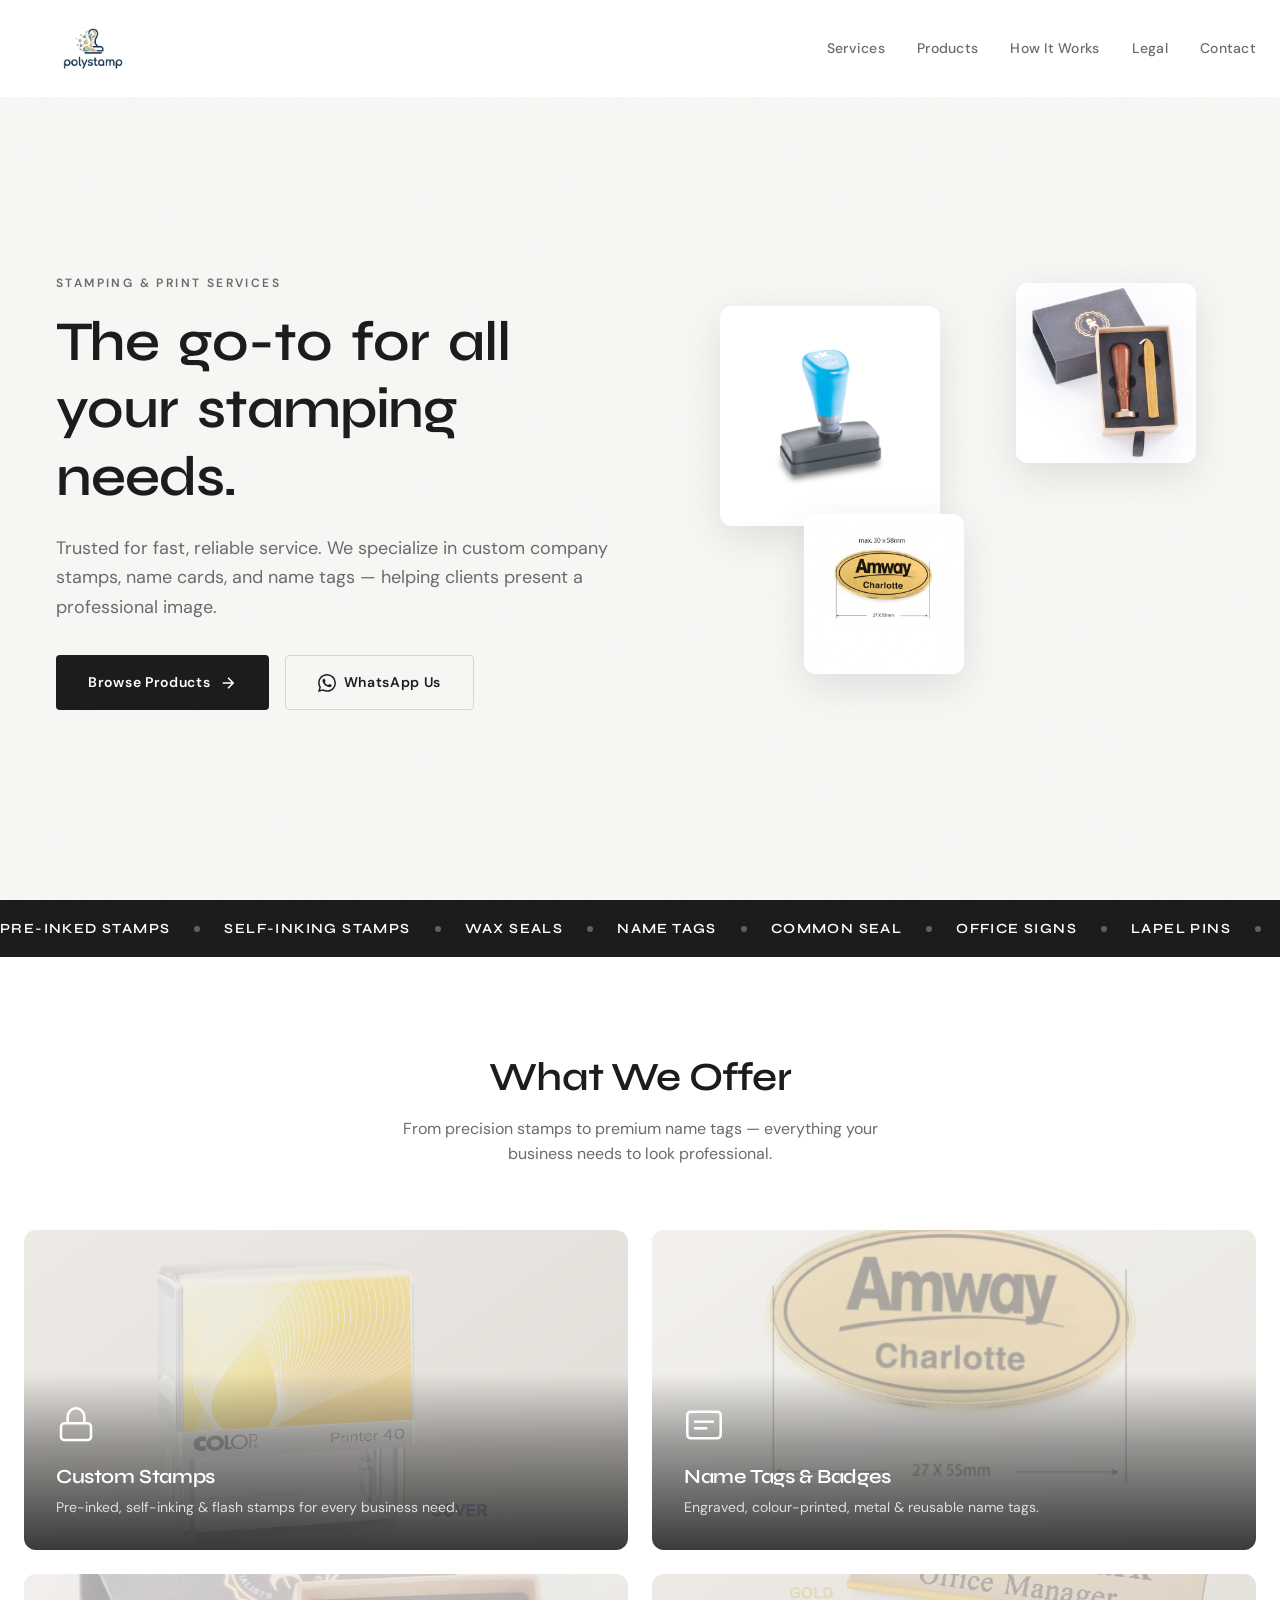
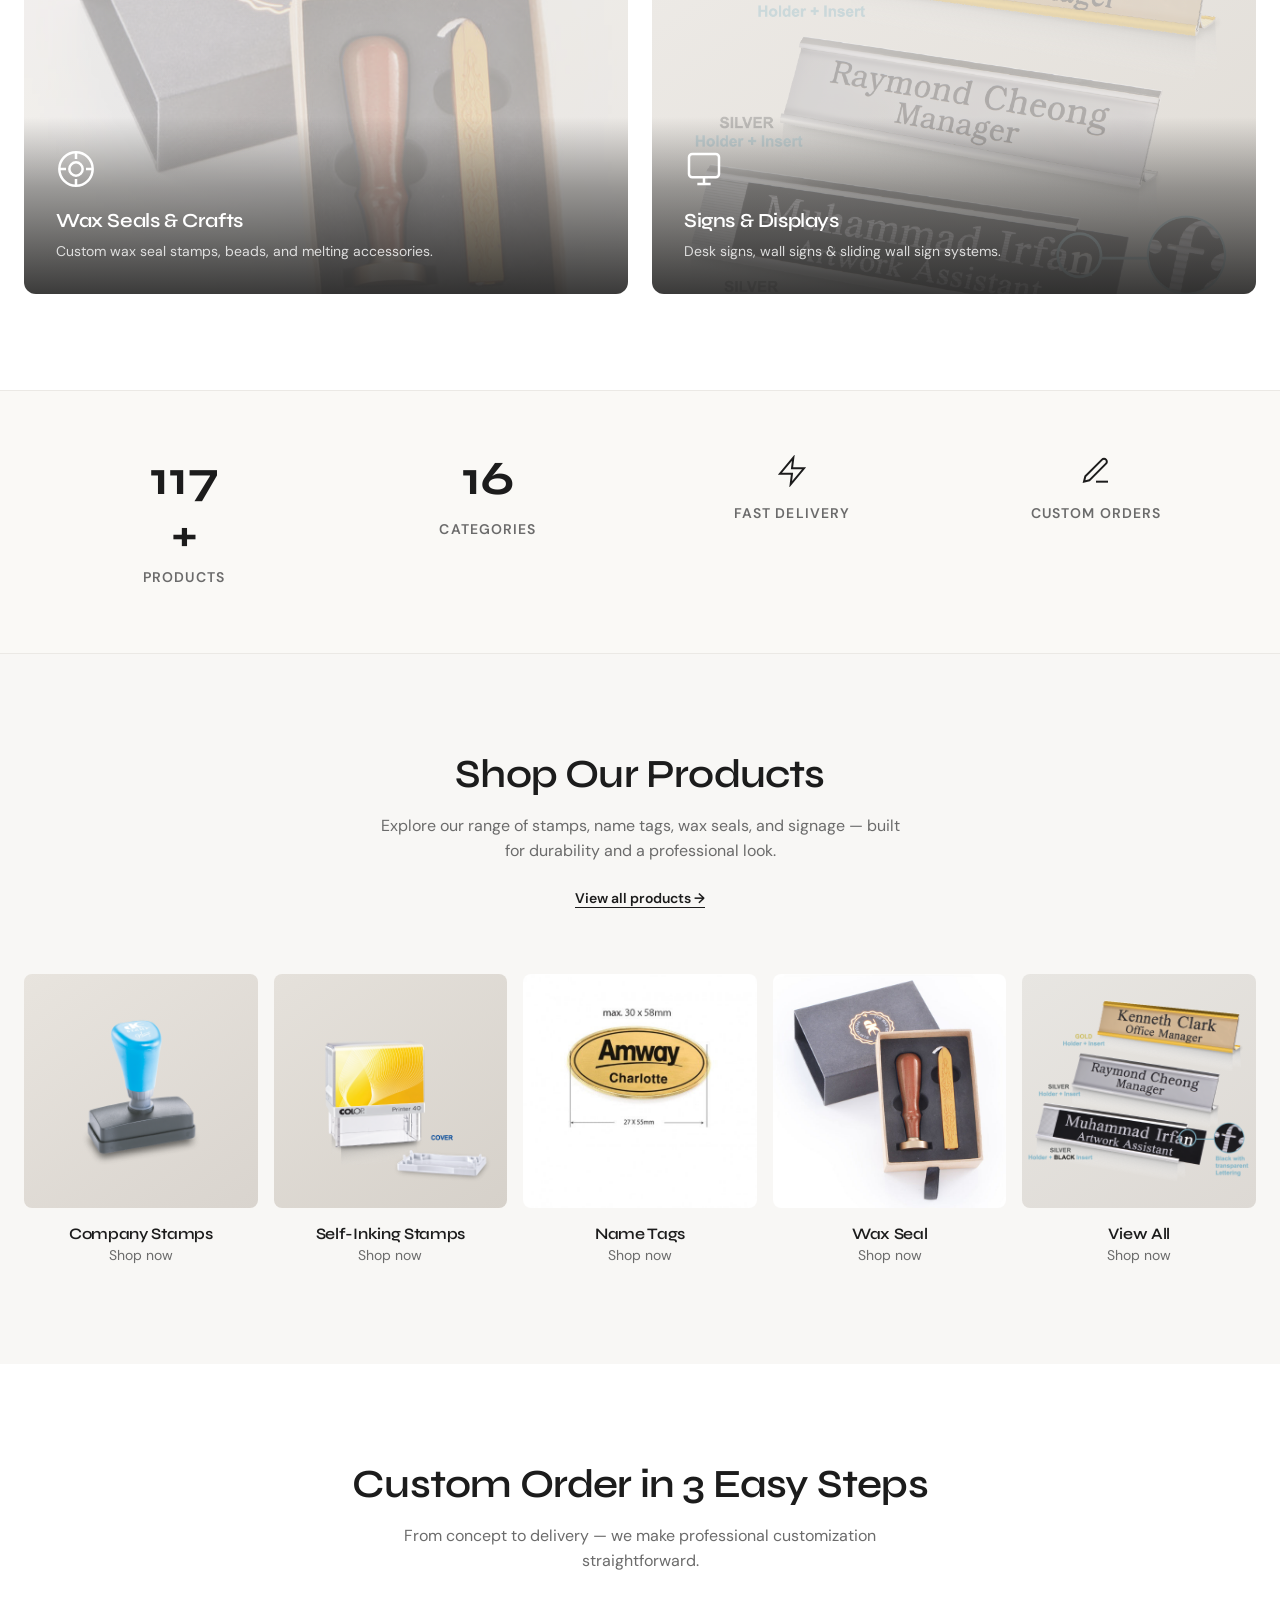
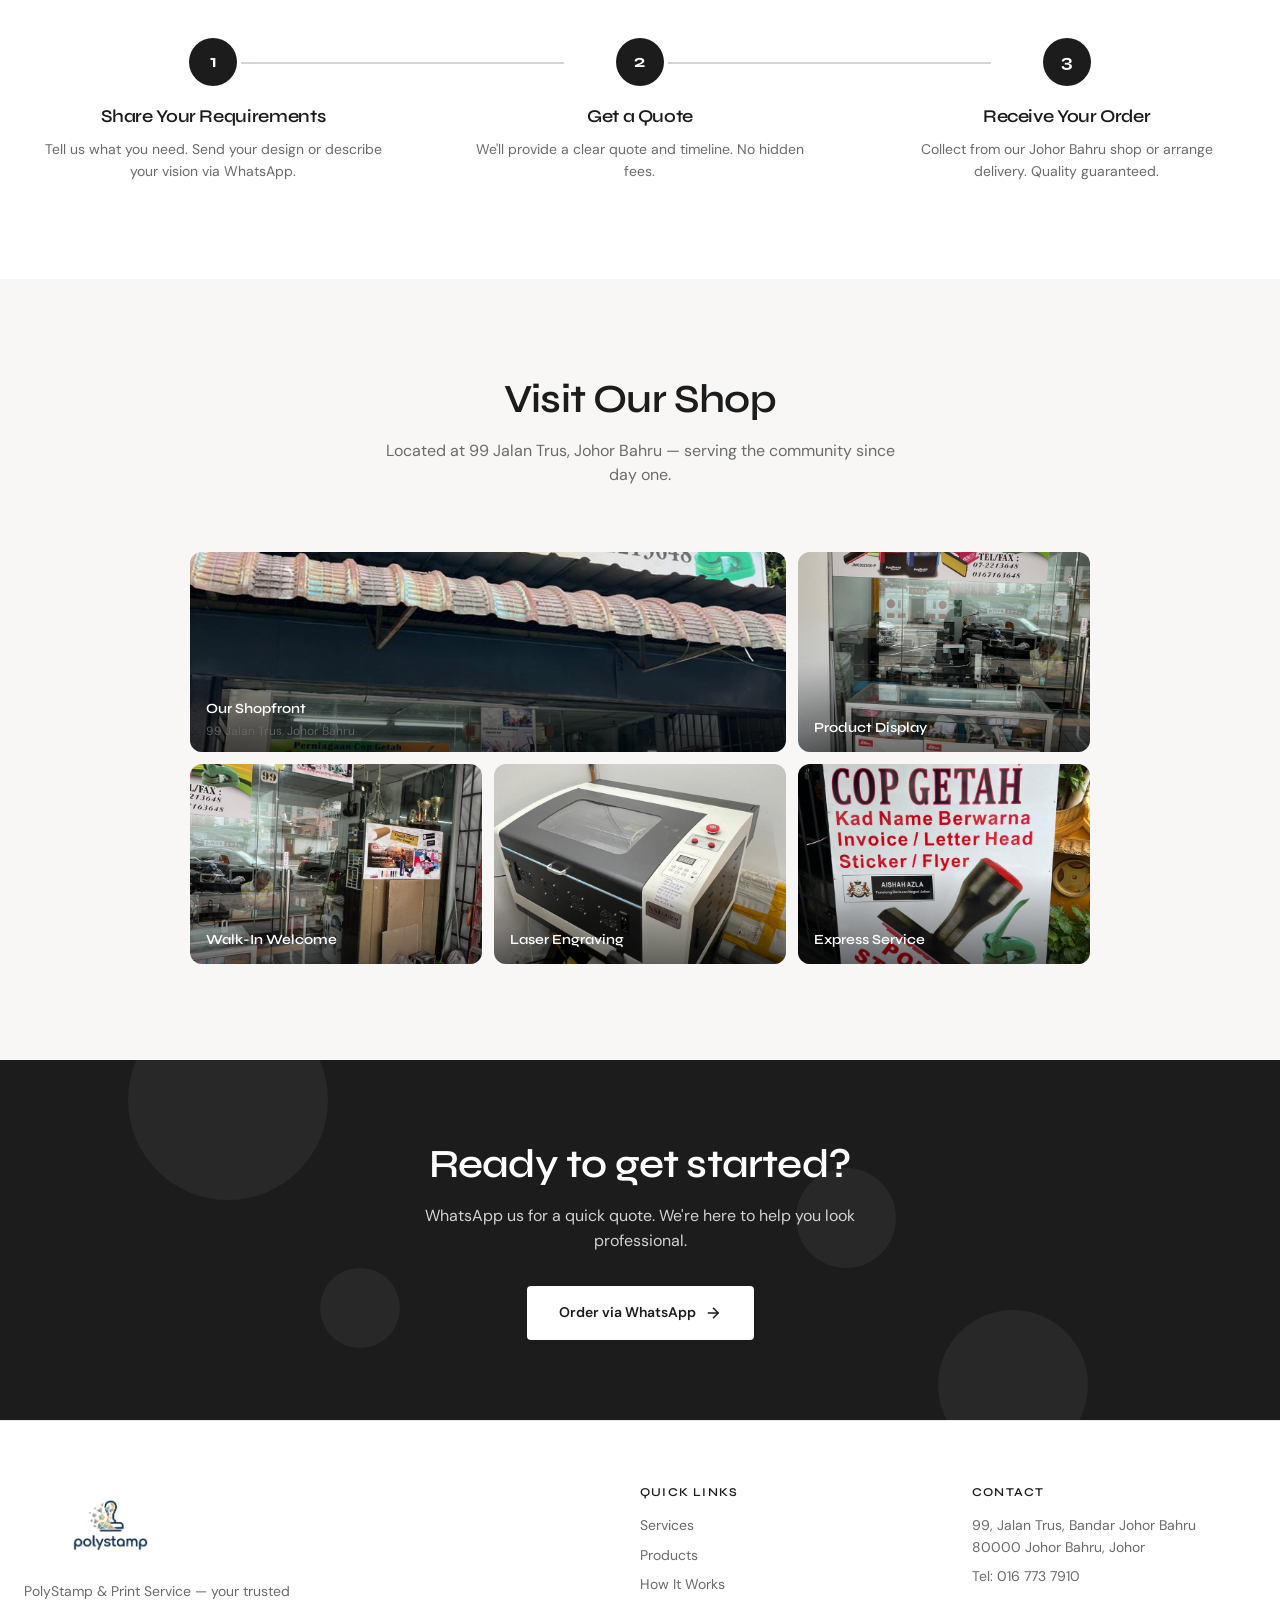
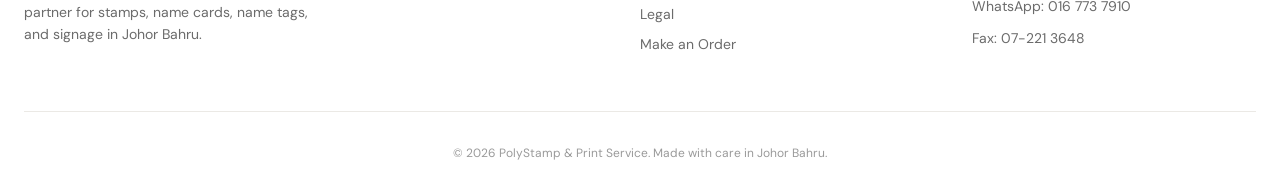
<file: index.html>
<!DOCTYPE html>
<html lang="en">
<head>
  <meta charset="UTF-8">
  <meta name="viewport" content="width=device-width, initial-scale=1.0">
  <meta name="description" content="PolyStamp & Print Services — Custom company stamps, name cards, name tags & office signs in Johor Bahru. Quality prints, beautiful details.">
  <title>PolyStamp & Print Services | Custom Stamps & Printing in Johor Bahru</title>
  <link rel="preconnect" href="https://fonts.googleapis.com">
  <link rel="preconnect" href="https://fonts.gstatic.com" crossorigin>
  <link href="https://fonts.googleapis.com/css2?family=DM+Sans:ital,opsz,wght@0,9..40,400;0,9..40,500;0,9..40,600;0,9..40,700&family=Syne:wght@400;500;600;700&display=swap" rel="stylesheet">
  <link rel="icon" type="image/png" href="images/logo.png">
  <link rel="stylesheet" href="styles.css">
</head>
<body>
  <header class="header" id="header">
    <nav class="nav">
      <a href="index.html" class="logo"><img src="images/logo.png" alt="PolyStamp" class="logo__img"></a>
      <button class="nav-toggle" id="navToggle" aria-label="Toggle menu">
        <span></span>
        <span></span>
        <span></span>
      </button>
      <ul class="nav-links" id="navLinks">
        <button class="nav-close" id="navClose" aria-label="Close menu">&times;</button>
        <li><a href="#services">Services</a></li>
        <li><a href="products.html">Products</a></li>
        <li><a href="#how-it-works">How It Works</a></li>
        <li><a href="legal.html">Legal</a></li>
        <li><a href="#contact">Contact</a></li>
      </ul>
    </nav>
  </header>

  <!-- ===== HERO — Split Layout ===== -->
  <section class="hero-split">
    <div class="hero-split__bg-grain"></div>
    <div class="container hero-split__inner">
      <div class="hero-split__text">
        <span class="hero-split__eyebrow reveal-text">Stamping & Print Services</span>
        <h1 class="hero-split__title">
          <span class="word-reveal"><span>The</span></span>
          <span class="word-reveal"><span>go-to</span></span>
          <span class="word-reveal"><span>for</span></span>
          <span class="word-reveal"><span>all</span></span>
          <span class="word-reveal"><span>your</span></span>
          <span class="word-reveal"><span>stamping</span></span>
          <span class="word-reveal"><span>needs.</span></span>
        </h1>
        <p class="hero-split__subtitle reveal-fade">Trusted for fast, reliable service. We specialize in custom company stamps, name cards, and name tags — helping clients present a professional image.</p>
        <div class="hero-split__ctas reveal-fade">
          <a href="products.html" class="btn-primary">
            Browse Products
            <svg width="18" height="18" viewBox="0 0 24 24" fill="none" stroke="currentColor" stroke-width="2"><path d="M5 12h14M12 5l7 7-7 7"/></svg>
          </a>
          <a href="https://wa.me/60167737910" class="btn-outline" target="_blank" rel="noopener">
            <svg width="18" height="18" viewBox="0 0 24 24" fill="currentColor"><path d="M17.472 14.382c-.297-.149-1.758-.867-2.03-.967-.273-.099-.471-.148-.67.15-.197.297-.767.966-.94 1.164-.173.199-.347.223-.644.075-.297-.15-1.255-.463-2.39-1.475-.883-.788-1.48-1.761-1.653-2.059-.173-.297-.018-.458.13-.606.134-.133.298-.347.446-.52.149-.174.198-.298.298-.497.099-.198.05-.371-.025-.52-.075-.149-.669-1.612-.916-2.207-.242-.579-.487-.5-.669-.51-.173-.008-.371-.01-.57-.01-.198 0-.52.074-.792.372-.272.297-1.04 1.016-1.04 2.479 0 1.462 1.065 2.875 1.213 3.074.149.198 2.096 3.2 5.077 4.487.709.306 1.262.489 1.694.625.712.227 1.36.195 1.871.118.571-.085 1.758-.719 2.006-1.413.248-.694.248-1.289.173-1.413-.074-.124-.272-.198-.57-.347m-5.421 7.403h-.004a9.87 9.87 0 01-5.031-1.378l-.361-.214-3.741.982.998-3.648-.235-.374a9.86 9.86 0 01-1.51-5.26c.001-5.45 4.436-9.884 9.888-9.884 2.64 0 5.122 1.03 6.988 2.898a9.825 9.825 0 012.893 6.994c-.003 5.45-4.437 9.884-9.885 9.884m8.413-18.297A11.815 11.815 0 0012.05 0C5.495 0 .16 5.335.157 11.892c0 2.096.547 4.142 1.588 5.945L.057 24l6.305-1.654a11.882 11.882 0 005.683 1.448h.005c6.554 0 11.89-5.335 11.893-11.893a11.821 11.821 0 00-3.48-8.413z"/></svg>
            WhatsApp Us
          </a>
        </div>
      </div>
      <div class="hero-split__images">
        <div class="hero-float hero-float--1">
          <img src="images/products/ae2563.png" alt="Company Stamp" loading="eager">
        </div>
        <div class="hero-float hero-float--2">
          <img src="images/products/wax-seal-custom.jpg" alt="Wax Seal" loading="eager">
        </div>
        <div class="hero-float hero-float--3">
          <img src="images/products/tag6.jpg" alt="Name Tag" loading="eager">
        </div>
      </div>
    </div>
  </section>

  <!-- ===== MARQUEE BANNER ===== -->
  <div class="marquee-strip">
    <div class="marquee-track">
      <span class="marquee-item">Pre-Inked Stamps</span>
      <span class="marquee-dot"></span>
      <span class="marquee-item">Self-Inking Stamps</span>
      <span class="marquee-dot"></span>
      <span class="marquee-item">Wax Seals</span>
      <span class="marquee-dot"></span>
      <span class="marquee-item">Name Tags</span>
      <span class="marquee-dot"></span>
      <span class="marquee-item">Common Seal</span>
      <span class="marquee-dot"></span>
      <span class="marquee-item">Office Signs</span>
      <span class="marquee-dot"></span>
      <span class="marquee-item">Lapel Pins</span>
      <span class="marquee-dot"></span>
      <span class="marquee-item">Ink & Refills</span>
      <span class="marquee-dot"></span>
      <!-- duplicate for seamless loop -->
      <span class="marquee-item">Pre-Inked Stamps</span>
      <span class="marquee-dot"></span>
      <span class="marquee-item">Self-Inking Stamps</span>
      <span class="marquee-dot"></span>
      <span class="marquee-item">Wax Seals</span>
      <span class="marquee-dot"></span>
      <span class="marquee-item">Name Tags</span>
      <span class="marquee-dot"></span>
      <span class="marquee-item">Common Seal</span>
      <span class="marquee-dot"></span>
      <span class="marquee-item">Office Signs</span>
      <span class="marquee-dot"></span>
      <span class="marquee-item">Lapel Pins</span>
      <span class="marquee-dot"></span>
      <span class="marquee-item">Ink & Refills</span>
      <span class="marquee-dot"></span>
    </div>
  </div>

  <!-- ===== SERVICES GRID ===== -->
  <section class="section" id="services">
    <div class="container">
      <div class="section__header reveal">
        <h2>What We Offer</h2>
        <p>From precision stamps to premium name tags — everything your business needs to look professional.</p>
      </div>
      <div class="services-grid reveal-stagger">
        <a href="products.html#company-stamps" class="service-card">
          <div class="service-card__bg">
            <img src="images/products/colop-p40.png" alt="Custom Stamps" loading="lazy">
          </div>
          <div class="service-card__content">
            <svg class="service-card__icon" width="40" height="40" viewBox="0 0 24 24" fill="none" stroke="currentColor" stroke-width="1.5"><rect x="3" y="11" width="18" height="10" rx="2"/><path d="M7 11V7a5 5 0 0110 0v4"/></svg>
            <h3>Custom Stamps</h3>
            <p>Pre-inked, self-inking & flash stamps for every business need.</p>
          </div>
        </a>
        <a href="products.html#engraved-name-tags" class="service-card">
          <div class="service-card__bg">
            <img src="images/products/tag6.jpg" alt="Name Tags" loading="lazy">
          </div>
          <div class="service-card__content">
            <svg class="service-card__icon" width="40" height="40" viewBox="0 0 24 24" fill="none" stroke="currentColor" stroke-width="1.5"><rect x="2" y="4" width="20" height="16" rx="2"/><line x1="6" y1="10" x2="18" y2="10"/><line x1="6" y1="14" x2="14" y2="14"/></svg>
            <h3>Name Tags & Badges</h3>
            <p>Engraved, colour-printed, metal & reusable name tags.</p>
          </div>
        </a>
        <a href="products.html#wax-seal" class="service-card">
          <div class="service-card__bg">
            <img src="images/products/wax-seal-custom.jpg" alt="Wax Seals" loading="lazy">
          </div>
          <div class="service-card__content">
            <svg class="service-card__icon" width="40" height="40" viewBox="0 0 24 24" fill="none" stroke="currentColor" stroke-width="1.5"><circle cx="12" cy="12" r="10"/><circle cx="12" cy="12" r="4"/><path d="M12 2v4M12 18v4M2 12h4M18 12h4"/></svg>
            <h3>Wax Seals & Crafts</h3>
            <p>Custom wax seal stamps, beads, and melting accessories.</p>
          </div>
        </a>
        <a href="products.html#desk-wall-signs" class="service-card">
          <div class="service-card__bg">
            <img src="images/products/desk-sign.png" alt="Signs" loading="lazy">
          </div>
          <div class="service-card__content">
            <svg class="service-card__icon" width="40" height="40" viewBox="0 0 24 24" fill="none" stroke="currentColor" stroke-width="1.5"><rect x="3" y="3" width="18" height="14" rx="2"/><line x1="12" y1="17" x2="12" y2="21"/><line x1="8" y1="21" x2="16" y2="21"/></svg>
            <h3>Signs & Displays</h3>
            <p>Desk signs, wall signs & sliding wall sign systems.</p>
          </div>
        </a>
      </div>
    </div>
  </section>

  <!-- ===== STATS COUNTER ===== -->
  <section class="stats-section">
    <div class="container">
      <div class="stats-grid reveal-stagger">
        <div class="stat-card">
          <span class="stat-card__number" data-target="128">0</span>
          <span class="stat-card__suffix">+</span>
          <p class="stat-card__label">Products</p>
        </div>
        <div class="stat-card">
          <span class="stat-card__number" data-target="18">0</span>
          <span class="stat-card__suffix"></span>
          <p class="stat-card__label">Categories</p>
        </div>
        <div class="stat-card">
          <svg class="stat-card__icon" width="32" height="32" viewBox="0 0 24 24" fill="none" stroke="currentColor" stroke-width="1.5"><path d="M13 2L3 14h9l-1 8 10-12h-9l1-8z"/></svg>
          <p class="stat-card__label">Fast Delivery</p>
        </div>
        <div class="stat-card">
          <svg class="stat-card__icon" width="32" height="32" viewBox="0 0 24 24" fill="none" stroke="currentColor" stroke-width="1.5"><path d="M12 20h9"/><path d="M16.5 3.5a2.121 2.121 0 013 3L7 19l-4 1 1-4L16.5 3.5z"/></svg>
          <p class="stat-card__label">Custom Orders</p>
        </div>
      </div>
    </div>
  </section>

  <!-- ===== PRODUCT SHOWCASE ===== -->
  <section class="section section--alt">
    <div class="container">
      <div class="section__header reveal">
        <h2>Shop Our Products</h2>
        <p>Explore our range of stamps, name tags, wax seals, and signage — built for durability and a professional look.</p>
        <a href="products.html" class="section__cta">View all products &rarr;</a>
      </div>
      <div class="shop-grid reveal-stagger">
        <a href="products.html#company-stamps" class="shop-card">
          <div class="shop-card__image"><img src="images/products/ae2563.png" alt="Company Stamps" loading="lazy"></div>
          <h4>Company Stamps</h4>
          <span>Shop now</span>
        </a>
        <a href="products.html#self-inking-stamps" class="shop-card">
          <div class="shop-card__image"><img src="images/products/colop-p40.png" alt="Self-Inking Stamps" loading="lazy"></div>
          <h4>Self-Inking Stamps</h4>
          <span>Shop now</span>
        </a>
        <a href="products.html#engraved-name-tags" class="shop-card">
          <div class="shop-card__image"><img src="images/products/tag6.jpg" alt="Name Tags" loading="lazy"></div>
          <h4>Name Tags</h4>
          <span>Shop now</span>
        </a>
        <a href="products.html#wax-seal" class="shop-card">
          <div class="shop-card__image"><img src="images/products/wax-seal-custom.jpg" alt="Wax Seal" loading="lazy"></div>
          <h4>Wax Seal</h4>
          <span>Shop now</span>
        </a>
        <a href="products.html" class="shop-card">
          <div class="shop-card__image"><img src="images/products/desk-sign.png" alt="View All Products" loading="lazy"></div>
          <h4>View All</h4>
          <span>Shop now</span>
        </a>
      </div>
    </div>
  </section>

  <!-- ===== HOW IT WORKS ===== -->
  <section class="section steps-section" id="how-it-works">
    <div class="container">
      <div class="section__header reveal">
        <h2>Custom Order in 3 Easy Steps</h2>
        <p>From concept to delivery — we make professional customization straightforward.</p>
      </div>
      <div class="steps-timeline reveal-stagger">
        <div class="step-card-v2">
          <div class="step-card-v2__num">1</div>
          <div class="step-card-v2__line"></div>
          <h4>Share Your Requirements</h4>
          <p>Tell us what you need. Send your design or describe your vision via WhatsApp.</p>
        </div>
        <div class="step-card-v2">
          <div class="step-card-v2__num">2</div>
          <div class="step-card-v2__line"></div>
          <h4>Get a Quote</h4>
          <p>We'll provide a clear quote and timeline. No hidden fees.</p>
        </div>
        <div class="step-card-v2">
          <div class="step-card-v2__num">3</div>
          <div class="step-card-v2__line"></div>
          <h4>Receive Your Order</h4>
          <p>Collect from our Johor Bahru shop or arrange delivery. Quality guaranteed.</p>
        </div>
      </div>
    </div>
  </section>

  <!-- ===== VISIT OUR SHOP ===== -->
  <section class="section shop-visit-section" id="our-shop">
    <div class="container">
      <div class="section__header reveal">
        <h2>Visit Our Shop</h2>
        <p>Located at 99 Jalan Trus, Johor Bahru — serving the community since day one.</p>
      </div>
      <div class="shop-bento reveal-stagger">
        <div class="shop-bento__item shop-bento__item--wide">
          <img src="images/shop-exterior.jpg" alt="PolyStamp shop exterior at Jalan Trus, Johor Bahru" loading="lazy">
          <div class="shop-bento__overlay">
            <span class="shop-bento__tag">Our Shopfront</span>
            <p>99 Jalan Trus, Johor Bahru</p>
          </div>
        </div>
        <div class="shop-bento__item">
          <img src="images/shop-display.jpg" alt="PolyStamp product display window" loading="lazy">
          <div class="shop-bento__overlay">
            <span class="shop-bento__tag">Product Display</span>
          </div>
        </div>
        <div class="shop-bento__item">
          <img src="images/shop-entrance.jpg" alt="PolyStamp shop entrance" loading="lazy">
          <div class="shop-bento__overlay">
            <span class="shop-bento__tag">Walk-In Welcome</span>
          </div>
        </div>
        <div class="shop-bento__item">
          <img src="images/shop-laser.jpg" alt="NSI Laser engraving and cutting machine" loading="lazy">
          <div class="shop-bento__overlay">
            <span class="shop-bento__tag">Laser Engraving</span>
          </div>
        </div>
        <div class="shop-bento__item">
          <img src="images/shop-signboard.jpg" alt="PolyStamp express rubber stamp signboard" loading="lazy">
          <div class="shop-bento__overlay">
            <span class="shop-bento__tag">Express Service</span>
          </div>
        </div>
      </div>
    </div>
  </section>

  <!-- ===== CTA BANNER ===== -->
  <section class="cta-banner cta-banner--animated">
    <div class="cta-particles">
      <div class="cta-particle cta-particle--1"></div>
      <div class="cta-particle cta-particle--2"></div>
      <div class="cta-particle cta-particle--3"></div>
      <div class="cta-particle cta-particle--4"></div>
    </div>
    <div class="container reveal">
      <h2>Ready to get started?</h2>
      <p>WhatsApp us for a quick quote. We're here to help you look professional.</p>
      <a href="https://wa.me/60167737910" class="btn" target="_blank" rel="noopener">
        Order via WhatsApp
        <svg width="18" height="18" viewBox="0 0 24 24" fill="none" stroke="currentColor" stroke-width="2"><path d="M5 12h14M12 5l7 7-7 7"/></svg>
      </a>
    </div>
  </section>

  <footer class="footer" id="contact">
    <div class="footer__grid">
      <div class="footer__brand">
        <span class="logo"><img src="images/logo.png" alt="PolyStamp" class="logo__img"></span>
        <p>PolyStamp & Print Service — your trusted partner for stamps, name cards, name tags, and signage in Johor Bahru.</p>
      </div>
      <div class="footer__links">
        <h5>Quick Links</h5>
        <ul>
          <li><a href="#services">Services</a></li>
          <li><a href="products.html">Products</a></li>
          <li><a href="#how-it-works">How It Works</a></li>
          <li><a href="legal.html">Legal</a></li>
          <li><a href="https://wa.me/60167737910" target="_blank" rel="noopener">Make an Order</a></li>
        </ul>
      </div>
      <div class="footer__contact">
        <h5>Contact</h5>
        <a href="https://maps.google.com/?q=99+Jalan+Trus+Johor+Bahru" target="_blank" rel="noopener">99, Jalan Trus, Bandar Johor Bahru<br>80000 Johor Bahru, Johor</a>
        <a href="tel:0167737910">Tel: 016 773 7910</a>
        <a href="https://wa.me/60167737910" target="_blank" rel="noopener">WhatsApp: 016 773 7910</a>
        <span class="footer__fax">Fax: 07-221 3648</span>
      </div>
    </div>
    <div class="footer__bottom">
      <p>&copy; 2026 PolyStamp & Print Service. Made with care in Johor Bahru.</p>
    </div>
  </footer>

  <script>
    // Header scroll
    const header = document.getElementById('header');
    window.addEventListener('scroll', () => header.classList.toggle('scrolled', window.scrollY > 50), { passive: true });

    // Mobile nav
    const navToggle = document.getElementById('navToggle');
    navToggle?.addEventListener('click', () => {
      document.body.classList.toggle('menu-open');
      navToggle.setAttribute('aria-expanded', navToggle.getAttribute('aria-expanded') === 'true' ? 'false' : 'true');
    });
    document.getElementById('navClose')?.addEventListener('click', () => {
      document.body.classList.remove('menu-open');
      navToggle.setAttribute('aria-expanded', 'false');
    });
    document.querySelectorAll('.nav-links a').forEach(link => link.addEventListener('click', () => document.body.classList.remove('menu-open')));

    // Scroll-reveal system
    const revealObserver = new IntersectionObserver((entries) => {
      entries.forEach(entry => {
        if (entry.isIntersecting) {
          entry.target.classList.add('revealed');
          revealObserver.unobserve(entry.target);
        }
      });
    }, { threshold: 0.15 });

    document.querySelectorAll('.reveal, .reveal-stagger').forEach(el => revealObserver.observe(el));

    // Stats counter animation
    const counterObserver = new IntersectionObserver((entries) => {
      entries.forEach(entry => {
        if (entry.isIntersecting) {
          const counters = entry.target.querySelectorAll('[data-target]');
          counters.forEach(counter => {
            const target = parseInt(counter.dataset.target);
            const duration = 1500;
            const start = performance.now();
            function update(now) {
              const elapsed = now - start;
              const progress = Math.min(elapsed / duration, 1);
              const eased = 1 - Math.pow(1 - progress, 3);
              counter.textContent = Math.floor(eased * target);
              if (progress < 1) requestAnimationFrame(update);
            }
            requestAnimationFrame(update);
          });
          counterObserver.unobserve(entry.target);
        }
      });
    }, { threshold: 0.3 });

    document.querySelectorAll('.stats-grid').forEach(el => counterObserver.observe(el));
  </script>
</body>
</html>
</file>
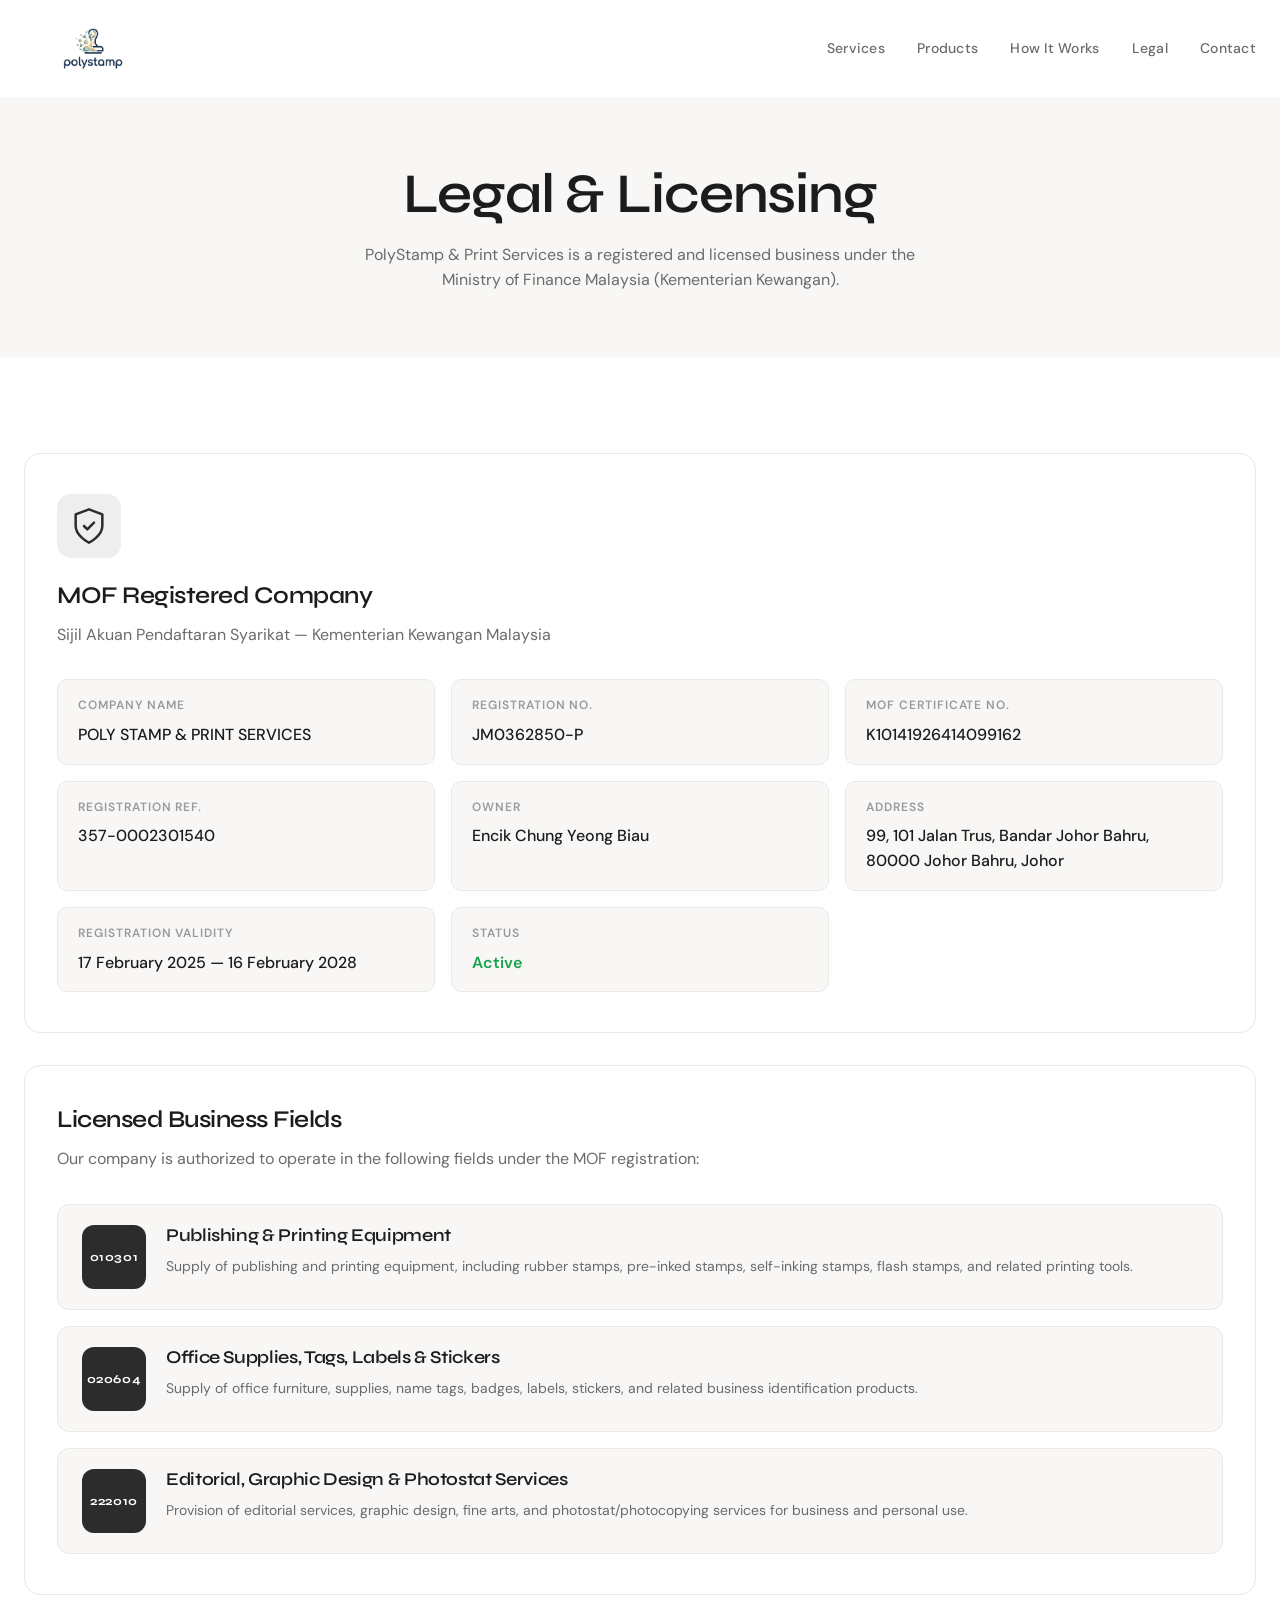
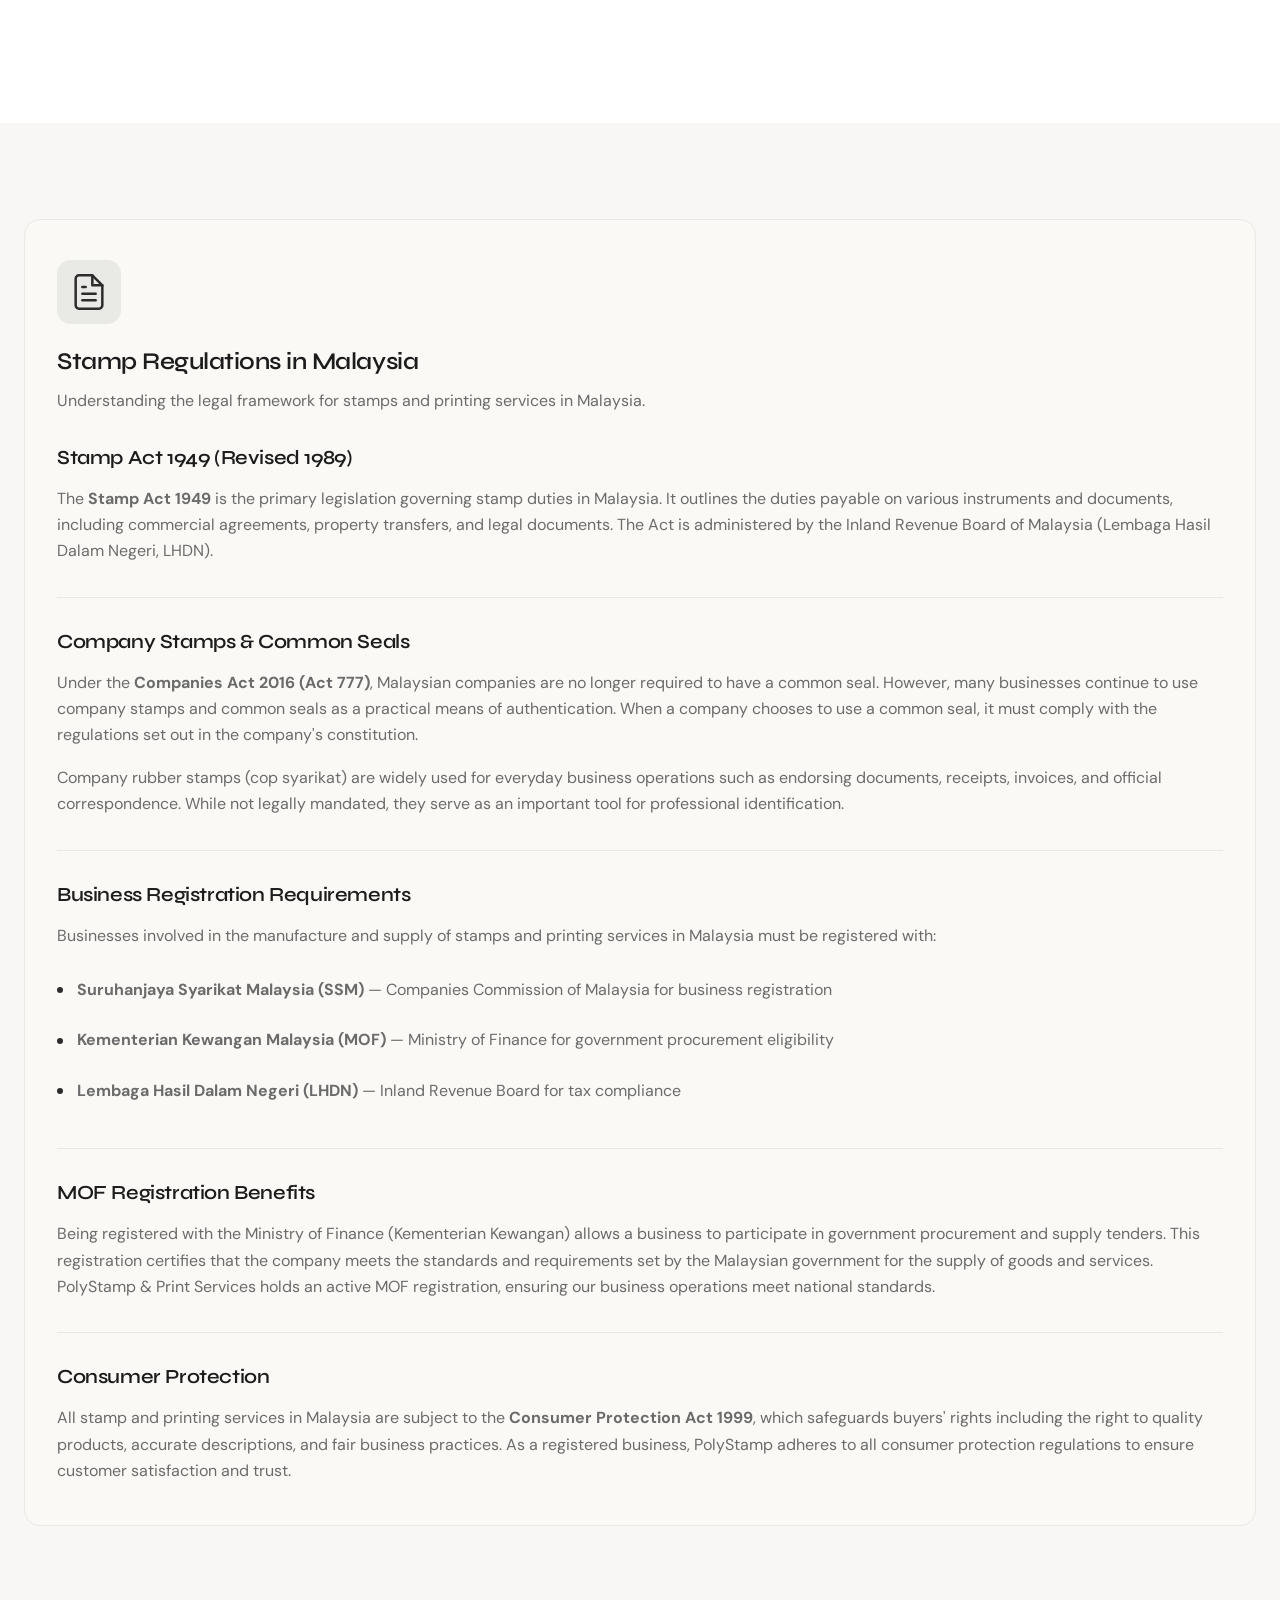
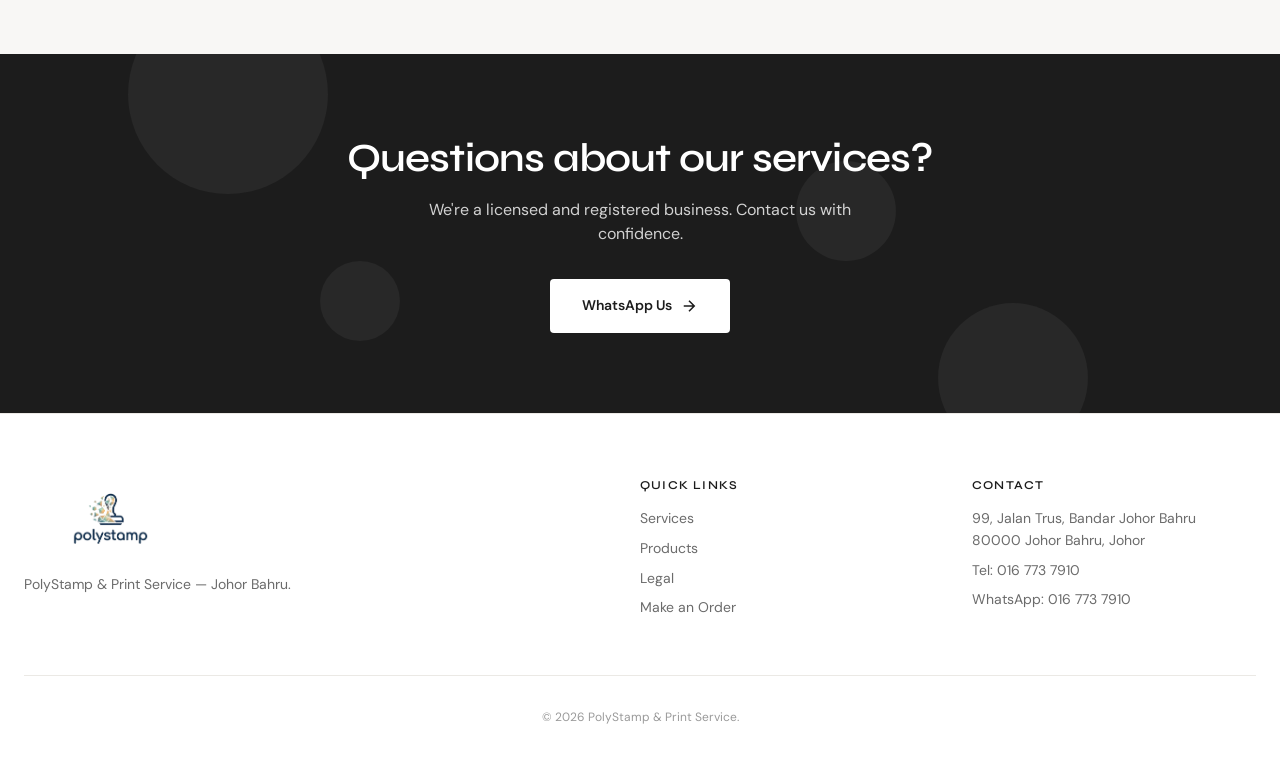
<file: legal.html>
<!DOCTYPE html>
<html lang="en">
<head>
  <meta charset="UTF-8">
  <meta name="viewport" content="width=device-width, initial-scale=1.0">
  <meta name="description" content="PolyStamp & Print Services — Licensed and registered with Kementerian Kewangan Malaysia. Learn about Malaysian stamp regulations and our credentials.">
  <title>Legal & Licensing | PolyStamp & Print Services</title>
  <link rel="preconnect" href="https://fonts.googleapis.com">
  <link rel="preconnect" href="https://fonts.gstatic.com" crossorigin>
  <link href="https://fonts.googleapis.com/css2?family=DM+Sans:ital,opsz,wght@0,9..40,400;0,9..40,500;0,9..40,600;0,9..40,700&family=Syne:wght@400;500;600;700&display=swap" rel="stylesheet">
  <link rel="icon" type="image/png" href="images/logo.png">
  <link rel="stylesheet" href="styles.css">
</head>
<body>
  <header class="header" id="header">
    <nav class="nav">
      <a href="index.html" class="logo"><img src="images/logo.png" alt="PolyStamp" class="logo__img"></a>
      <button class="nav-toggle" id="navToggle" aria-label="Toggle menu">
        <span></span>
        <span></span>
        <span></span>
      </button>
      <ul class="nav-links" id="navLinks">
        <button class="nav-close" id="navClose" aria-label="Close menu">&times;</button>
        <li><a href="index.html#services">Services</a></li>
        <li><a href="products.html">Products</a></li>
        <li><a href="index.html#how-it-works">How It Works</a></li>
        <li><a href="legal.html" class="active">Legal</a></li>
        <li><a href="index.html#contact">Contact</a></li>
      </ul>
    </nav>
  </header>

  <main class="page-header">
    <div class="container">
      <h1>Legal & Licensing</h1>
      <p>PolyStamp & Print Services is a registered and licensed business under the Ministry of Finance Malaysia (Kementerian Kewangan).</p>
    </div>
  </main>

  <!-- ===== COMPANY REGISTRATION ===== -->
  <section class="section legal-section">
    <div class="container">
      <div class="legal-card reveal">
        <div class="legal-card__icon">
          <svg width="40" height="40" viewBox="0 0 24 24" fill="none" stroke="currentColor" stroke-width="1.5" stroke-linecap="round" stroke-linejoin="round">
            <path d="M12 22s8-4 8-10V5l-8-3-8 3v7c0 6 8 10 8 10z"/>
            <path d="M9 12l2 2 4-4"/>
          </svg>
        </div>
        <h2>MOF Registered Company</h2>
        <p class="legal-card__subtitle">Sijil Akuan Pendaftaran Syarikat — Kementerian Kewangan Malaysia</p>
        <div class="legal-details">
          <div class="legal-detail">
            <span class="legal-detail__label">Company Name</span>
            <span class="legal-detail__value">POLY STAMP & PRINT SERVICES</span>
          </div>
          <div class="legal-detail">
            <span class="legal-detail__label">Registration No.</span>
            <span class="legal-detail__value">JM0362850-P</span>
          </div>
          <div class="legal-detail">
            <span class="legal-detail__label">MOF Certificate No.</span>
            <span class="legal-detail__value">K10141926414099162</span>
          </div>
          <div class="legal-detail">
            <span class="legal-detail__label">Registration Ref.</span>
            <span class="legal-detail__value">357-0002301540</span>
          </div>
          <div class="legal-detail">
            <span class="legal-detail__label">Owner</span>
            <span class="legal-detail__value">Encik Chung Yeong Biau</span>
          </div>
          <div class="legal-detail">
            <span class="legal-detail__label">Address</span>
            <span class="legal-detail__value">99, 101 Jalan Trus, Bandar Johor Bahru, 80000 Johor Bahru, Johor</span>
          </div>
          <div class="legal-detail">
            <span class="legal-detail__label">Registration Validity</span>
            <span class="legal-detail__value">17 February 2025 — 16 February 2028</span>
          </div>
          <div class="legal-detail">
            <span class="legal-detail__label">Status</span>
            <span class="legal-detail__value legal-detail__value--active">Active</span>
          </div>
        </div>
      </div>

      <!-- Licensed Fields -->
      <div class="legal-card reveal">
        <h2>Licensed Business Fields</h2>
        <p class="legal-card__subtitle">Our company is authorized to operate in the following fields under the MOF registration:</p>
        <div class="legal-fields">
          <div class="legal-field">
            <div class="legal-field__code">010301</div>
            <div class="legal-field__info">
              <h4>Publishing & Printing Equipment</h4>
              <p>Supply of publishing and printing equipment, including rubber stamps, pre-inked stamps, self-inking stamps, flash stamps, and related printing tools.</p>
            </div>
          </div>
          <div class="legal-field">
            <div class="legal-field__code">020604</div>
            <div class="legal-field__info">
              <h4>Office Supplies, Tags, Labels & Stickers</h4>
              <p>Supply of office furniture, supplies, name tags, badges, labels, stickers, and related business identification products.</p>
            </div>
          </div>
          <div class="legal-field">
            <div class="legal-field__code">222010</div>
            <div class="legal-field__info">
              <h4>Editorial, Graphic Design & Photostat Services</h4>
              <p>Provision of editorial services, graphic design, fine arts, and photostat/photocopying services for business and personal use.</p>
            </div>
          </div>
        </div>
      </div>
    </div>
  </section>

  <!-- ===== STAMP REGULATIONS IN MALAYSIA ===== -->
  <section class="section legal-section legal-section--alt">
    <div class="container">
      <div class="legal-card reveal">
        <div class="legal-card__icon">
          <svg width="40" height="40" viewBox="0 0 24 24" fill="none" stroke="currentColor" stroke-width="1.5" stroke-linecap="round" stroke-linejoin="round">
            <path d="M14 2H6a2 2 0 00-2 2v16a2 2 0 002 2h12a2 2 0 002-2V8z"/>
            <polyline points="14 2 14 8 20 8"/>
            <line x1="16" y1="13" x2="8" y2="13"/>
            <line x1="16" y1="17" x2="8" y2="17"/>
            <polyline points="10 9 9 9 8 9"/>
          </svg>
        </div>
        <h2>Stamp Regulations in Malaysia</h2>
        <p class="legal-card__subtitle">Understanding the legal framework for stamps and printing services in Malaysia.</p>

        <div class="legal-content">
          <div class="legal-content__block">
            <h3>Stamp Act 1949 (Revised 1989)</h3>
            <p>The <strong>Stamp Act 1949</strong> is the primary legislation governing stamp duties in Malaysia. It outlines the duties payable on various instruments and documents, including commercial agreements, property transfers, and legal documents. The Act is administered by the Inland Revenue Board of Malaysia (Lembaga Hasil Dalam Negeri, LHDN).</p>
          </div>

          <div class="legal-content__block">
            <h3>Company Stamps & Common Seals</h3>
            <p>Under the <strong>Companies Act 2016 (Act 777)</strong>, Malaysian companies are no longer required to have a common seal. However, many businesses continue to use company stamps and common seals as a practical means of authentication. When a company chooses to use a common seal, it must comply with the regulations set out in the company's constitution.</p>
            <p>Company rubber stamps (cop syarikat) are widely used for everyday business operations such as endorsing documents, receipts, invoices, and official correspondence. While not legally mandated, they serve as an important tool for professional identification.</p>
          </div>

          <div class="legal-content__block">
            <h3>Business Registration Requirements</h3>
            <p>Businesses involved in the manufacture and supply of stamps and printing services in Malaysia must be registered with:</p>
            <ul>
              <li><strong>Suruhanjaya Syarikat Malaysia (SSM)</strong> — Companies Commission of Malaysia for business registration</li>
              <li><strong>Kementerian Kewangan Malaysia (MOF)</strong> — Ministry of Finance for government procurement eligibility</li>
              <li><strong>Lembaga Hasil Dalam Negeri (LHDN)</strong> — Inland Revenue Board for tax compliance</li>
            </ul>
          </div>

          <div class="legal-content__block">
            <h3>MOF Registration Benefits</h3>
            <p>Being registered with the Ministry of Finance (Kementerian Kewangan) allows a business to participate in government procurement and supply tenders. This registration certifies that the company meets the standards and requirements set by the Malaysian government for the supply of goods and services. PolyStamp & Print Services holds an active MOF registration, ensuring our business operations meet national standards.</p>
          </div>

          <div class="legal-content__block">
            <h3>Consumer Protection</h3>
            <p>All stamp and printing services in Malaysia are subject to the <strong>Consumer Protection Act 1999</strong>, which safeguards buyers' rights including the right to quality products, accurate descriptions, and fair business practices. As a registered business, PolyStamp adheres to all consumer protection regulations to ensure customer satisfaction and trust.</p>
          </div>
        </div>
      </div>
    </div>
  </section>

  <!-- ===== CTA ===== -->
  <section class="cta-banner cta-banner--animated">
    <div class="cta-particles">
      <div class="cta-particle cta-particle--1"></div>
      <div class="cta-particle cta-particle--2"></div>
      <div class="cta-particle cta-particle--3"></div>
      <div class="cta-particle cta-particle--4"></div>
    </div>
    <div class="container reveal">
      <h2>Questions about our services?</h2>
      <p>We're a licensed and registered business. Contact us with confidence.</p>
      <a href="https://wa.me/60167737910" class="btn" target="_blank" rel="noopener">
        WhatsApp Us
        <svg width="18" height="18" viewBox="0 0 24 24" fill="none" stroke="currentColor" stroke-width="2"><path d="M5 12h14M12 5l7 7-7 7"/></svg>
      </a>
    </div>
  </section>

  <footer class="footer">
    <div class="footer__grid">
      <div class="footer__brand">
        <span class="logo"><img src="images/logo.png" alt="PolyStamp" class="logo__img"></span>
        <p>PolyStamp & Print Service — Johor Bahru.</p>
      </div>
      <div class="footer__links">
        <h5>Quick Links</h5>
        <ul>
          <li><a href="index.html#services">Services</a></li>
          <li><a href="products.html">Products</a></li>
          <li><a href="legal.html">Legal</a></li>
          <li><a href="https://wa.me/60167737910" target="_blank" rel="noopener">Make an Order</a></li>
        </ul>
      </div>
      <div class="footer__contact">
        <h5>Contact</h5>
        <a href="https://maps.google.com/?q=99+Jalan+Trus+Johor+Bahru" target="_blank" rel="noopener">99, Jalan Trus, Bandar Johor Bahru<br>80000 Johor Bahru, Johor</a>
        <a href="tel:0167737910">Tel: 016 773 7910</a>
        <a href="https://wa.me/60167737910" target="_blank" rel="noopener">WhatsApp: 016 773 7910</a>
      </div>
    </div>
    <div class="footer__bottom">
      <p>&copy; 2026 PolyStamp & Print Service.</p>
    </div>
  </footer>

  <script>
    // Header scroll
    const header = document.getElementById('header');
    window.addEventListener('scroll', () => header.classList.toggle('scrolled', window.scrollY > 50), { passive: true });

    // Mobile nav
    const navToggle = document.getElementById('navToggle');
    navToggle?.addEventListener('click', () => {
      document.body.classList.toggle('menu-open');
      navToggle.setAttribute('aria-expanded', navToggle.getAttribute('aria-expanded') === 'true' ? 'false' : 'true');
    });
    document.getElementById('navClose')?.addEventListener('click', () => {
      document.body.classList.remove('menu-open');
      navToggle.setAttribute('aria-expanded', 'false');
    });
    document.querySelectorAll('.nav-links a').forEach(link => link.addEventListener('click', () => document.body.classList.remove('menu-open')));

    // Scroll-reveal system
    const revealObserver = new IntersectionObserver((entries) => {
      entries.forEach(entry => {
        if (entry.isIntersecting) {
          entry.target.classList.add('revealed');
          revealObserver.unobserve(entry.target);
        }
      });
    }, { threshold: 0.15 });

    document.querySelectorAll('.reveal, .reveal-stagger').forEach(el => revealObserver.observe(el));
  </script>
</body>
</html>
</file>
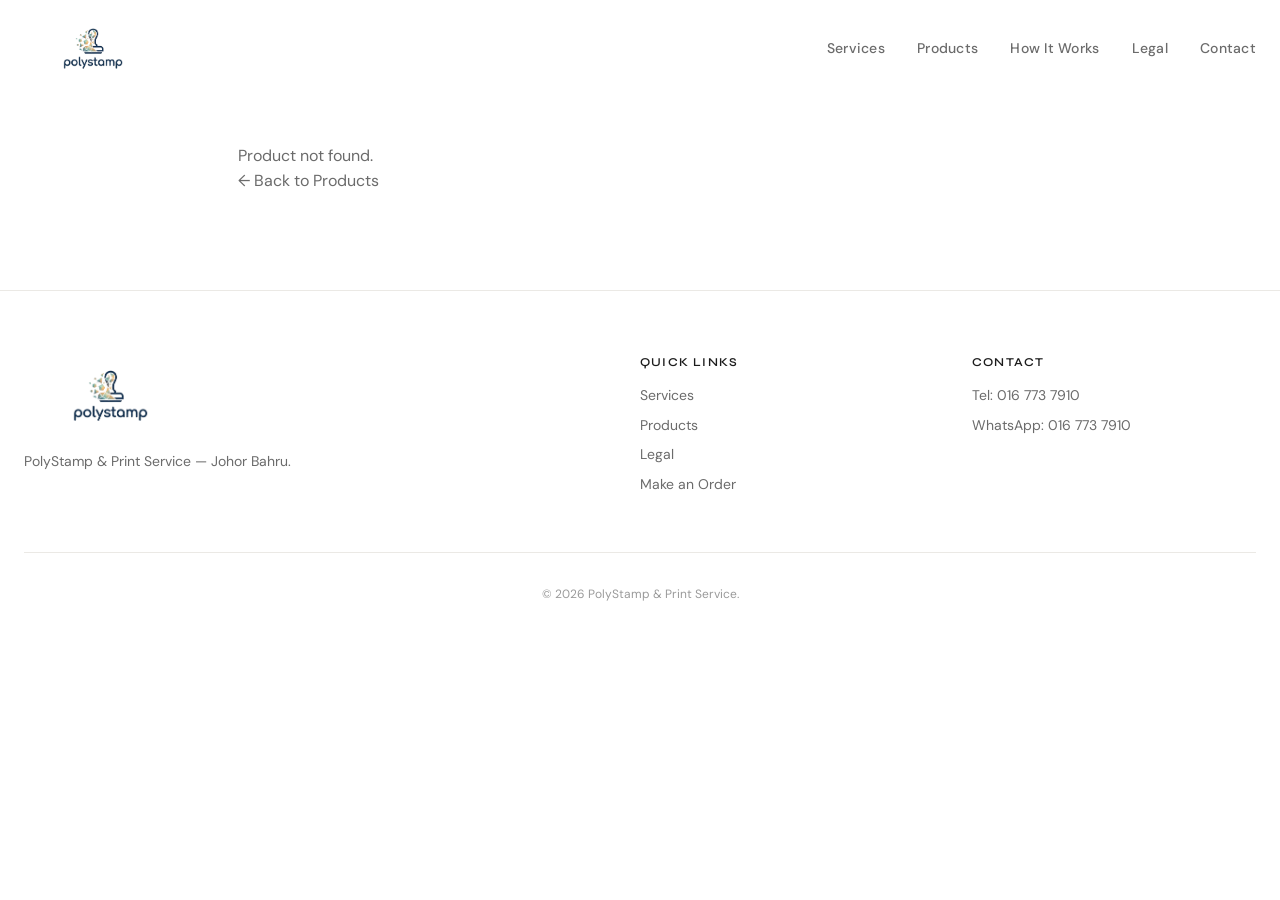
<file: product.html>
<!DOCTYPE html>
<html lang="en">
<head>
  <meta charset="UTF-8">
  <meta name="viewport" content="width=device-width, initial-scale=1.0">
  <title>Product | PolyStamp & Print Services</title>
  <link rel="preconnect" href="https://fonts.googleapis.com">
  <link rel="preconnect" href="https://fonts.gstatic.com" crossorigin>
  <link href="https://fonts.googleapis.com/css2?family=DM+Sans:ital,opsz,wght@0,9..40,400;0,9..40,500;0,9..40,600;0,9..40,700&family=Syne:wght@400;500;600;700&display=swap" rel="stylesheet">
  <link rel="icon" type="image/png" href="images/logo.png">
  <link rel="stylesheet" href="styles.css">
</head>
<body>
  <header class="header" id="header">
    <nav class="nav">
      <a href="index.html" class="logo"><img src="images/logo.png" alt="PolyStamp" class="logo__img"></a>
      <button class="nav-toggle" id="navToggle" aria-label="Toggle menu">
        <span></span>
        <span></span>
        <span></span>
      </button>
      <ul class="nav-links" id="navLinks">
        <button class="nav-close" id="navClose" aria-label="Close menu">&times;</button>
        <li><a href="index.html#services">Services</a></li>
        <li><a href="products.html">Products</a></li>
        <li><a href="index.html#how-it-works">How It Works</a></li>
        <li><a href="legal.html">Legal</a></li>
        <li><a href="index.html#contact">Contact</a></li>
      </ul>
    </nav>
  </header>

  <main class="product-detail">
    <div class="container" id="product-content">
      <p>Loading...</p>
    </div>
  </main>

  <footer class="footer">
    <div class="footer__grid">
      <div class="footer__brand">
        <span class="logo"><img src="images/logo.png" alt="PolyStamp" class="logo__img"></span>
        <p>PolyStamp & Print Service — Johor Bahru.</p>
      </div>
      <div class="footer__links">
        <h5>Quick Links</h5>
        <ul>
          <li><a href="index.html#services">Services</a></li>
          <li><a href="products.html">Products</a></li>
          <li><a href="legal.html">Legal</a></li>
          <li><a href="https://wa.me/60167737910" target="_blank" rel="noopener">Make an Order</a></li>
        </ul>
      </div>
      <div class="footer__contact">
        <h5>Contact</h5>
        <a href="tel:0167737910">Tel: 016 773 7910</a>
        <a href="https://wa.me/60167737910" target="_blank" rel="noopener">WhatsApp: 016 773 7910</a>
      </div>
    </div>
    <div class="footer__bottom">
      <p>&copy; 2026 PolyStamp & Print Service.</p>
    </div>
  </footer>

  <script>
    const PRODUCTS = {
      // ===== COMPANY STAMPS =====
      'ae2563-address': {
        name: 'AE 2563 Company Address Stamp | Pre-Inked',
        category: 'Company Stamps', categoryLink: 'products.html#company-stamps',
        image: 'images/products/ae2563.png',
        description: 'Pre-inked company address stamp delivering crisp, consistent impressions. Rectangular format ideal for company addresses, invoices, and official correspondence.',
        specs: ['Type: Pre-Inked (Gel)', 'Impression area: 25×63mm', 'Multiple ink colours available', 'Up to 10,000 impressions', 'Compact design'],
        body: '<h3>Ideal For</h3><p>Company address stamps, invoice headers, letterhead stamps. Perfect for businesses that need reliable, mess-free stamping without ink pads.</p>'
      },
      'p40-address': {
        name: 'Printer 40 Company Address Stamp | Self-Inking',
        category: 'Company Stamps', categoryLink: 'products.html#company-stamps',
        image: 'images/products/p40-company.png',
        description: 'COLOP Printer 40 self-inking company address stamp. Automatic re-inking with every impression. Impression area 23×59mm.',
        specs: ['Type: Self-Inking (COLOP)', 'Impression area: 23×59mm', 'Auto re-inking mechanism', 'Replaceable ink pad', 'Durable plastic housing'],
        body: '<h3>Ideal For</h3><p>High-volume address stamping in offices. The self-inking mechanism means no ink pad needed — just stamp and go.</p>'
      },
      'ad2-flash-address': {
        name: 'AD2 Company Address Stamp | AE Flash',
        category: 'Company Stamps', categoryLink: 'products.html#company-stamps',
        image: 'images/products/ad2-flash.png',
        description: 'Flash pre-inked company address stamp. Clean, sharp imprint with long-lasting ink technology.',
        specs: ['Type: Flash Pre-Inked', 'Clean sharp impressions', 'Long-lasting ink', 'Compact and portable', 'Multiple colours available'],
        body: '<h3>Ideal For</h3><p>Businesses wanting a premium stamp with ultra-clean impressions. Flash technology delivers sharper detail than traditional stamps.</p>'
      },
      'ae26-round': {
        name: 'AE 26 Round Company Stamp | Pre-Inked',
        category: 'Company Stamps', categoryLink: 'products.html#company-stamps',
        image: 'images/products/ae26-round.png',
        description: 'Round pre-inked company stamp. 26mm diameter. Perfect for official company round stamps with logo and text.',
        specs: ['Type: Pre-Inked (Gel)', 'Diameter: 26mm', 'Round format', 'Logo and text compatible', 'Multiple ink colours'],
        body: '<h3>Ideal For</h3><p>Official company round stamps, brand stamps, and circular logo stamps for documents and letters.</p>'
      },
      'r24-round': {
        name: 'R24 Round Company Stamp | Self-Inking',
        category: 'Company Stamps', categoryLink: 'products.html#company-stamps',
        image: 'images/products/r24-round.png',
        description: 'COLOP R24 round self-inking company stamp. 24mm diameter with automatic re-inking.',
        specs: ['Type: Self-Inking (COLOP)', 'Diameter: 24mm', 'Auto re-inking', 'Replaceable ink pad', 'Durable design'],
        body: '<h3>Ideal For</h3><p>Company round stamps for daily office use. The self-inking mechanism is perfect for high-volume stamping.</p>'
      },
      'round-flash': {
        name: 'Round Company Stamp | AE Flash',
        category: 'Company Stamps', categoryLink: 'products.html#company-stamps',
        image: 'images/products/ar2a-round-flash.png',
        description: 'Round flash pre-inked company stamp. Premium quality imprint with flash technology.',
        specs: ['Type: Flash Pre-Inked', 'Round format', 'Sharp detail reproduction', 'Long ink life', 'Multiple colours'],
        body: '<h3>Ideal For</h3><p>Companies wanting the sharpest possible round stamp impression. Flash technology excels at detailed logos and small text.</p>'
      },
      'p20-name': {
        name: 'Printer 20 Company Name Stamp',
        category: 'Company Stamps', categoryLink: 'products.html#company-stamps',
        image: 'images/products/p20-company-name.png',
        description: 'Compact COLOP Printer 20 for company name stamping. Impression area 14×38mm.',
        specs: ['Type: Self-Inking (COLOP)', 'Impression area: 14×38mm', 'Compact size', 'Auto re-inking', 'Ideal for names'],
        body: '<h3>Ideal For</h3><p>Quick company name identification on documents, receipts, and forms.</p>'
      },
      'p40-signature': {
        name: 'Printer 40 Company Signature Stamp | Self-Inking',
        category: 'Company Stamps', categoryLink: 'products.html#company-stamps',
        image: 'images/products/p40-signature.png',
        description: 'Self-inking signature stamp for company authorised signing. Reproduces your signature accurately.',
        specs: ['Type: Self-Inking (COLOP)', 'Impression area: 23×59mm', 'Signature reproduction', 'Auto re-inking', 'Replaceable pad'],
        body: '<h3>Ideal For</h3><p>Authorised signatories who need to stamp their signature on high volumes of documents.</p>'
      },
      'es40-seal': {
        name: 'ES-40 Company Common Seal',
        category: 'Company Stamps', categoryLink: 'products.html#company-stamps',
        image: 'images/products/es40-common-seal.png',
        description: 'Official company common seal (embosser) for legal documents. High-quality brass plate engraving.',
        specs: ['Type: Embosser / Common Seal', 'Brass plate engraving', 'Pocket-sized design', 'For legal documents', 'SSM compliant'],
        body: '<h3>Ideal For</h3><p>Companies requiring an official embossing seal for certificates, contracts, and legal documents.</p>'
      },
      'ae-set1': {
        name: 'AE-SET1 Company Stamp Set',
        category: 'Company Stamps', categoryLink: 'products.html#company-stamps',
        image: 'images/products/ae-set1.jpg',
        description: 'Complete company stamp set including address stamp and round company stamp.',
        specs: ['Includes address stamp', 'Includes round stamp', 'Pre-inked gel type', 'Value bundle', 'Multiple ink colours'],
        body: '<h3>What\'s Included</h3><p>Perfect starter set for new companies. Includes rectangular address stamp and round company stamp.</p>'
      },
      'ae-set2': {
        name: 'AE-SET2 Company Stamp Set',
        category: 'Company Stamps', categoryLink: 'products.html#company-stamps',
        image: 'images/products/ae-set2.jpg',
        description: 'Premium company stamp set with address stamp, round stamp, and additional accessories.',
        specs: ['Includes address stamp', 'Includes round stamp', 'Premium bundle', 'Pre-inked gel type', 'Multiple colours'],
        body: '<h3>What\'s Included</h3><p>Complete set for established businesses. Everything you need for professional company stamping.</p>'
      },
      'embossing-gold': {
        name: 'Embossing Gold Label',
        category: 'Company Stamps', categoryLink: 'products.html#company-stamps',
        image: 'images/products/embossing-gold.jpg',
        description: 'Gold foil embossing labels for use with common seals and embossers.',
        specs: ['Gold foil finish', 'Self-adhesive', 'For use with embossers', 'Professional appearance', 'Pack quantity varies'],
        body: '<h3>How to Use</h3><p>Apply gold label to document, then emboss with your common seal for a premium gold-embossed appearance.</p>'
      },

      // ===== PRE-INKED STAMPS =====
      'ae623': { name: 'AE 623', category: 'Pre-Inked Stamps', categoryLink: 'products.html#pre-inked-stamps', image: 'images/products/ae623.png', description: 'Compact rectangular pre-inked gel stamp. Impression area 6×23mm.', specs: ['Type: Pre-Inked (Gel)', 'Size: 6×23mm', 'Multiple ink colours', 'Up to 10,000 impressions'], body: '<h3>Ideal For</h3><p>Small text stamps, initials, and short messages.</p>' },
      'ae09': { name: 'AE 09', category: 'Pre-Inked Stamps', categoryLink: 'products.html#pre-inked-stamps', image: 'images/products/ae09.png', description: 'Small rectangular pre-inked gel stamp. Impression area 9×25mm.', specs: ['Type: Pre-Inked (Gel)', 'Size: 9×25mm', 'Multiple ink colours', 'Compact design'], body: '<h3>Ideal For</h3><p>Small office stamps, received stamps, and short text.</p>' },
      'ae929': { name: 'AE 929', category: 'Pre-Inked Stamps', categoryLink: 'products.html#pre-inked-stamps', image: 'images/products/ae929.png', description: 'Square pre-inked gel stamp. Impression area 9×29mm.', specs: ['Type: Pre-Inked (Gel)', 'Size: 9×29mm', 'Multiple ink colours', 'Versatile size'], body: '<h3>Ideal For</h3><p>Office stamps, date stamps, and medium text.</p>' },
      'ae15': { name: 'AE 15', category: 'Pre-Inked Stamps', categoryLink: 'products.html#pre-inked-stamps', image: 'images/products/ae15.png', description: 'Medium rectangular pre-inked gel stamp. Impression area 15×43mm.', specs: ['Type: Pre-Inked (Gel)', 'Size: 15×43mm', 'Multiple ink colours', 'Great for addresses'], body: '<h3>Ideal For</h3><p>Address stamps, company names, and multi-line text.</p>' },
      'ae1313': { name: 'AE 1313', category: 'Pre-Inked Stamps', categoryLink: 'products.html#pre-inked-stamps', image: 'images/products/ae1313.png', description: 'Square pre-inked gel stamp. Impression area 13×13mm.', specs: ['Type: Pre-Inked (Gel)', 'Size: 13×13mm', 'Square format', 'Logo compatible'], body: '<h3>Ideal For</h3><p>Small logos, monograms, and square designs.</p>' },
      'ae22': { name: 'AE 22', category: 'Pre-Inked Stamps', categoryLink: 'products.html#pre-inked-stamps', image: 'images/products/ae22.png', description: 'Large rectangular pre-inked gel stamp. Impression area 22×58mm.', specs: ['Type: Pre-Inked (Gel)', 'Size: 22×58mm', 'Multiple ink colours', 'Popular size'], body: '<h3>Ideal For</h3><p>Company addresses, multi-line stamps, and detailed text.</p>' },
      'ae1919': { name: 'AE 1919', category: 'Pre-Inked Stamps', categoryLink: 'products.html#pre-inked-stamps', image: 'images/products/ae1919.png', description: 'Large square pre-inked gel stamp. Impression area 19×19mm.', specs: ['Type: Pre-Inked (Gel)', 'Size: 19×19mm', 'Square format', 'Logo compatible'], body: '<h3>Ideal For</h3><p>Logos, graphics, QR codes, and square designs.</p>' },
      'ae1351': { name: 'AE 1351', category: 'Pre-Inked Stamps', categoryLink: 'products.html#pre-inked-stamps', image: 'images/products/ae1351.png', description: 'Rectangular pre-inked gel stamp. Impression area 13×51mm.', specs: ['Type: Pre-Inked (Gel)', 'Size: 13×51mm', 'Wide format', 'Multiple colours'], body: '<h3>Ideal For</h3><p>Company names, addresses, and wide-format text stamps.</p>' },
      'ae26': { name: 'AE 26', category: 'Pre-Inked Stamps', categoryLink: 'products.html#pre-inked-stamps', image: 'images/products/ae26.png', description: 'Round pre-inked gel stamp. Diameter 26mm.', specs: ['Type: Pre-Inked (Gel)', 'Diameter: 26mm', 'Round format', 'Multiple colours'], body: '<h3>Ideal For</h3><p>Company round stamps, official seals, and circular logos.</p>' },
      'ae34': { name: 'AE 34', category: 'Pre-Inked Stamps', categoryLink: 'products.html#pre-inked-stamps', image: 'images/products/ae34.png', description: 'Large rectangular pre-inked gel stamp. Impression area 26×63mm.', specs: ['Type: Pre-Inked (Gel)', 'Size: 26×63mm', 'Large format', 'Detailed text compatible'], body: '<h3>Ideal For</h3><p>Detailed company stamps with address, phone, and website information.</p>' },
      'ov2538': { name: 'OV 2538', category: 'Pre-Inked Stamps', categoryLink: 'products.html#pre-inked-stamps', image: 'images/products/ov2538.png', description: 'Oval pre-inked gel stamp. Impression area 25×38mm.', specs: ['Type: Pre-Inked (Gel)', 'Size: 25×38mm', 'Oval format', 'Multiple colours'], body: '<h3>Ideal For</h3><p>Oval company stamps, branding, and professional logos.</p>' },
      'ae40': { name: 'AE 40', category: 'Pre-Inked Stamps', categoryLink: 'products.html#pre-inked-stamps', image: 'images/products/ae40.png', description: 'Extra-large rectangular pre-inked gel stamp. Impression area 25×63mm.', specs: ['Type: Pre-Inked (Gel)', 'Size: 25×63mm', 'Extra-large format', 'Up to 10,000 impressions'], body: '<h3>Ideal For</h3><p>Full company address stamps with all details.</p>' },
      'ov3248': { name: 'OV 3248', category: 'Pre-Inked Stamps', categoryLink: 'products.html#pre-inked-stamps', image: 'images/products/ov3248.png', description: 'Large oval pre-inked gel stamp. Impression area 32×48mm.', specs: ['Type: Pre-Inked (Gel)', 'Size: 32×48mm', 'Large oval format', 'Multiple colours'], body: '<h3>Ideal For</h3><p>Large oval company stamps and detailed logo reproduction.</p>' },
      'ae45': { name: 'AE 45', category: 'Pre-Inked Stamps', categoryLink: 'products.html#pre-inked-stamps', image: 'images/products/ae45.png', description: 'Large round pre-inked gel stamp. Diameter 45mm.', specs: ['Type: Pre-Inked (Gel)', 'Diameter: 45mm', 'Large round format', 'Multiple colours'], body: '<h3>Ideal For</h3><p>Large company round stamps, detailed circular logos, and professional seals.</p>' },

      // ===== SELF-INKING STAMPS =====
      'mini-pocket': { name: 'Mini Pocket', category: 'Self-Inking Stamps', categoryLink: 'products.html#self-inking-stamps', image: 'images/products/mini-pocket.png', description: 'Ultra-compact COLOP pocket stamp. Perfect for on-the-go use.', specs: ['Type: Self-Inking (COLOP)', 'Ultra-compact design', 'Folds flat', 'Multiple ink colours'], body: '<h3>Ideal For</h3><p>Professionals who need a stamp while travelling or at client meetings.</p>' },
      'r12': { name: 'R12', category: 'Self-Inking Stamps', categoryLink: 'products.html#self-inking-stamps', image: 'images/products/r12.png', description: 'Small round COLOP self-inking stamp. 12mm diameter.', specs: ['Type: Self-Inking (COLOP)', 'Diameter: 12mm', 'Auto re-inking', 'Replaceable pad'], body: '<h3>Ideal For</h3><p>Small round stamps, initials, and monograms.</p>' },
      'p10': { name: 'P10', category: 'Self-Inking Stamps', categoryLink: 'products.html#self-inking-stamps', image: 'images/products/colop-p10.png', description: 'Compact COLOP self-inking stamp. Impression area 10×27mm.', specs: ['Type: Self-Inking (COLOP)', 'Size: 10×27mm', 'Auto re-inking', 'Replaceable pad'], body: '<h3>Ideal For</h3><p>Small text stamps, initials, and received stamps.</p>' },
      'pocket-plus-20': { name: 'Pocket Plus 20', category: 'Self-Inking Stamps', categoryLink: 'products.html#self-inking-stamps', image: 'images/products/pocket-plus-20.png', description: 'Portable COLOP pocket stamp. Impression area 14×38mm. Folds flat for easy carrying.', specs: ['Type: Self-Inking Pocket', 'Size: 14×38mm', 'Folds flat', 'Travel-friendly'], body: '<h3>Ideal For</h3><p>Professionals on the go who need a compact, portable stamp.</p>' },
      'p20': { name: 'P20', category: 'Self-Inking Stamps', categoryLink: 'products.html#self-inking-stamps', image: 'images/products/colop-p20.png', description: 'COLOP Printer 20 self-inking stamp. Impression area 14×38mm.', specs: ['Type: Self-Inking (COLOP)', 'Size: 14×38mm', 'Auto re-inking', 'Popular size'], body: '<h3>Ideal For</h3><p>Company names, short addresses, and general office use.</p>' },
      'r17': { name: 'R17', category: 'Self-Inking Stamps', categoryLink: 'products.html#self-inking-stamps', image: 'images/products/r17.png', description: 'Round COLOP self-inking stamp. 17mm diameter.', specs: ['Type: Self-Inking (COLOP)', 'Diameter: 17mm', 'Round format', 'Auto re-inking'], body: '<h3>Ideal For</h3><p>Small round company stamps and monograms.</p>' },
      'colop-r24': { name: 'R24', category: 'Self-Inking Stamps', categoryLink: 'products.html#self-inking-stamps', image: 'images/products/r24.png', description: 'Round COLOP self-inking stamp. 24mm diameter. Best-selling round stamp.', specs: ['Type: Self-Inking (COLOP)', 'Diameter: 24mm', 'Most popular round size', 'Auto re-inking'], body: '<h3>Ideal For</h3><p>Company round stamps. The most popular size for business use.</p>' },
      'p30': { name: 'P30', category: 'Self-Inking Stamps', categoryLink: 'products.html#self-inking-stamps', image: 'images/products/colop-p30.png', description: 'COLOP Printer 30 self-inking stamp. Impression area 18×47mm.', specs: ['Type: Self-Inking (COLOP)', 'Size: 18×47mm', 'Auto re-inking', 'Replaceable pad'], body: '<h3>Ideal For</h3><p>Medium-sized company stamps, addresses, and multi-line text.</p>' },
      'pocket-plus-30': { name: 'Pocket Plus 30', category: 'Self-Inking Stamps', categoryLink: 'products.html#self-inking-stamps', image: 'images/products/pocket-plus-30.png', description: 'COLOP Pocket Plus 30. Impression area 18×47mm. Portable design.', specs: ['Type: Self-Inking Pocket', 'Size: 18×47mm', 'Folds flat', 'Travel-friendly'], body: '<h3>Ideal For</h3><p>Portable stamp for medium-sized impressions. Great for field work.</p>' },
      's160': { name: 'S160', category: 'Self-Inking Stamps', categoryLink: 'products.html#self-inking-stamps', image: 'images/products/s160.png', description: 'COLOP S160 mini dater stamp with adjustable date band.', specs: ['Type: Self-Inking Dater', 'Adjustable date', 'Compact size', 'Auto re-inking'], body: '<h3>Ideal For</h3><p>Date stamping on documents, receipts, and forms.</p>' },
      'r30': { name: 'R30', category: 'Self-Inking Stamps', categoryLink: 'products.html#self-inking-stamps', image: 'images/products/r30.png', description: 'Round COLOP self-inking stamp. 30mm diameter.', specs: ['Type: Self-Inking (COLOP)', 'Diameter: 30mm', 'Large round format', 'Auto re-inking'], body: '<h3>Ideal For</h3><p>Larger company round stamps with detailed text and logos.</p>' },
      'p40': { name: 'P40', category: 'Self-Inking Stamps', categoryLink: 'products.html#self-inking-stamps', image: 'images/products/colop-p40.png', description: 'COLOP Printer 40 self-inking stamp. Impression area 23×59mm. Best-selling size.', specs: ['Type: Self-Inking (COLOP)', 'Size: 23×59mm', 'Best-selling size', 'Auto re-inking', 'Replaceable pad'], body: '<h3>Ideal For</h3><p>The most popular stamp size. Perfect for full company address stamps.</p>' },
      'r40': { name: 'R40', category: 'Self-Inking Stamps', categoryLink: 'products.html#self-inking-stamps', image: 'images/products/r40.png', description: 'Large round COLOP self-inking stamp. 40mm diameter.', specs: ['Type: Self-Inking (COLOP)', 'Diameter: 40mm', 'Large round', 'Auto re-inking'], body: '<h3>Ideal For</h3><p>Large company round stamps with detailed logos and text.</p>' },
      'p50': { name: 'P50', category: 'Self-Inking Stamps', categoryLink: 'products.html#self-inking-stamps', image: 'images/products/colop-p50.png', description: 'Large COLOP self-inking stamp. Impression area 30×69mm.', specs: ['Type: Self-Inking (COLOP)', 'Size: 30×69mm', 'Large format', 'Auto re-inking'], body: '<h3>Ideal For</h3><p>Large stamps with detailed content, logos, and multi-line addresses.</p>' },
      'p60': { name: 'P60', category: 'Self-Inking Stamps', categoryLink: 'products.html#self-inking-stamps', image: 'images/products/colop-p60.png', description: 'Extra-large COLOP self-inking stamp. Impression area 37×76mm.', specs: ['Type: Self-Inking (COLOP)', 'Size: 37×76mm', 'Extra-large format', 'Auto re-inking'], body: '<h3>Ideal For</h3><p>The largest self-inking stamp. For stamps with extensive content and graphics.</p>' },

      // ===== FLASH STAMPS =====
      'ar1': { name: 'AR1', category: 'Flash Stamps', categoryLink: 'products.html#flash-stamps', image: 'images/products/ar1-flash.png', description: 'Small round flash pre-inked stamp.', specs: ['Type: Flash Pre-Inked', 'Round format', 'Sharp impressions', 'Multiple colours'], body: '<h3>Ideal For</h3><p>Small round stamps, initials, and compact logos.</p>' },
      'ak': { name: 'AK', category: 'Flash Stamps', categoryLink: 'products.html#flash-stamps', image: 'images/products/ak-flash.png', description: 'Compact rectangular flash pre-inked stamp.', specs: ['Type: Flash Pre-Inked', 'Rectangular format', 'Compact size', 'Multiple colours'], body: '<h3>Ideal For</h3><p>Small text stamps and initials.</p>' },
      'aa': { name: 'AA', category: 'Flash Stamps', categoryLink: 'products.html#flash-stamps', image: 'images/products/aa-flash.png', description: 'Small rectangular flash pre-inked stamp.', specs: ['Type: Flash Pre-Inked', 'Rectangular format', 'Sharp detail', 'Multiple colours'], body: '<h3>Ideal For</h3><p>Office stamps, received stamps, and short text.</p>' },
      'ar2': { name: 'AR2', category: 'Flash Stamps', categoryLink: 'products.html#flash-stamps', image: 'images/products/ar2-flash.png', description: 'Medium round flash pre-inked stamp.', specs: ['Type: Flash Pre-Inked', 'Round format', 'Medium size', 'Multiple colours'], body: '<h3>Ideal For</h3><p>Company round stamps with medium detail.</p>' },
      'aj': { name: 'AJ', category: 'Flash Stamps', categoryLink: 'products.html#flash-stamps', image: 'images/products/aj-flash.png', description: 'Medium rectangular flash pre-inked stamp.', specs: ['Type: Flash Pre-Inked', 'Rectangular format', 'Medium size', 'Multiple colours'], body: '<h3>Ideal For</h3><p>Company stamps, addresses, and multi-line text.</p>' },
      'ac': { name: 'AC', category: 'Flash Stamps', categoryLink: 'products.html#flash-stamps', image: 'images/products/ac-flash.png', description: 'Square flash pre-inked stamp for logos and graphics.', specs: ['Type: Flash Pre-Inked', 'Square format', 'Logo compatible', 'Multiple colours'], body: '<h3>Ideal For</h3><p>Square logos, QR codes, and graphic stamps.</p>' },
      'ar3': { name: 'AR3', category: 'Flash Stamps', categoryLink: 'products.html#flash-stamps', image: 'images/products/ar3-flash.png', description: 'Large round flash pre-inked stamp.', specs: ['Type: Flash Pre-Inked', 'Round format', 'Large size', 'Multiple colours'], body: '<h3>Ideal For</h3><p>Large company round stamps with detailed logos.</p>' },
      'aj4': { name: 'AJ4', category: 'Flash Stamps', categoryLink: 'products.html#flash-stamps', image: 'images/products/aj4-flash.png', description: 'Large rectangular flash pre-inked stamp for company addresses.', specs: ['Type: Flash Pre-Inked', 'Rectangular format', 'Large size', 'Multiple colours'], body: '<h3>Ideal For</h3><p>Full company address stamps with detailed content.</p>' },

      // ===== LOGO STAMPS =====
      'square-logo': { name: 'Square Logo Stamp | Pre-Inked', category: 'Logo Stamps', categoryLink: 'products.html#logo-stamps', image: 'images/products/square-logo-preinked.png', description: 'Custom square logo stamp. Pre-inked for clean, consistent impressions.', specs: ['Type: Pre-Inked', 'Square format', 'Custom logo', 'Multiple colours'], body: '<h3>How to Order</h3><p>Send your logo file via WhatsApp. We will create your custom stamp.</p>' },
      'oval-logo': { name: 'Oval Logo Stamp | Pre-Inked', category: 'Logo Stamps', categoryLink: 'products.html#logo-stamps', image: 'images/products/oval-logo-preinked.png', description: 'Custom oval logo stamp. Pre-inked technology for premium impressions.', specs: ['Type: Pre-Inked', 'Oval format', 'Custom logo', 'Multiple colours'], body: '<h3>How to Order</h3><p>Send your logo file via WhatsApp for a custom oval stamp.</p>' },
      'round-logo': { name: 'Round Logo Stamp | Pre-Inked', category: 'Logo Stamps', categoryLink: 'products.html#logo-stamps', image: 'images/products/round-logo-preinked.png', description: 'Custom round logo stamp. Detailed reproduction of your circular logo.', specs: ['Type: Pre-Inked', 'Round format', 'Custom logo', 'Multiple colours'], body: '<h3>How to Order</h3><p>Send your round logo via WhatsApp for a custom stamp.</p>' },
      'rect-logo': { name: 'Rectangle Logo Stamp | Pre-Inked', category: 'Logo Stamps', categoryLink: 'products.html#logo-stamps', image: 'images/products/rect-logo-preinked.png', description: 'Custom rectangular logo stamp. Ideal for detailed logo reproduction.', specs: ['Type: Pre-Inked', 'Rectangular format', 'Custom logo', 'Multiple colours'], body: '<h3>How to Order</h3><p>Send your logo file via WhatsApp for a custom rectangular stamp.</p>' },

      // ===== SIGNATURE STAMPS =====
      'pocket-sig': { name: 'Pocket Plus 20 Signature Stamp', category: 'Signature Stamps', categoryLink: 'products.html#signature-stamps', image: 'images/products/pocket-sig.png', description: 'Portable pocket-sized signature stamp. Folds flat for easy carrying.', specs: ['Type: Self-Inking Pocket', 'Portable design', 'Folds flat', 'Signature reproduction'], body: '<h3>How to Order</h3><p>Send a clear scan of your signature via WhatsApp.</p>' },
      'small-sig': { name: 'Small Self-Inking Signature Stamp', category: 'Signature Stamps', categoryLink: 'products.html#signature-stamps', image: 'images/products/small-sig-selfink.png', description: 'Compact self-inking stamp reproducing your signature accurately.', specs: ['Type: Self-Inking (COLOP)', 'Compact size', 'Auto re-inking', 'Accurate reproduction'], body: '<h3>Ideal For</h3><p>Daily signature stamping on documents and forms.</p>' },
      'medium-sig': { name: 'Medium Self-Inking Signature Stamp', category: 'Signature Stamps', categoryLink: 'products.html#signature-stamps', image: 'images/products/medium-sig-selfink.png', description: 'Medium self-inking signature stamp for everyday use.', specs: ['Type: Self-Inking (COLOP)', 'Medium size', 'Auto re-inking', 'Clear reproduction'], body: '<h3>Ideal For</h3><p>Standard signature stamping. Most popular size.</p>' },
      'large-sig': { name: 'Large Self-Inking Signature Stamp', category: 'Signature Stamps', categoryLink: 'products.html#signature-stamps', image: 'images/products/large-sig-selfink.png', description: 'Large self-inking stamp for full-size signature reproduction.', specs: ['Type: Self-Inking (COLOP)', 'Large size', 'Full signature', 'Auto re-inking'], body: '<h3>Ideal For</h3><p>Full-size signature reproduction with maximum detail.</p>' },

      // ===== DATE STAMPS =====
      'r24d': { name: 'R24D', category: 'Date Stamps', categoryLink: 'products.html#date-stamps', image: 'images/products/r24d-date.png', description: 'Round self-inking date stamp with adjustable date band. 24mm diameter.', specs: ['Type: Self-Inking Dater', 'Diameter: 24mm', 'Adjustable date', 'Custom text option'], body: '<h3>Ideal For</h3><p>Date stamping on receipts, documents, and forms.</p>' },
      'p35d': { name: 'P35D', category: 'Date Stamps', categoryLink: 'products.html#date-stamps', image: 'images/products/p35d-date.png', description: 'Rectangular self-inking date stamp with customisable text.', specs: ['Type: Self-Inking Dater', 'Rectangular format', 'Adjustable date', 'Custom text option'], body: '<h3>Ideal For</h3><p>Office date stamping with custom text like RECEIVED, PAID, etc.</p>' },
      'p55d': { name: 'P55D', category: 'Date Stamps', categoryLink: 'products.html#date-stamps', image: 'images/products/p55d-date.png', description: 'Large self-inking date stamp with date and custom text area.', specs: ['Type: Self-Inking Dater', 'Large format', 'Date + custom text', 'Auto re-inking'], body: '<h3>Ideal For</h3><p>Large date stamps with company name and additional text.</p>' },

      // ===== COMMON SEAL =====
      'pocket-seal': { name: 'Pocket Seal', category: 'Common Seal', categoryLink: 'products.html#common-seal', image: 'images/products/pocket-seal.png', description: 'Portable pocket-sized common seal embosser for legal documents. High-quality brass plate engraving.', specs: ['Type: Pocket Embosser', 'Brass plate', 'Portable design', 'Legal document use'], body: '<h3>Ideal For</h3><p>Company common seals for contracts, certificates, and official documents.</p>' },
      'desk-s1': { name: 'DESK-S1', category: 'Common Seal', categoryLink: 'products.html#common-seal', image: 'images/products/desk-s1.png', description: 'Desktop common seal embosser. Heavy-duty design for daily office use.', specs: ['Type: Desktop Embosser', 'Brass plate', 'Heavy-duty', 'Office use'], body: '<h3>Ideal For</h3><p>Office-based common seal use. Sturdy desktop design for daily stamping.</p>' },
      'desk-s3': { name: 'DESK-S3', category: 'Common Seal', categoryLink: 'products.html#common-seal', image: 'images/products/desk-s3.jpg', description: 'Premium desktop embosser with extended reach for bound documents.', specs: ['Type: Desktop Embosser', 'Extended reach', 'For bound documents', 'Heavy-duty'], body: '<h3>Ideal For</h3><p>Embossing bound documents and certificates with extended reach.</p>' },
      'desk-s5': { name: 'DESK-S5', category: 'Common Seal', categoryLink: 'products.html#common-seal', image: 'images/products/desk-s5.png', description: 'Heavy-duty professional desktop embosser for large-volume use.', specs: ['Type: Heavy-Duty Embosser', 'Professional grade', 'Large volume', 'Premium build'], body: '<h3>Ideal For</h3><p>High-volume embossing for law firms, corporate secretaries, and government offices.</p>' },
      'embossing-gold-label': { name: 'Embossing Gold Label', category: 'Common Seal', categoryLink: 'products.html#common-seal', image: 'images/products/embossing-gold.jpg', description: 'Gold foil labels for use with common seal embossers.', specs: ['Gold foil finish', 'Self-adhesive', 'For embossers', 'Premium look'], body: '<h3>How to Use</h3><p>Apply to document before embossing for a gold-embossed seal effect.</p>' },

      // ===== TEACHER STAMPS =====
      'teacher-great': { name: 'Great!', category: 'Teacher Stamps', categoryLink: 'products.html#teacher-stamps', image: 'images/products/teacher-great.jpg', description: 'Fun motivational stamp for teachers with "Great!" message.', specs: ['Wooden handle', 'Pre-inked', 'Fun design', 'Motivational'], body: '<h3>Ideal For</h3><p>Teachers motivating students with fun stamp rewards on homework and tests.</p>' },
      'teacher-nicejob': { name: 'Nice Job!', category: 'Teacher Stamps', categoryLink: 'products.html#teacher-stamps', image: 'images/products/teacher-nicejob.jpg', description: 'Encouraging "Nice Job!" stamp for student work.', specs: ['Wooden handle', 'Pre-inked', 'Fun design', 'Encouraging'], body: '<h3>Ideal For</h3><p>Rewarding good student work with positive feedback.</p>' },
      'teacher-terrific': { name: 'Terrific!', category: 'Teacher Stamps', categoryLink: 'products.html#teacher-stamps', image: 'images/products/teacher-terrific.jpg', description: 'Motivational "Terrific!" stamp for outstanding work.', specs: ['Wooden handle', 'Pre-inked', 'Fun design', 'Celebratory'], body: '<h3>Ideal For</h3><p>Celebrating exceptional student achievements.</p>' },
      'teacher-wow': { name: 'WOW!', category: 'Teacher Stamps', categoryLink: 'products.html#teacher-stamps', image: 'images/products/teacher-wow.jpg', description: 'Exciting "WOW!" stamp for amazing student work.', specs: ['Wooden handle', 'Pre-inked', 'Fun design', 'Exciting'], body: '<h3>Ideal For</h3><p>Making students feel amazing about their achievements.</p>' },

      // ===== NAME TAGS (Engraved, Colour, Metal, Reusable) =====
      'tag1': { name: 'Model: Tag 1', category: 'Engraved Name Tags', categoryLink: 'products.html#engraved-name-tags', image: 'images/products/tag1.jpg', description: 'Classic engraved name tag with metal pin or magnet fastener. Multiple colour options.', specs: ['Engraved text', 'Metal pin or magnet', 'Multiple colours', 'Durable material'], body: '<h3>Customisation</h3><p>Choose your colour, text, and attachment type. Bulk discounts available.</p>' },
      'tag2': { name: 'Model: Tag 2', category: 'Engraved Name Tags', categoryLink: 'products.html#engraved-name-tags', image: 'images/products/tag2.jpg', description: 'Engraved name tag with rounded corners. Professional look for corporate use.', specs: ['Rounded corners', 'Metal pin or magnet', 'Multiple colours', 'Professional finish'], body: '<h3>Ideal For</h3><p>Corporate offices, retail staff, and hospitality teams.</p>' },
      'tag6': { name: 'Model: Tag 6', category: 'Engraved Name Tags', categoryLink: 'products.html#engraved-name-tags', image: 'images/products/tag6.jpg', description: 'Premium gold-finish engraved name tag. Elegant design for executive use.', specs: ['Gold finish', 'Engraved text', 'Metal pin or magnet', 'Premium material'], body: '<h3>Ideal For</h3><p>Executive staff, luxury retail, and premium corporate environments.</p>' },
      'tag9': { name: 'Model: Tag 9', category: 'Engraved Name Tags', categoryLink: 'products.html#engraved-name-tags', image: 'images/products/tag9.jpg', description: 'Large engraved name tag with multiple colour options.', specs: ['Large size', 'Multiple colours', 'Engraved text', 'Pin or magnet'], body: '<h3>Ideal For</h3><p>Staff with long names or titles requiring larger display area.</p>' },
      'tag10': { name: 'Model: Tag 10', category: 'Engraved Name Tags', categoryLink: 'products.html#engraved-name-tags', image: 'images/products/tag10.jpg', description: 'Wide-format engraved name tag for detailed information.', specs: ['Wide format', 'Engraved text', 'Multiple colours', 'Pin or magnet'], body: '<h3>Ideal For</h3><p>Displaying name, title, and department information.</p>' },
      'tag11': { name: 'Model: Tag 11', category: 'Engraved Name Tags', categoryLink: 'products.html#engraved-name-tags', image: 'images/products/tag11.jpg', description: 'Compact engraved name tag. Cost-effective for bulk orders.', specs: ['Compact size', 'Engraved text', 'Bulk pricing', 'Pin or magnet'], body: '<h3>Ideal For</h3><p>Large teams needing affordable, professional name tags.</p>' },
      'tag12': { name: 'Model: Tag 12', category: 'Engraved Name Tags', categoryLink: 'products.html#engraved-name-tags', image: 'images/products/tag12.jpg', description: 'Slim engraved name tag available in various colours.', specs: ['Slim design', 'Multiple colours', 'Engraved text', 'Pin or magnet'], body: '<h3>Ideal For</h3><p>Minimalist name identification for offices and events.</p>' },
      'tag13': { name: 'Model: Tag 13', category: 'Engraved Name Tags', categoryLink: 'products.html#engraved-name-tags', image: 'images/products/tag13.jpg', description: 'Badge-style engraved name tag with pin backing.', specs: ['Badge style', 'Engraved text', 'Pin backing', 'Multiple colours'], body: '<h3>Ideal For</h3><p>Events, conferences, and staff identification.</p>' },
      'tag9c': { name: 'Model: Tag 9C', category: 'Colour Name Tags', categoryLink: 'products.html#colour-name-tags', image: 'images/products/tag9c.jpg', description: 'Full-colour printed name tag with logo support.', specs: ['Full colour print', 'Logo support', 'Pin or magnet', 'UV protected'], body: '<h3>Ideal For</h3><p>Brand-consistent name tags with logos and colours.</p>' },
      'tag10c': { name: 'Model: Tag 10C', category: 'Colour Name Tags', categoryLink: 'products.html#colour-name-tags', image: 'images/products/tag10c.jpg', description: 'Wide-format colour printed name tag for detailed branding.', specs: ['Wide format', 'Full colour', 'Logo support', 'Pin or magnet'], body: '<h3>Ideal For</h3><p>Detailed branding with name, title, and company logo.</p>' },
      'tag11c': { name: 'Model: Tag 11C', category: 'Colour Name Tags', categoryLink: 'products.html#colour-name-tags', image: 'images/products/tag11c.jpg', description: 'Compact colour printed name tag with vibrant graphics.', specs: ['Compact size', 'Vibrant colour', 'Logo support', 'Pin or magnet'], body: '<h3>Ideal For</h3><p>Teams wanting colourful branded name tags.</p>' },
      'tag12c': { name: 'Model: Tag 12C', category: 'Colour Name Tags', categoryLink: 'products.html#colour-name-tags', image: 'images/products/tag12c.jpg', description: 'Slim colour printed name tag with full-colour logo.', specs: ['Slim design', 'Full colour', 'Logo support', 'Pin or magnet'], body: '<h3>Ideal For</h3><p>Minimalist branded name identification.</p>' },
      'tag13c': { name: 'Model: Tag 13C', category: 'Colour Name Tags', categoryLink: 'products.html#colour-name-tags', image: 'images/products/tag13c.jpg', description: 'Silver-finish colour printed name tag. Premium appearance.', specs: ['Silver finish', 'Full colour', 'Logo support', 'Pin or magnet'], body: '<h3>Ideal For</h3><p>Premium branded name tags for executive and corporate use.</p>' },
      'tag14c': { name: 'Model: Tag 14C', category: 'Colour Name Tags', categoryLink: 'products.html#colour-name-tags', image: 'images/products/tag14c.png', description: 'Colour printed name tag with rounded design.', specs: ['Rounded design', 'Full colour', 'Logo support', 'Pin or magnet'], body: '<h3>Ideal For</h3><p>Modern branded name identification with soft design.</p>' },
      'tag15c': { name: 'Model: Tag 15C', category: 'Colour Name Tags', categoryLink: 'products.html#colour-name-tags', image: 'images/products/tag15c.png', description: 'Badge-style colour printed name tag with full branding.', specs: ['Badge style', 'Full colour', 'Full branding', 'Pin or magnet'], body: '<h3>Ideal For</h3><p>Events and conferences with full brand presence.</p>' },
      'tag8-3': { name: 'Model: Tag 8-3', category: 'Metal Name Tags', categoryLink: 'products.html#metal-name-tags', image: 'images/products/tag8-3.jpg', description: 'Premium metal name tag with brushed finish.', specs: ['Metal construction', 'Brushed finish', 'Pin or magnet', 'Durable'], body: '<h3>Ideal For</h3><p>Executive staff and luxury retail environments.</p>' },
      'tag8-4': { name: 'Model: Tag 8-4', category: 'Metal Name Tags', categoryLink: 'products.html#metal-name-tags', image: 'images/products/tag8-4.jpg', description: 'Polished metal name tag with professional appearance.', specs: ['Metal construction', 'Polished finish', 'Pin or magnet', 'Professional'], body: '<h3>Ideal For</h3><p>Corporate offices and formal environments.</p>' },
      'tag8-5': { name: 'Model: Tag 8-5', category: 'Metal Name Tags', categoryLink: 'products.html#metal-name-tags', image: 'images/products/tag8-5.jpg', description: 'Slim metal name tag for executive use.', specs: ['Slim design', 'Metal construction', 'Pin or magnet', 'Executive look'], body: '<h3>Ideal For</h3><p>Executive and premium corporate identification.</p>' },
      'tag8-6': { name: 'Model: Tag 8-6', category: 'Metal Name Tags', categoryLink: 'products.html#metal-name-tags', image: 'images/products/tag8-6.jpg', description: 'Wide metal name tag for name and designation.', specs: ['Wide format', 'Metal construction', 'Pin or magnet', 'Designation display'], body: '<h3>Ideal For</h3><p>Displaying name and job title on a premium metal tag.</p>' },
      'tag8-7': { name: 'Model: Tag 8-7', category: 'Metal Name Tags', categoryLink: 'products.html#metal-name-tags', image: 'images/products/tag8-7.jpg', description: 'Compact metal name tag. Durable for daily wear.', specs: ['Compact size', 'Metal construction', 'Pin or magnet', 'Daily wear'], body: '<h3>Ideal For</h3><p>Everyday metal name identification for staff.</p>' },
      'tag8-8': { name: 'Model: Tag 8-8', category: 'Metal Name Tags', categoryLink: 'products.html#metal-name-tags', image: 'images/products/tag8-8.jpg', description: 'Metal name tag with contemporary design.', specs: ['Contemporary design', 'Metal construction', 'Pin or magnet', 'Premium finish'], body: '<h3>Ideal For</h3><p>Modern offices seeking sleek metal name identification.</p>' },
      'tag8-1': { name: 'Model: Tag 8-1', category: 'Reusable Name Tags', categoryLink: 'products.html#reusable-name-tags', image: 'images/products/tag8-1.jpg', description: 'Reusable name tag with replaceable inserts. Metal pin or magnet.', specs: ['Replaceable inserts', 'Metal frame', 'Pin or magnet', 'Long-lasting'], body: '<h3>Ideal For</h3><p>Offices with rotating staff or temporary personnel.</p>' },
      'tag8-2': { name: 'Model: Tag 8-2', category: 'Reusable Name Tags', categoryLink: 'products.html#reusable-name-tags', image: 'images/products/tag8-2.jpg', description: 'Reusable name tag with clear window for paper inserts.', specs: ['Clear window', 'Paper inserts', 'Pin or magnet', 'Reusable'], body: '<h3>Ideal For</h3><p>Events, conferences, and offices with frequently changing staff.</p>' },
      'tag8-9': { name: 'Model: Tag 8-9', category: 'Reusable Name Tags', categoryLink: 'products.html#reusable-name-tags', image: 'images/products/tag8-9.jpg', description: 'Reusable name tag with modern frame design.', specs: ['Modern frame', 'Replaceable inserts', 'Pin or magnet', 'Professional'], body: '<h3>Ideal For</h3><p>Modern workplaces with reusable identification needs.</p>' },
      'tag8-10': { name: 'Model: Tag 8-10', category: 'Reusable Name Tags', categoryLink: 'products.html#reusable-name-tags', image: 'images/products/tag8-10.jpg', description: 'Reusable name tag with clip-on attachment.', specs: ['Clip-on attachment', 'Replaceable inserts', 'Durable frame', 'Versatile'], body: '<h3>Ideal For</h3><p>Staff who prefer clip-on badges over pin or magnet.</p>' },
      'tag8-11': { name: 'Model: Tag 8-11', category: 'Reusable Name Tags', categoryLink: 'products.html#reusable-name-tags', image: 'images/products/tag8-11.jpg', description: 'Reusable name tag with silver frame accent.', specs: ['Silver frame', 'Replaceable inserts', 'Pin or magnet', 'Elegant'], body: '<h3>Ideal For</h3><p>Professional settings requiring elegant reusable name tags.</p>' },
      'tag8-12': { name: 'Model: Tag 8-12', category: 'Reusable Name Tags', categoryLink: 'products.html#reusable-name-tags', image: 'images/products/tag8-12.jpg', description: 'Reusable name tag with gold frame accent.', specs: ['Gold frame', 'Replaceable inserts', 'Pin or magnet', 'Premium look'], body: '<h3>Ideal For</h3><p>Luxury and executive environments with gold accents.</p>' },
      'tag8-13': { name: 'Model: Tag 8-13', category: 'Reusable Name Tags', categoryLink: 'products.html#reusable-name-tags', image: 'images/products/tag8-13.jpg', description: 'Large reusable name tag for detailed information display.', specs: ['Large size', 'Replaceable inserts', 'Pin or magnet', 'Multi-line display'], body: '<h3>Ideal For</h3><p>Displaying name, title, and department on a reusable tag.</p>' },

      // ===== DESK & WALL SIGNS =====
      'wall-sign': { name: 'Wall Sign', category: 'Desk & Wall Signs', categoryLink: 'products.html#desk-wall-signs', image: 'images/products/wall-sign.png', description: 'Custom-made wall sign for offices and reception areas.', specs: ['Custom engraving', 'Wall mount', 'Professional finish', 'Various sizes'], body: '<h3>Ideal For</h3><p>Office doors, reception areas, and directional signage.</p>' },
      'desk-sign': { name: 'Desk Sign', category: 'Desk & Wall Signs', categoryLink: 'products.html#desk-wall-signs', image: 'images/products/desk-sign.png', description: 'Desktop name plate and signage for professional offices.', specs: ['Desktop standing', 'Engraved text', 'Professional look', 'Various sizes'], body: '<h3>Ideal For</h3><p>Office desks, reception counters, and meeting rooms.</p>' },
      'sw3': { name: '1 Layer Sliding Wall Sign | SW-3', category: 'Desk & Wall Signs', categoryLink: 'products.html#desk-wall-signs', image: 'images/products/sliding-wall-sw3.png', description: 'Sliding wall sign with interchangeable name plates.', specs: ['1 layer', 'Sliding mechanism', 'Interchangeable plates', 'Wall mount'], body: '<h3>Ideal For</h3><p>Office doors where occupant names change frequently.</p>' },
      'sw4': { name: '1 Layer Sliding Wall Sign | SW-4', category: 'Desk & Wall Signs', categoryLink: 'products.html#desk-wall-signs', image: 'images/products/sliding-wall-sw4.png', description: 'Wider format sliding wall sign for longer names and titles.', specs: ['1 layer', 'Wide format', 'Sliding mechanism', 'Wall mount'], body: '<h3>Ideal For</h3><p>Office doors requiring wider display area.</p>' },
      'sw-2layer': { name: '2 Layer Sliding Wall Sign', category: 'Desk & Wall Signs', categoryLink: 'products.html#desk-wall-signs', image: 'images/products/sliding-wall-2layer.png', description: 'Two-layer sliding wall sign for name and designation display.', specs: ['2 layers', 'Name + title', 'Sliding mechanism', 'Wall mount'], body: '<h3>Ideal For</h3><p>Office doors displaying both name and job title.</p>' },

      // ===== LAPEL PINS =====
      'lapel-20mm-round': { name: '20mm Round Lapel Pin', category: 'Lapel Pins', categoryLink: 'products.html#lapel-pins', image: 'images/products/lapel-20mm-round.png', description: 'Digitally printed 20mm round lapel pin with epoxy coating and butterfly clutch.', specs: ['Diameter: 20mm', 'Epoxy coating', 'Butterfly clutch', 'Full colour print'], body: '<h3>Ideal For</h3><p>Corporate branding, events, and team identification.</p>' },
      'lapel-25mm-round': { name: '25mm Round Lapel Pin', category: 'Lapel Pins', categoryLink: 'products.html#lapel-pins', image: 'images/products/lapel-25mm-round.png', description: 'Medium 25mm round lapel pin with premium epoxy finish.', specs: ['Diameter: 25mm', 'Epoxy coating', 'Butterfly clutch', 'Full colour print'], body: '<h3>Ideal For</h3><p>Branding pins with more visible logo display.</p>' },
      'lapel-30mm-round': { name: '30mm Round Lapel Pin', category: 'Lapel Pins', categoryLink: 'products.html#lapel-pins', image: 'images/products/lapel-30mm-round.png', description: 'Large 30mm round lapel pin for maximum brand visibility.', specs: ['Diameter: 30mm', 'Epoxy coating', 'Butterfly clutch', 'Full colour print'], body: '<h3>Ideal For</h3><p>Maximum visibility branding and event identification.</p>' },

      // ===== WAX SEAL =====
      'wax-seal-custom': { name: 'Custom Made Wax Seal Stamp', category: 'Wax Seal', categoryLink: 'products.html#wax-seal', image: 'images/products/wax-seal-custom.jpg', description: 'Personalised wax seal stamp with your custom design. Includes wooden handle set.', specs: ['Custom design', 'Brass stamp head', 'Wooden handle', 'Various sizes'], body: '<h3>How to Order</h3><p>Send your design via WhatsApp. We will create a custom brass wax seal stamp.</p>' },
      'wax-spoon': { name: 'Wax Melting Spoon', category: 'Wax Seal', categoryLink: 'products.html#wax-seal', image: 'images/products/wax-spoon.png', description: 'Metal spoon for melting wax beads over a flame.', specs: ['Metal construction', 'Heat resistant handle', 'Essential accessory', 'Easy to use'], body: '<h3>How to Use</h3><p>Place wax beads in spoon, heat over candle, pour onto surface, and stamp.</p>' },
      'melting-kit': { name: 'Melting Kit Set', category: 'Wax Seal', categoryLink: 'products.html#wax-seal', image: 'images/products/melting-kit.png', description: 'Complete wax melting kit with spoon, furnace, and accessories.', specs: ['Spoon included', 'Furnace/stand', 'Complete kit', 'Easy setup'], body: '<h3>What\'s Included</h3><p>Everything you need to start making wax seals. Just add wax beads and your stamp.</p>' },
      'hot-gun': { name: 'Hot Gun Tool', category: 'Wax Seal', categoryLink: 'products.html#wax-seal', image: 'images/products/hot-gun.png', description: 'Heat gun for melting wax sticks directly onto surface.', specs: ['Electric heat gun', 'Easy to use', 'Quick melting', 'For wax sticks'], body: '<h3>How to Use</h3><p>Insert wax stick into gun, heat, and apply directly to surface before stamping.</p>' },
      'wax-melting-pot': { name: 'Wax Melting Pot', category: 'Wax Seal', categoryLink: 'products.html#wax-seal', image: 'images/products/wax-melting-pot.png', description: 'Electric wax melting pot for high-volume wax seal production.', specs: ['Electric heating', 'High volume', 'Temperature control', 'Professional use'], body: '<h3>Ideal For</h3><p>Businesses and crafters producing large quantities of wax seals.</p>' },

      // ===== WAX BEADS =====
      'wax-red': { name: 'Red Wax Beads', category: 'Wax Beads', categoryLink: 'products.html#wax-beads', image: 'images/products/wax-red.png', description: 'Classic red sealing wax beads. Approx 100 beads per pack.', specs: ['~100 beads per pack', 'Classic red colour', 'For melting spoon use', 'Premium quality'], body: '<h3>Usage</h3><p>Melt 3-4 beads in spoon over candle flame. Pour onto surface and stamp.</p>' },
      'wax-gold': { name: 'Electrum Gold Wax Beads', category: 'Wax Beads', categoryLink: 'products.html#wax-beads', image: 'images/products/wax-gold.png', description: 'Metallic electrum gold wax beads for luxurious seals.', specs: ['~100 beads per pack', 'Metallic gold', 'Luxurious finish', 'Premium quality'], body: '' },
      'wax-silver': { name: 'Silver Wax Beads', category: 'Wax Beads', categoryLink: 'products.html#wax-beads', image: 'images/products/wax-silver.png', description: 'Elegant silver wax beads for refined seals.', specs: ['~100 beads per pack', 'Silver metallic', 'Elegant finish', 'Premium quality'], body: '' },
      'wax-noble-gold': { name: 'Noble Gold Wax Beads', category: 'Wax Beads', categoryLink: 'products.html#wax-beads', image: 'images/products/wax-noble-gold.png', description: 'Rich noble gold wax beads.', specs: ['~100 beads per pack', 'Noble gold', 'Rich finish', 'Premium quality'], body: '' },
      'wax-rose': { name: 'Rose Wax Beads', category: 'Wax Beads', categoryLink: 'products.html#wax-beads', image: 'images/products/wax-rose.png', description: 'Beautiful rose-coloured wax beads.', specs: ['~100 beads per pack', 'Rose colour', 'Romantic finish', 'Premium quality'], body: '' },
      'wax-maroon': { name: 'Maroon Wax Beads', category: 'Wax Beads', categoryLink: 'products.html#wax-beads', image: 'images/products/wax-maroon.png', description: 'Deep maroon wax beads.', specs: ['~100 beads per pack', 'Deep maroon', 'Traditional look', 'Premium quality'], body: '' },
      'wax-purple': { name: 'Purple Wax Beads', category: 'Wax Beads', categoryLink: 'products.html#wax-beads', image: 'images/products/wax-purple.png', description: 'Royal purple wax beads.', specs: ['~100 beads per pack', 'Royal purple', 'Distinctive look', 'Premium quality'], body: '' },
      'wax-black': { name: 'Black Wax Beads', category: 'Wax Beads', categoryLink: 'products.html#wax-beads', image: 'images/products/wax-black.png', description: 'Bold black wax beads.', specs: ['~100 beads per pack', 'Bold black', 'Dramatic finish', 'Premium quality'], body: '' },
      'wax-white': { name: 'White Wax Beads', category: 'Wax Beads', categoryLink: 'products.html#wax-beads', image: 'images/products/wax-white.png', description: 'Clean white wax beads.', specs: ['~100 beads per pack', 'Clean white', 'Minimalist look', 'Premium quality'], body: '' },
      'wax-green': { name: 'Green Wax Beads', category: 'Wax Beads', categoryLink: 'products.html#wax-beads', image: 'images/products/wax-green.png', description: 'Natural green wax beads.', specs: ['~100 beads per pack', 'Natural green', 'Botanical theme', 'Premium quality'], body: '' },
      'wax-lightpink': { name: 'Light Pink Wax Beads', category: 'Wax Beads', categoryLink: 'products.html#wax-beads', image: 'images/products/wax-lightpink.png', description: 'Soft light pink wax beads.', specs: ['~100 beads per pack', 'Light pink', 'Wedding-perfect', 'Premium quality'], body: '' },
      'wax-green-bronze': { name: 'Green Bronze Wax Beads', category: 'Wax Beads', categoryLink: 'products.html#wax-beads', image: 'images/products/wax-green-bronze.png', description: 'Metallic green bronze wax beads.', specs: ['~100 beads per pack', 'Green bronze metallic', 'Unique finish', 'Premium quality'], body: '' },

      // ===== INK & REFILLS =====
      'stamp-pad-micro': { name: 'Stamp Pad Micro - Black', category: 'Ink & Refills', categoryLink: 'products.html#ink-refills', image: 'images/products/stamp-pad-micro.png', description: 'Compact stamp pad with black ink.', specs: ['Black ink', 'Compact size', 'Felt pad', 'For rubber stamps'], body: '' },
      'colop-refill': { name: 'COLOP Refill Ink - Black', category: 'Ink & Refills', categoryLink: 'products.html#ink-refills', image: 'images/products/colop-refill.png', description: 'Refill ink for COLOP self-inking stamps. 25ml bottle.', specs: ['25ml bottle', 'Black ink', 'For COLOP stamps', 'Easy application'], body: '<h3>How to Refill</h3><p>Remove ink pad from stamp, apply 2-3 drops of ink, wait 30 minutes before use.</p>' },
      'neon-ink': { name: 'Neon Ink - Pink', category: 'Ink & Refills', categoryLink: 'products.html#ink-refills', image: 'images/products/neon-ink.png', description: 'Bright neon pink ink for eye-catching stamp impressions.', specs: ['Neon pink', 'Bright colour', 'For self-inking stamps', 'Eye-catching'], body: '' },
      'textile-ink': { name: 'NORIS Textile Ink', category: 'Ink & Refills', categoryLink: 'products.html#ink-refills', image: 'images/products/textile-ink.png', description: 'Textile ink for stamping on fabric. Wash-resistant after heat setting.', specs: ['For fabric/textile', 'Wash-resistant', 'Heat set required', 'Multiple colours'], body: '<h3>How to Use</h3><p>Stamp on fabric, let dry, then iron to heat-set for wash resistance.</p>' },
      'uv-ink': { name: 'UV Invisible Ink', category: 'Ink & Refills', categoryLink: 'products.html#ink-refills', image: 'images/products/uv-ink.png', description: 'Invisible UV security ink. Only visible under UV light.', specs: ['Invisible to naked eye', 'UV light activated', 'Security application', 'NORIS brand'], body: '<h3>Ideal For</h3><p>Security marking, anti-counterfeiting, and event re-entry stamps.</p>' },
      'fast-dry-ink': { name: 'NORIS Fast Drying Ink', category: 'Ink & Refills', categoryLink: 'products.html#ink-refills', image: 'images/products/noris-fast-dry.jpg', description: 'Industrial fast-drying ink for non-porous surfaces like metal, plastic, and glass.', specs: ['Fast drying', 'For non-porous surfaces', 'Metal, plastic, glass', 'NORIS brand'], body: '<h3>Ideal For</h3><p>Industrial stamping on metal parts, plastic packaging, and glass surfaces.</p>' }
    };

    const WA_NUMBER = '60167737910';

    function getProductId() {
      const params = new URLSearchParams(window.location.search);
      return params.get('id') || '';
    }

    function getWhatsAppUrl(product) {
      const msg = encodeURIComponent(`Hi, I'm interested in: ${product.name}\n\nPlease provide a quote.`);
      return `https://wa.me/${WA_NUMBER}?text=${msg}`;
    }

    function renderProduct(product) {
      const waUrl = getWhatsAppUrl(product);
      const imageHtml = product.image
        ? `<img src="${product.image}" alt="${product.name}" style="width:100%;height:100%;object-fit:contain;padding:1rem;">`
        : '';
      return `
        <nav class="product-detail__breadcrumb">
          <a href="index.html">Home</a> / <a href="products.html">Products</a> / <a href="${product.categoryLink}">${product.category}</a> / ${product.name}
        </nav>
        <div class="product-detail__grid">
          <div class="product-detail__image">${imageHtml}</div>
          <div class="product-detail__info">
            <h1>${product.name}</h1>
            <p>${product.description}</p>
            <div class="product-detail__specs">
              <h4>Specifications</h4>
              <ul>${product.specs.map(s => `<li>${s}</li>`).join('')}</ul>
            </div>
            <a href="${waUrl}" class="btn btn--primary" target="_blank" rel="noopener">
              Get Quote via WhatsApp
              <svg width="20" height="20" viewBox="0 0 24 24" fill="currentColor"><path d="M17.472 14.382c-.297-.149-1.758-.867-2.03-.967-.273-.099-.471-.148-.67.15-.197.297-.767.966-.94 1.164-.173.199-.347.223-.644.075-.297-.15-1.255-.463-2.39-1.475-.883-.788-1.48-1.761-1.653-2.059-.173-.297-.018-.458.13-.606.134-.133.298-.347.446-.52.149-.174.198-.298.298-.497.099-.198.05-.371-.025-.52-.075-.149-.669-1.612-.916-2.207-.242-.579-.487-.5-.669-.51-.173-.008-.371-.01-.57-.01-.198 0-.52.074-.792.372-.272.297-1.04 1.016-1.04 2.479 0 1.462 1.065 2.875 1.213 3.074.149.198 2.096 3.2 5.077 4.487.709.306 1.262.489 1.694.625.712.227 1.36.195 1.871.118.571-.085 1.758-.719 2.006-1.413.248-.694.248-1.289.173-1.413-.074-.124-.272-.198-.57-.347m-5.421 7.403h-.004a9.87 9.87 0 01-5.031-1.378l-.361-.214-3.741.982.998-3.648-.235-.374a9.86 9.86 0 01-1.51-5.26c.001-5.45 4.436-9.884 9.888-9.884 2.64 0 5.122 1.03 6.988 2.898a9.825 9.825 0 012.893 6.994c-.003 5.45-4.437 9.884-9.885 9.884m8.413-18.297A11.815 11.815 0 0012.05 0C5.495 0 .16 5.335.157 11.892c0 2.096.547 4.142 1.588 5.945L.057 24l6.305-1.654a11.882 11.882 0 005.683 1.448h.005c6.554 0 11.89-5.335 11.893-11.893a11.821 11.821 0 00-3.48-8.413z"/></svg>
            </a>
          </div>
        </div>
        ${product.body ? `<div class="product-detail__body">${product.body}</div>` : ''}
      `;
    }

    function init() {
      const id = getProductId();
      const product = PRODUCTS[id];
      const container = document.getElementById('product-content');

      if (!product) {
        container.innerHTML = `
          <p>Product not found.</p>
          <p><a href="products.html">&larr; Back to Products</a></p>
        `;
        return;
      }

      document.title = `${product.name} | PolyStamp & Print Services`;
      container.innerHTML = renderProduct(product);
    }

    init();

    const header = document.getElementById('header');
    window.addEventListener('scroll', () => header.classList.toggle('scrolled', window.scrollY > 50), { passive: true });
    const navToggle = document.getElementById('navToggle');
    navToggle?.addEventListener('click', () => document.body.classList.toggle('menu-open'));
    document.getElementById('navClose')?.addEventListener('click', () => {
      document.body.classList.remove('menu-open');
      navToggle.setAttribute('aria-expanded', 'false');
    });
    document.querySelectorAll('.nav-links a').forEach(link => link.addEventListener('click', () => document.body.classList.remove('menu-open')));
  </script>
</body>
</html>
</file>
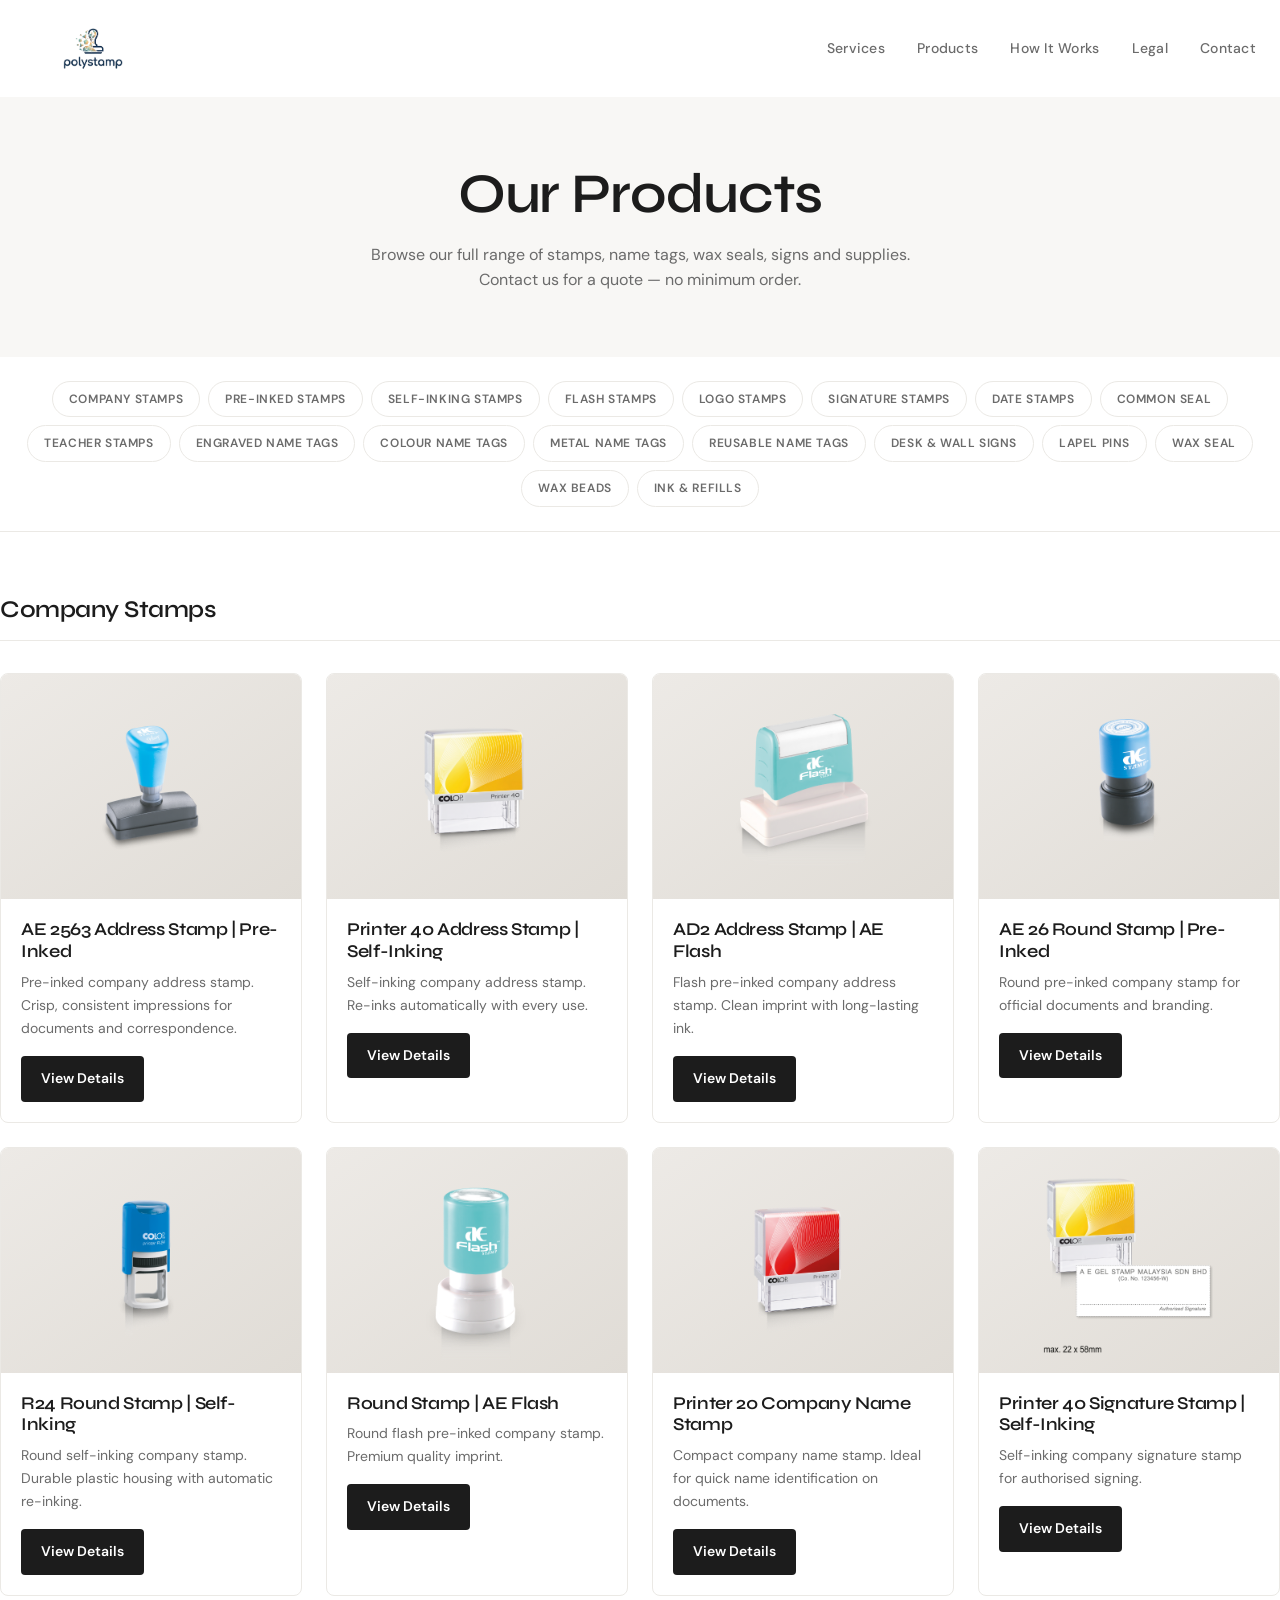
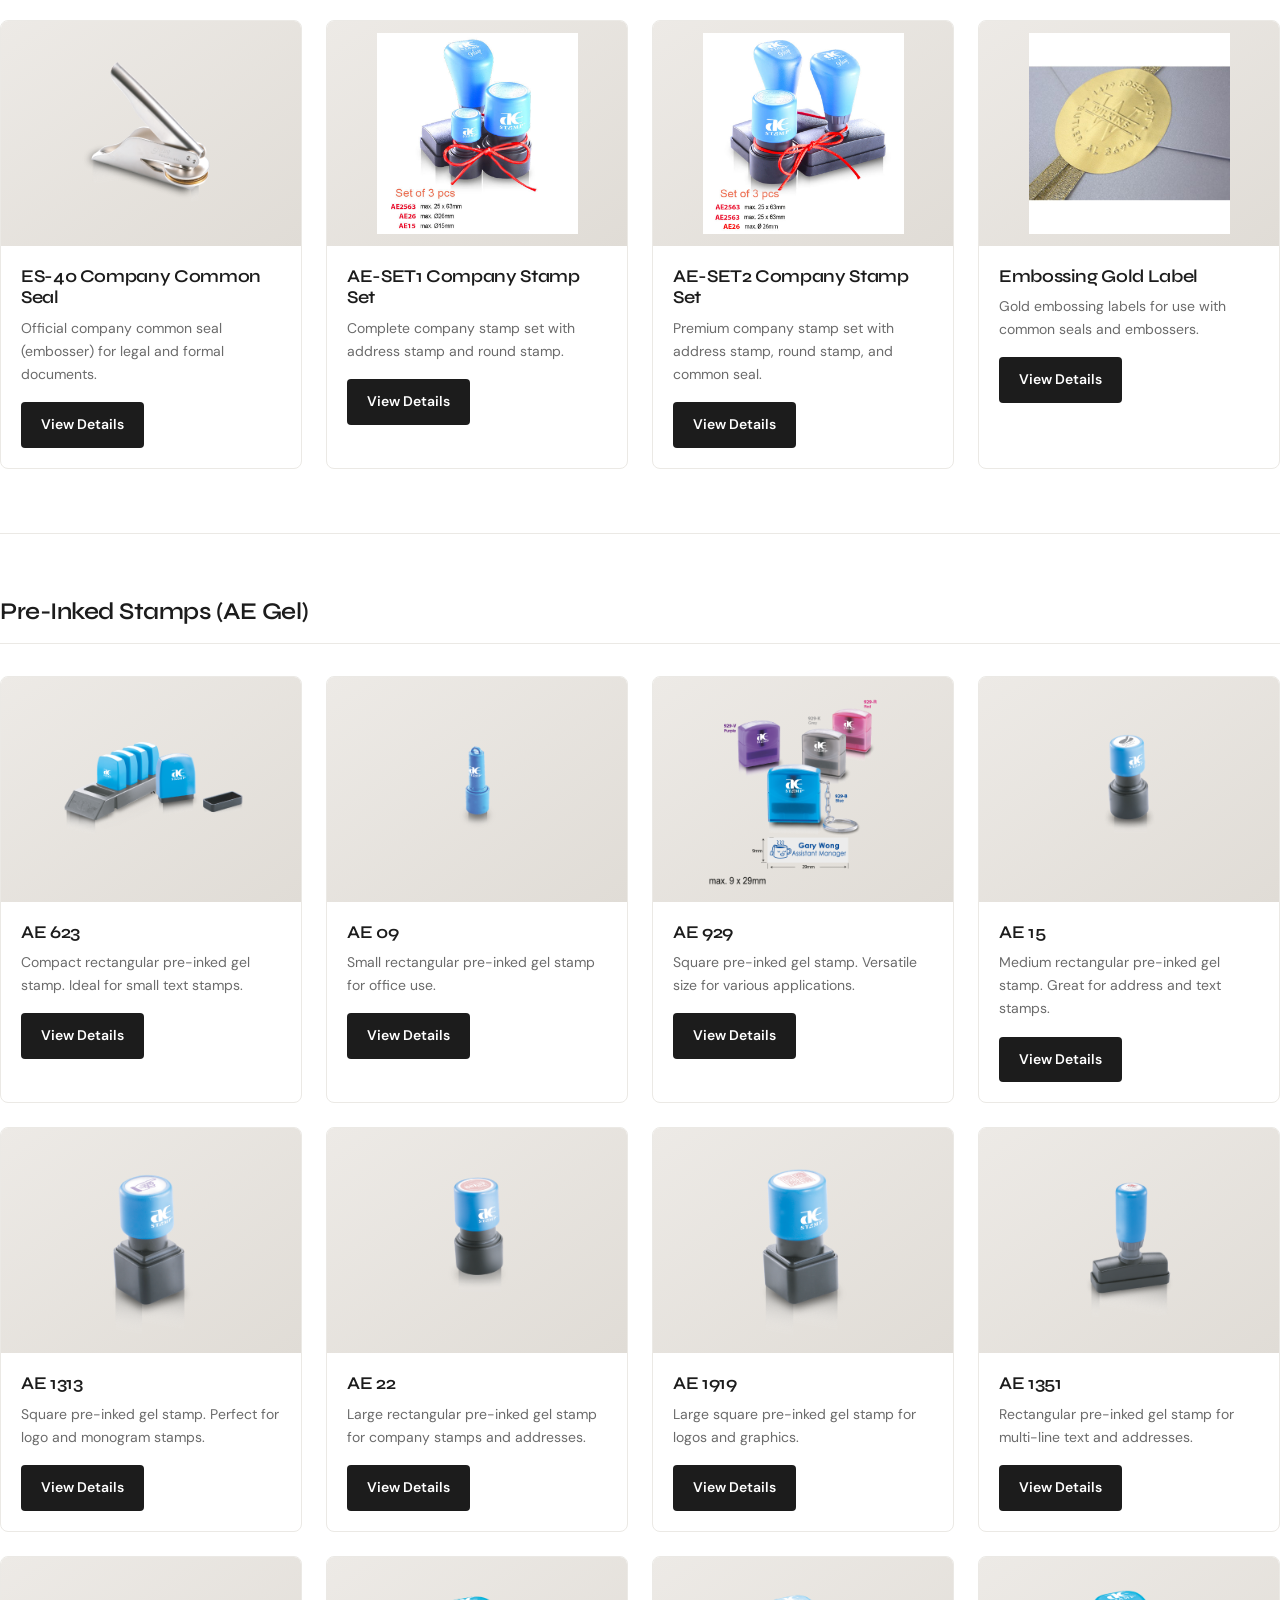
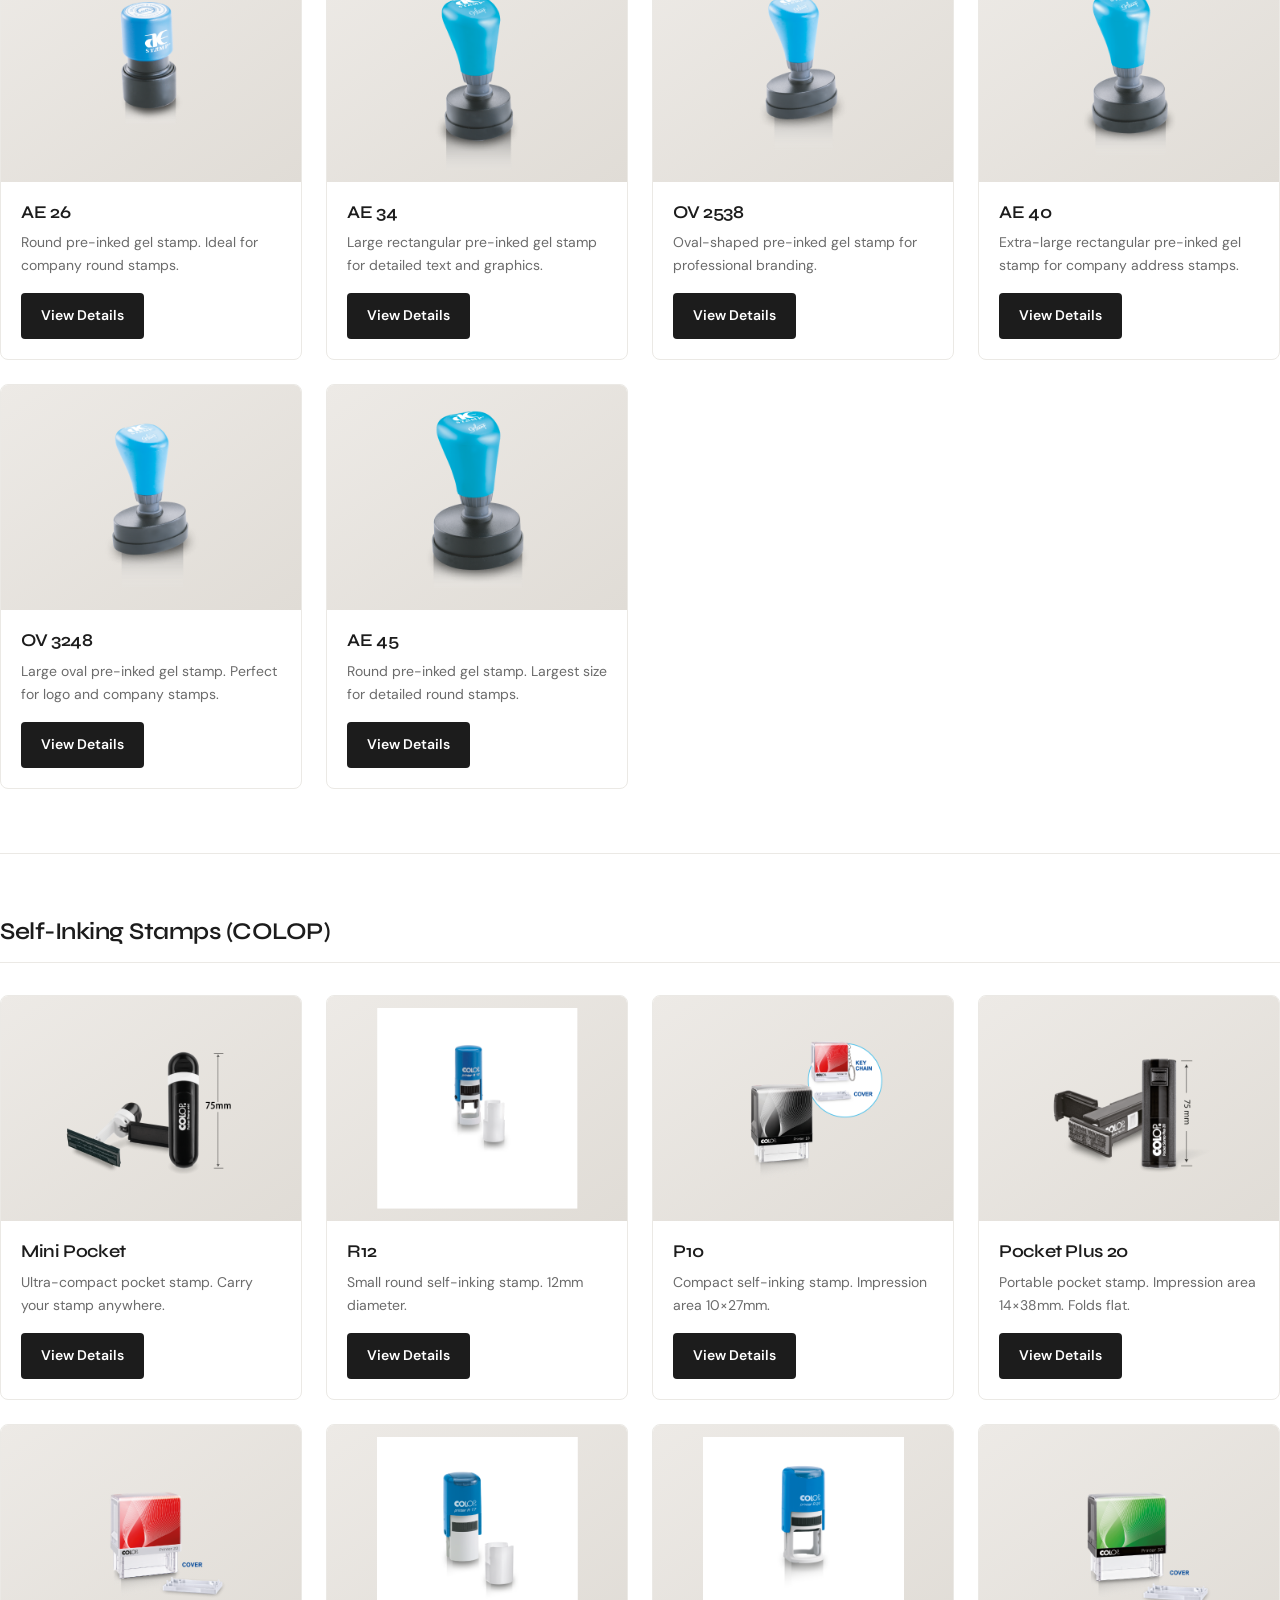
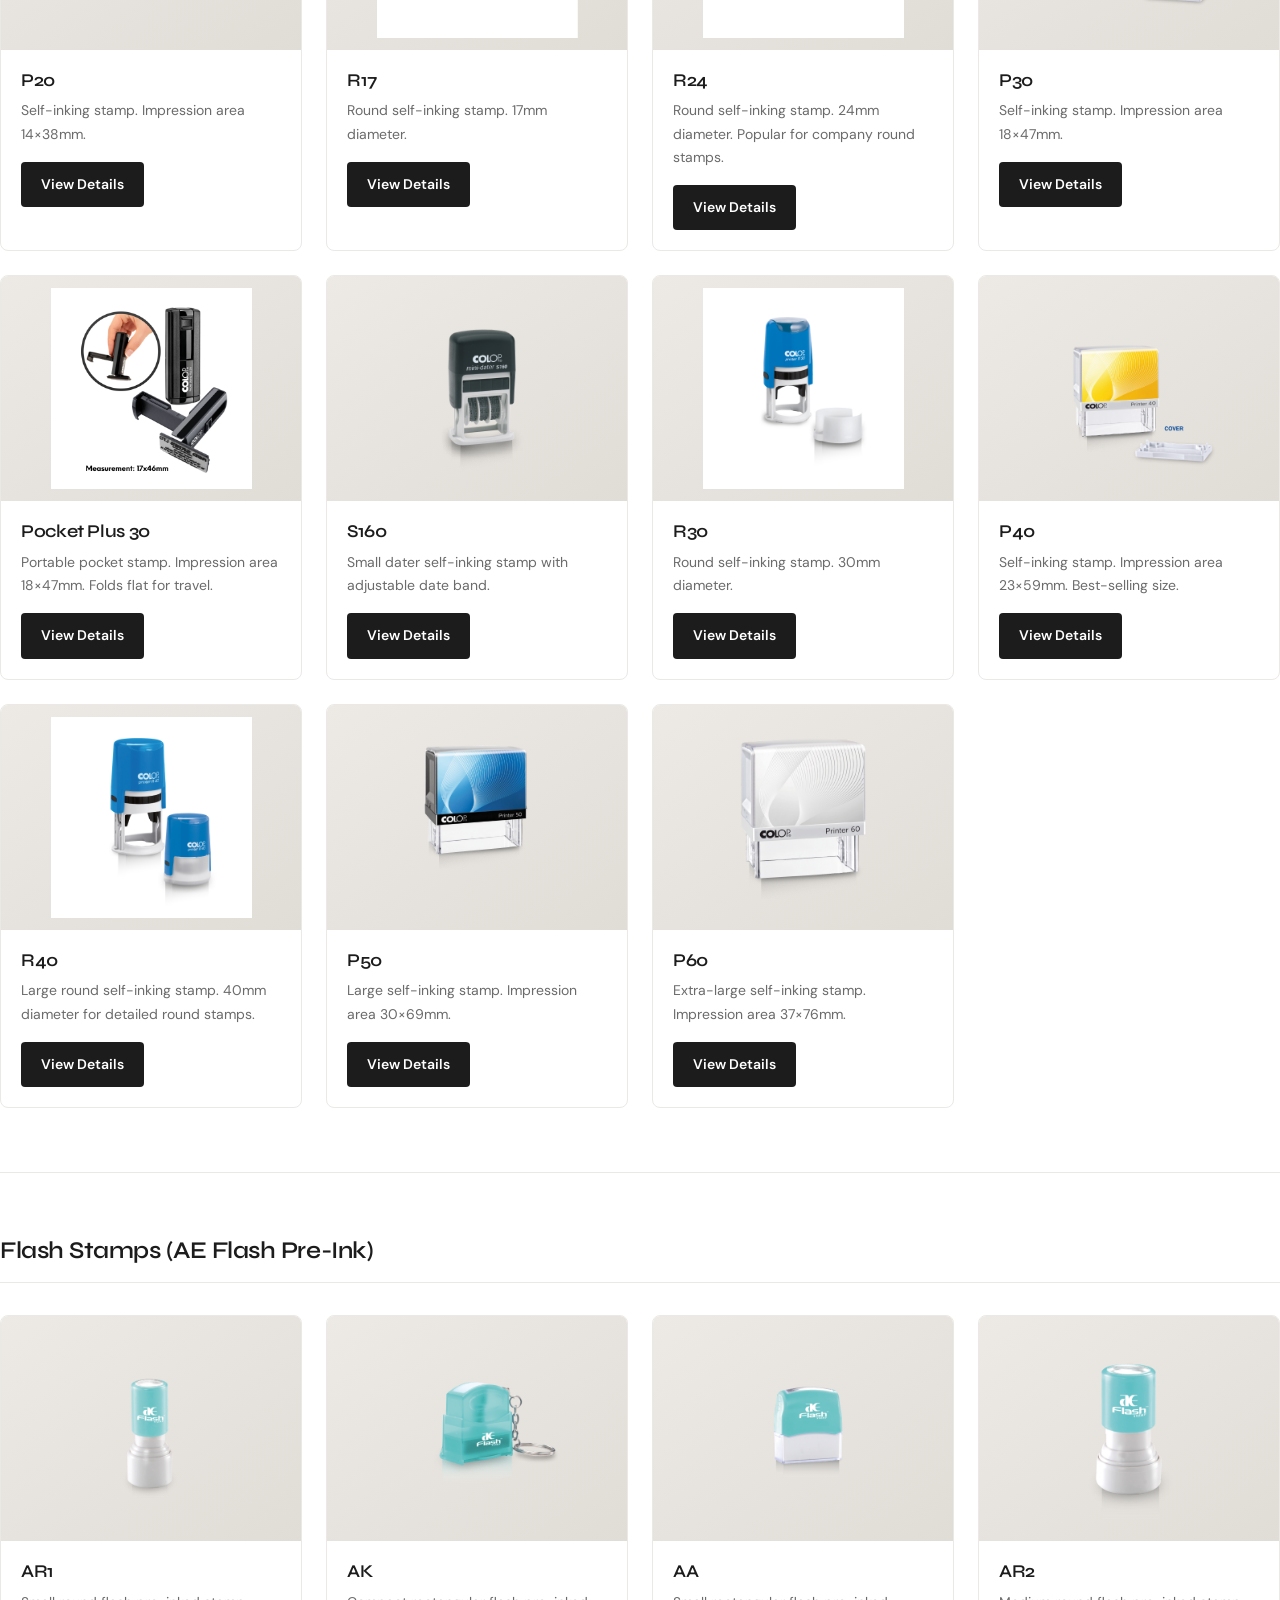
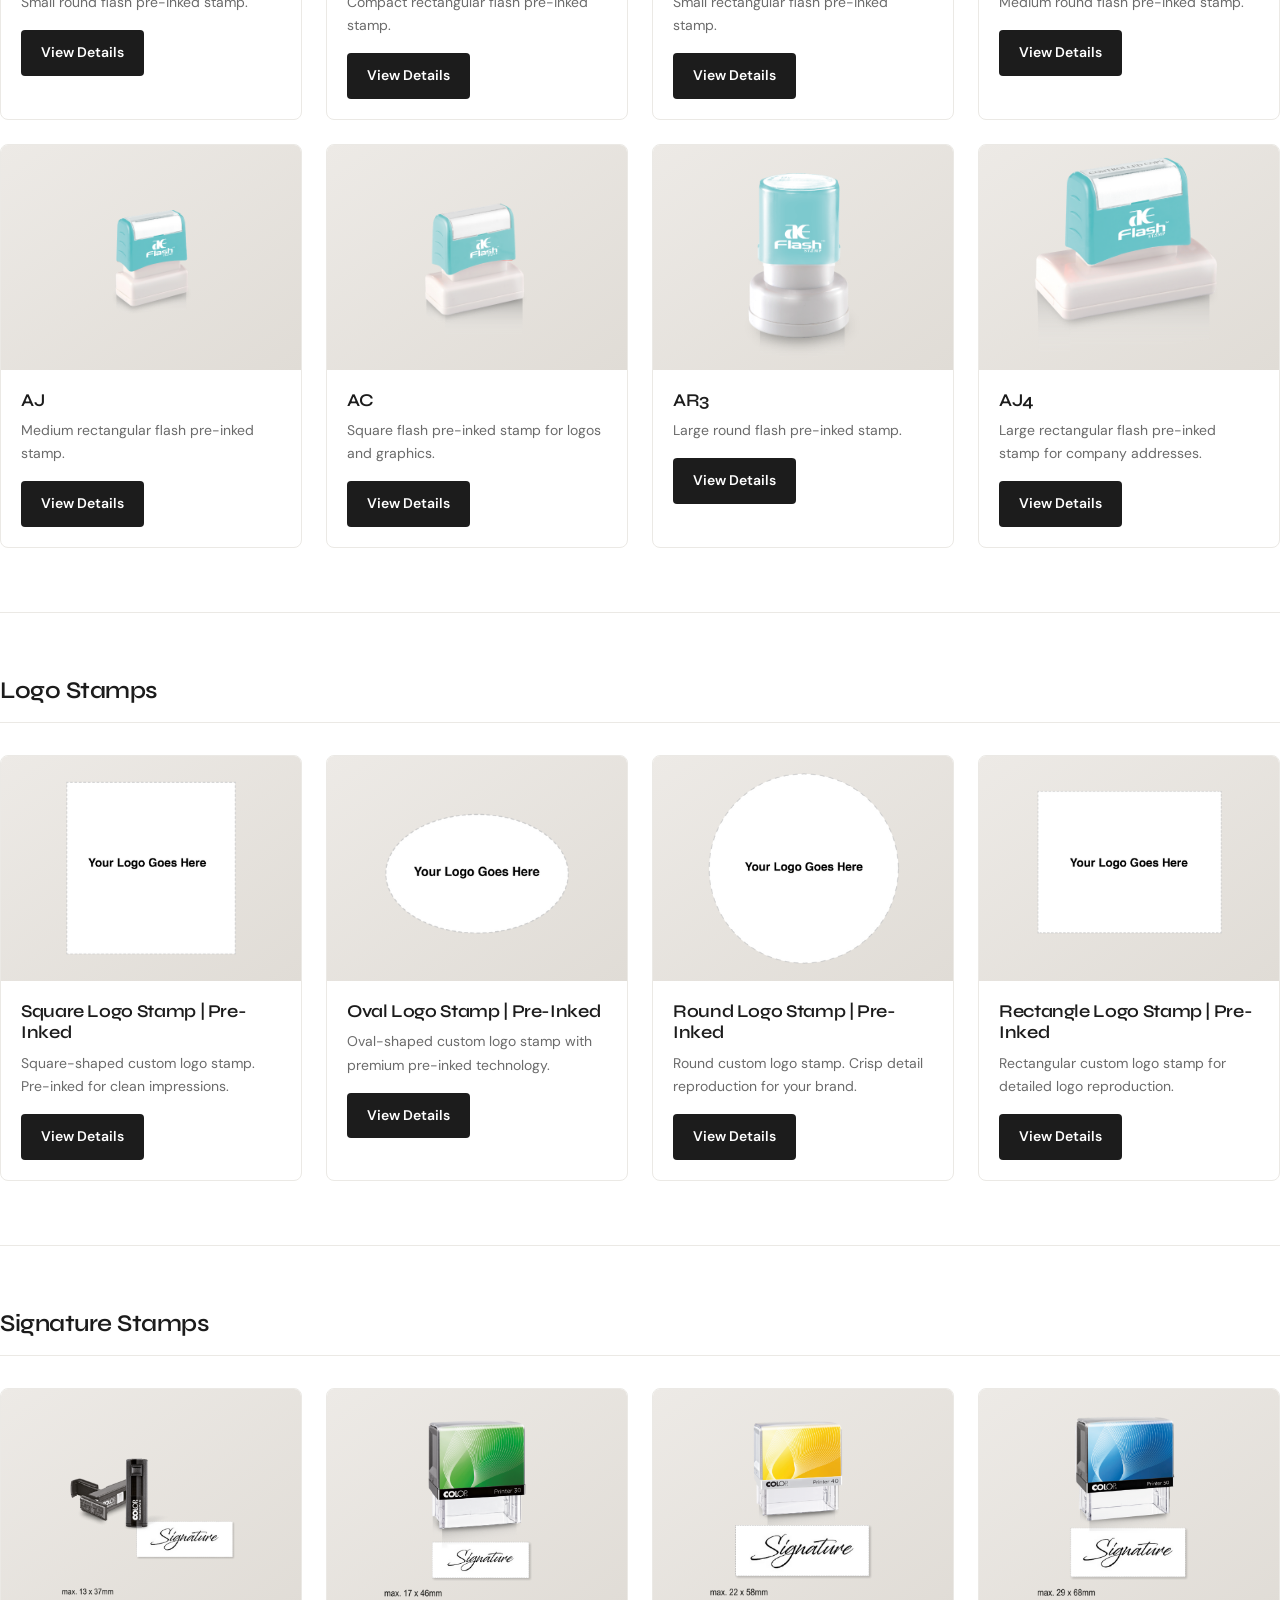
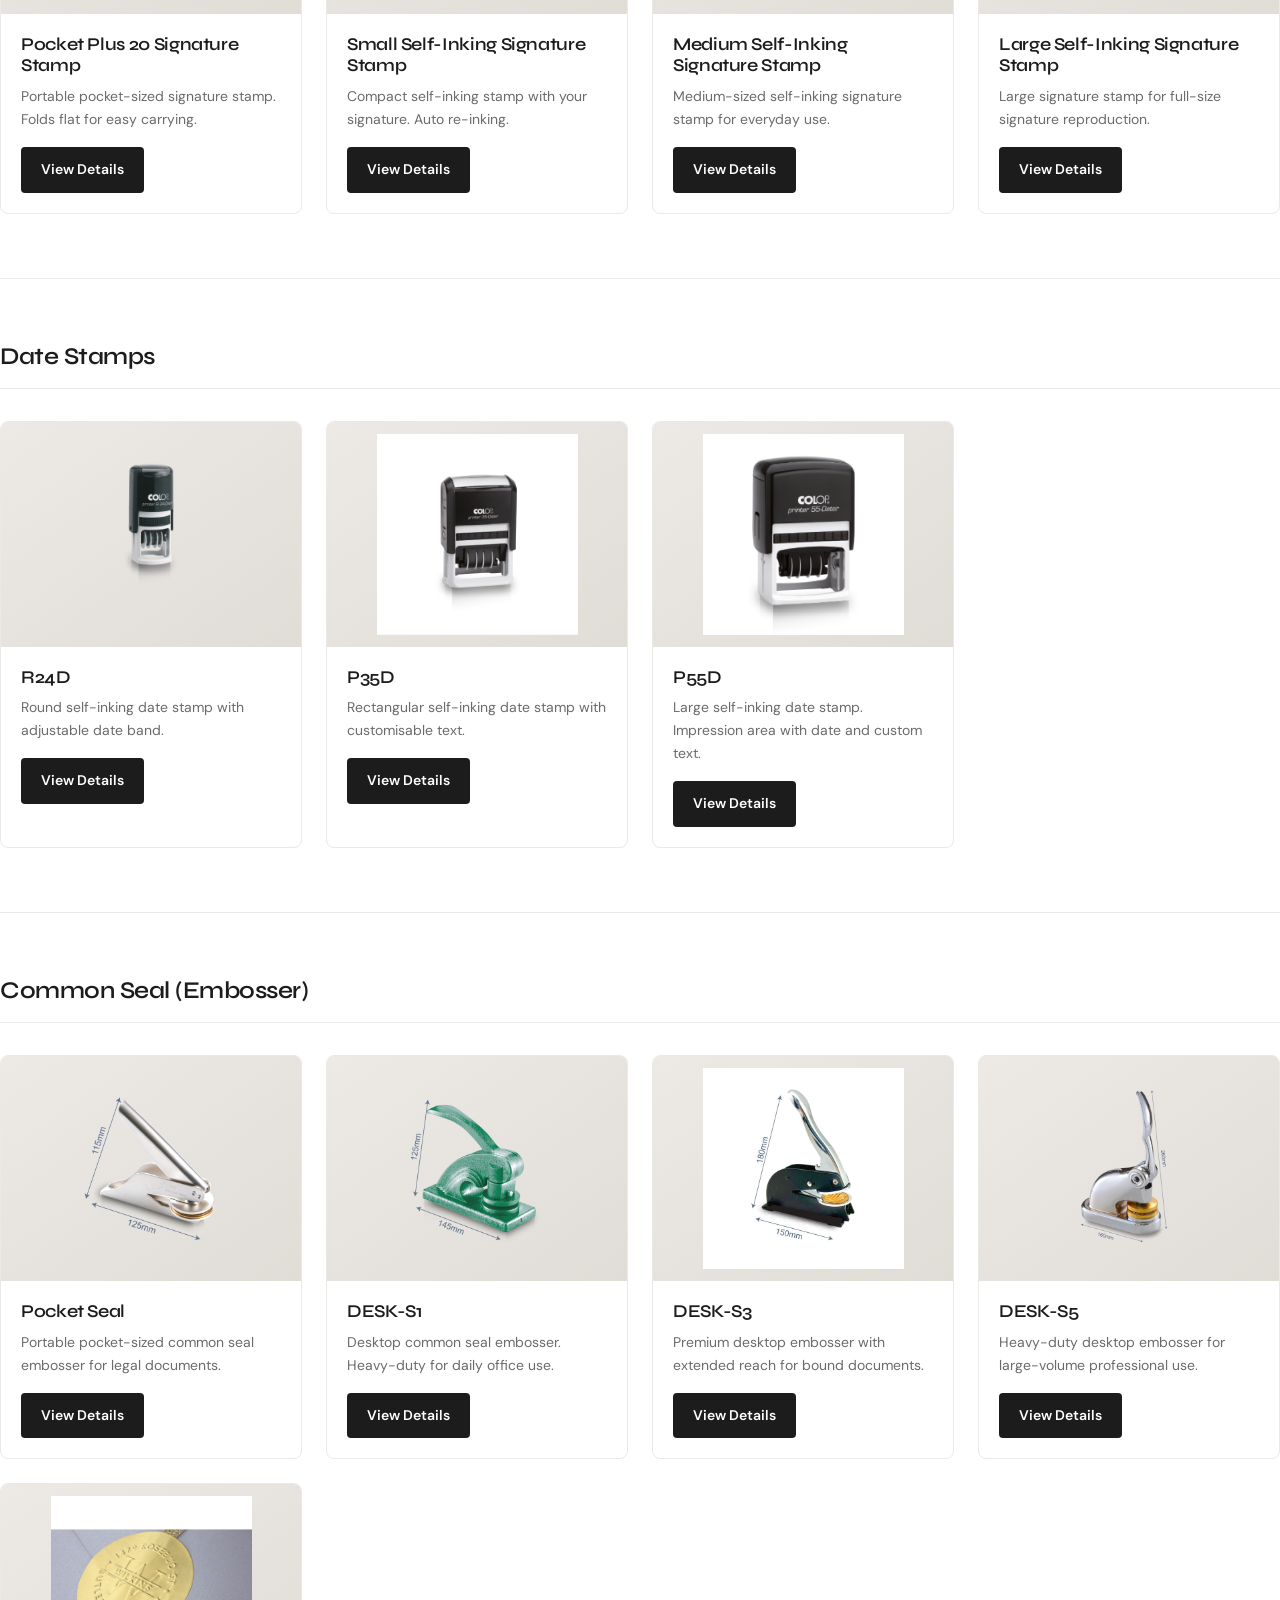
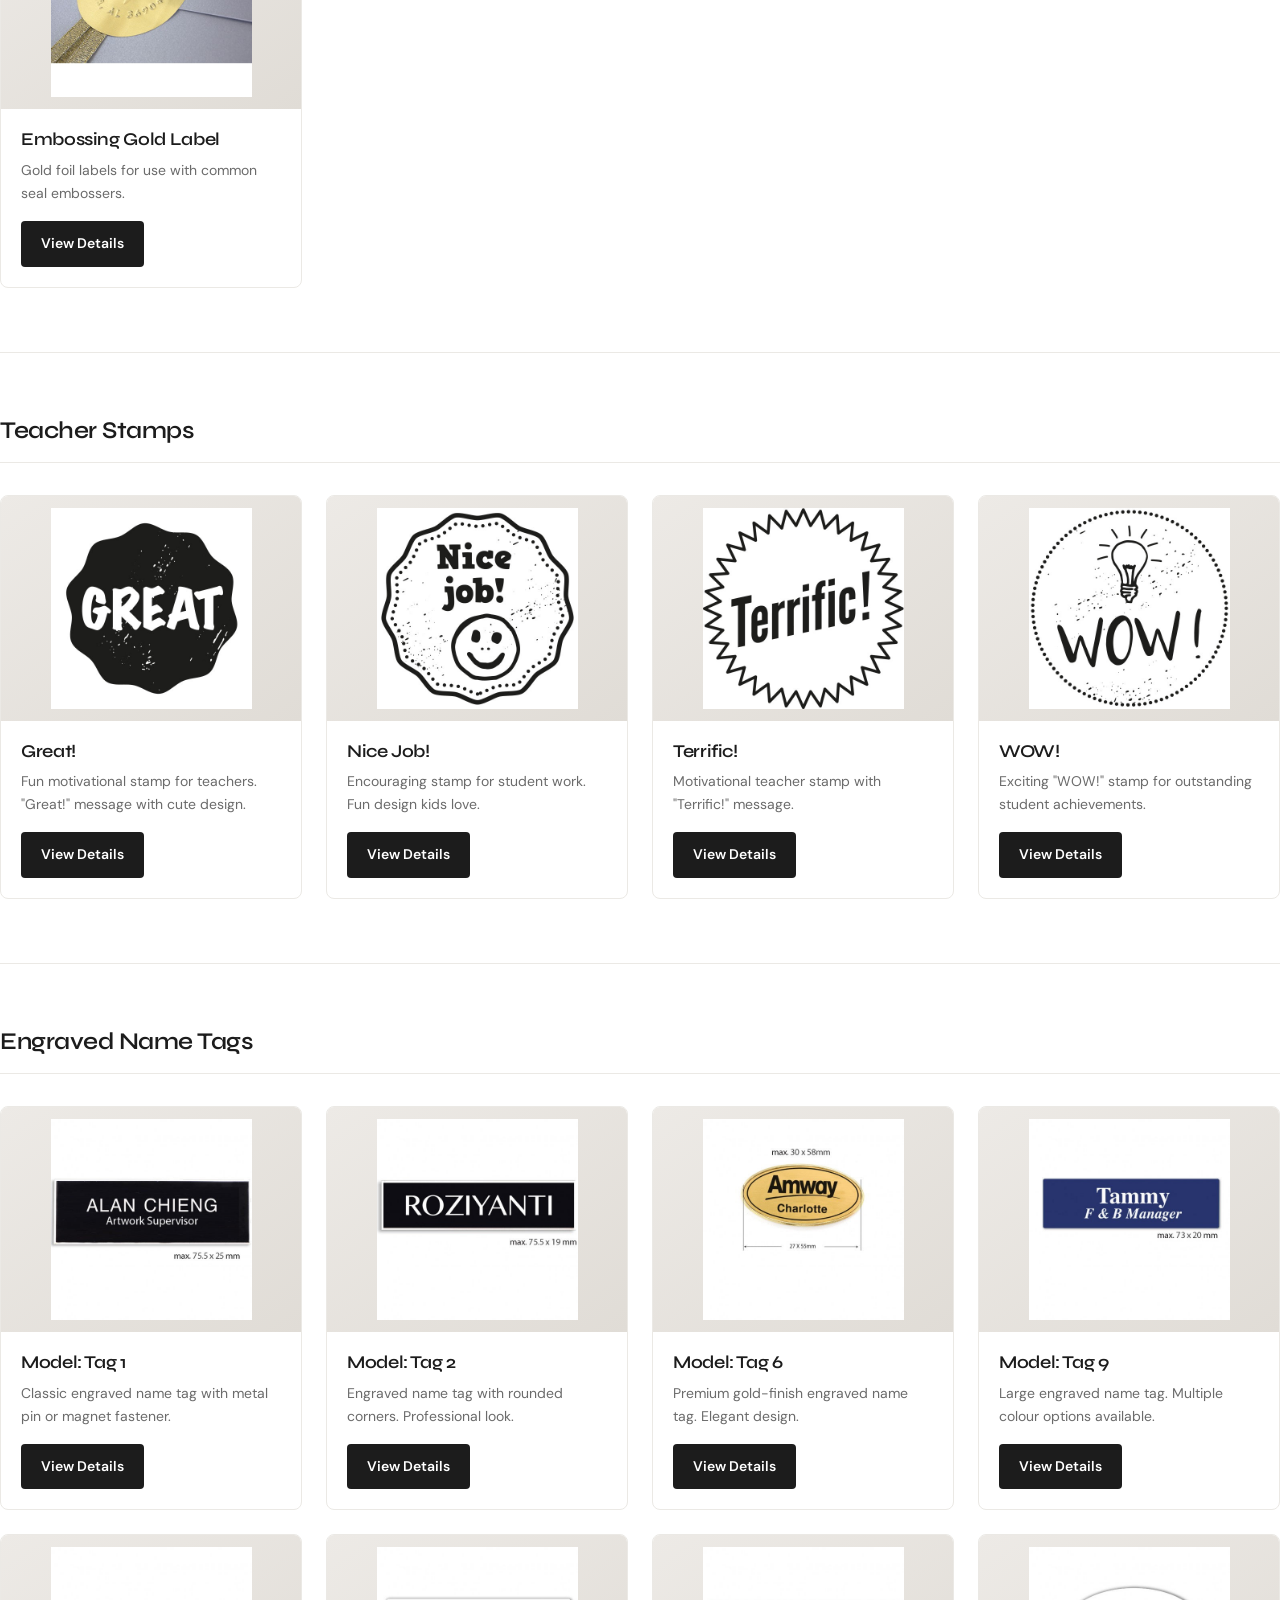
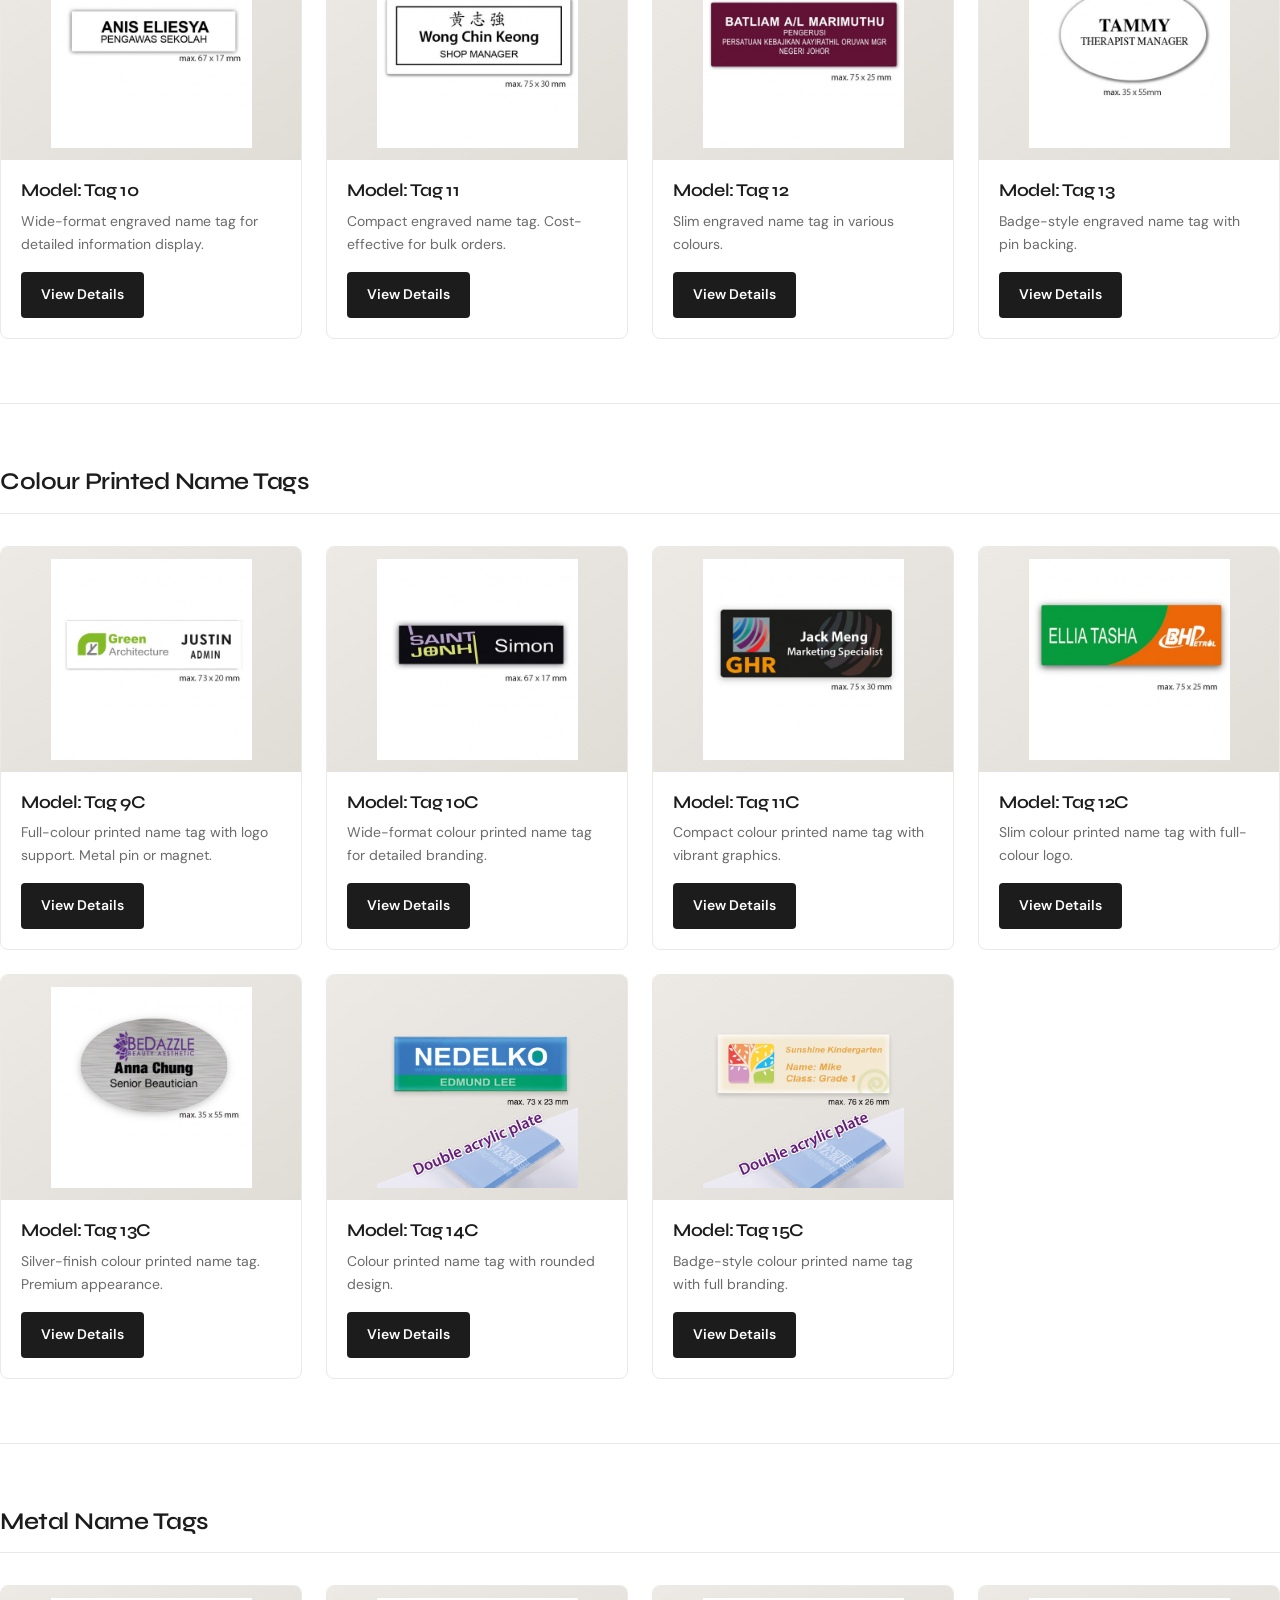
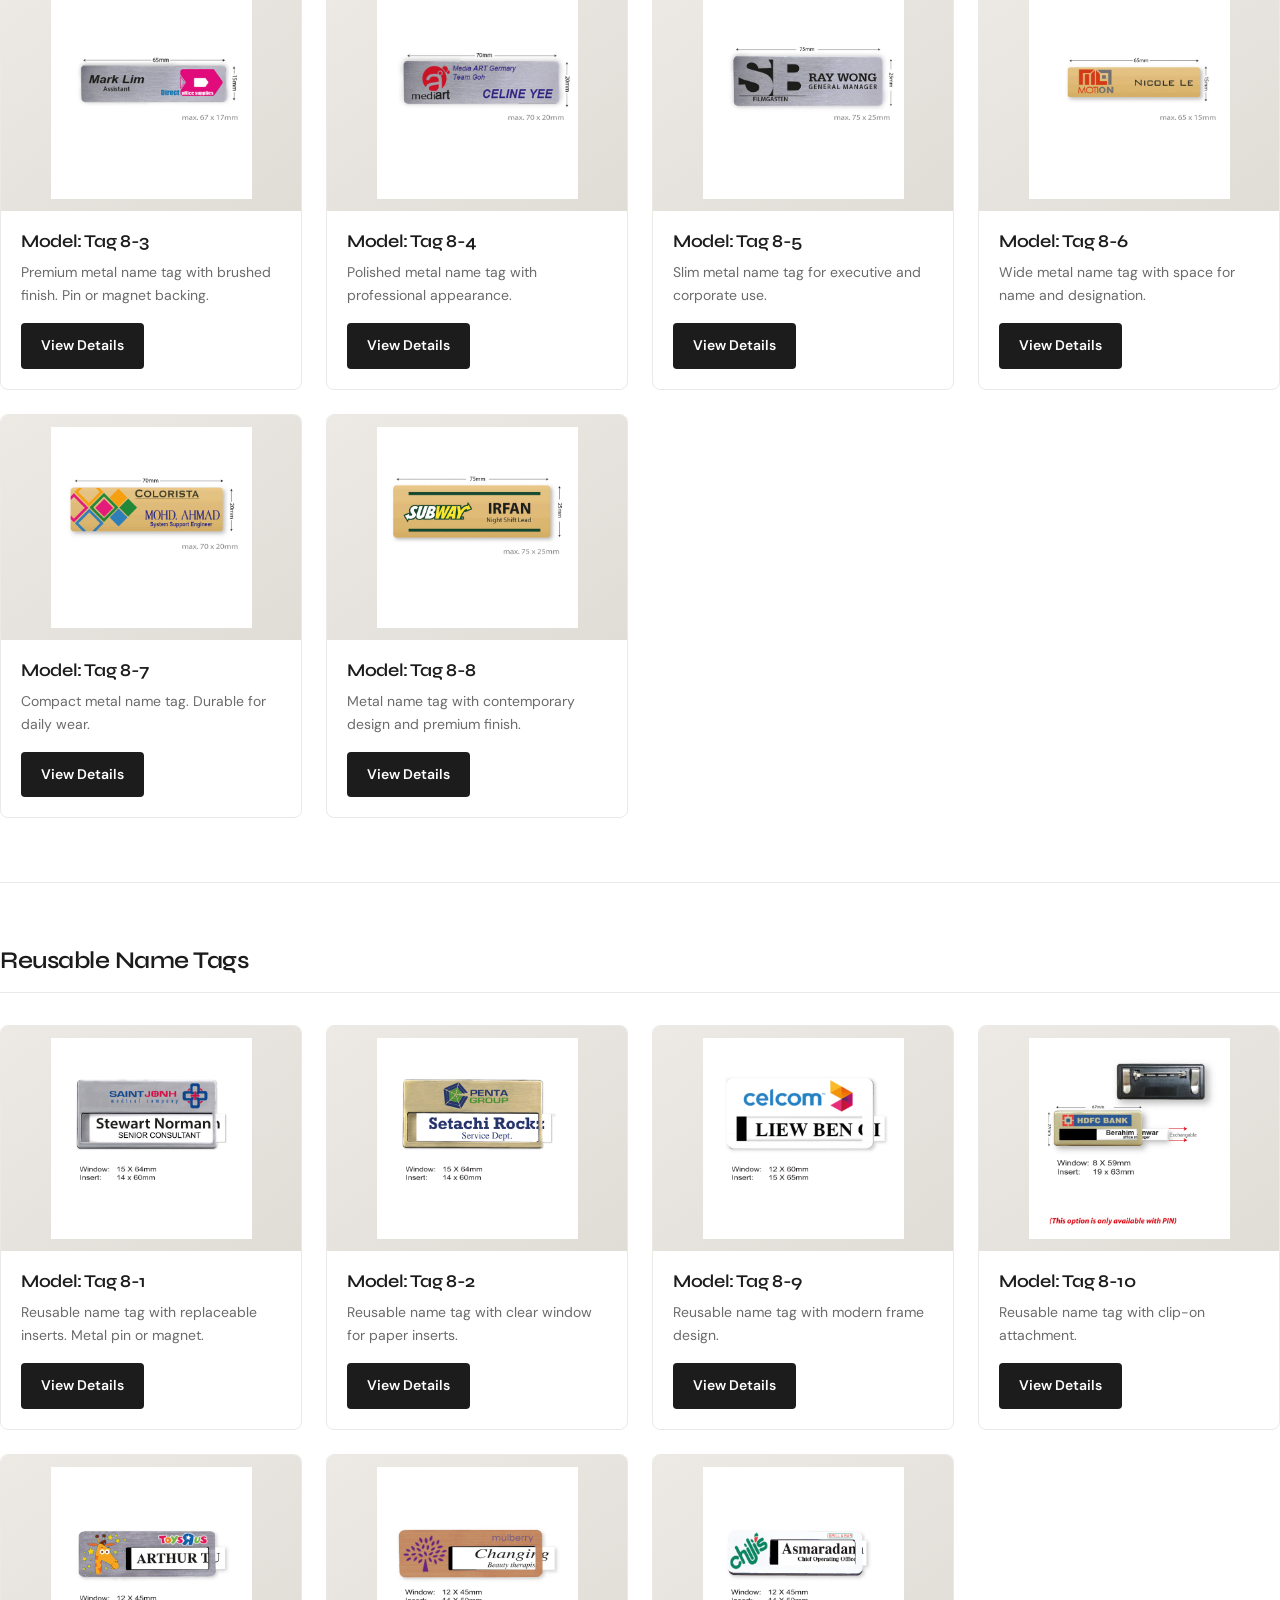
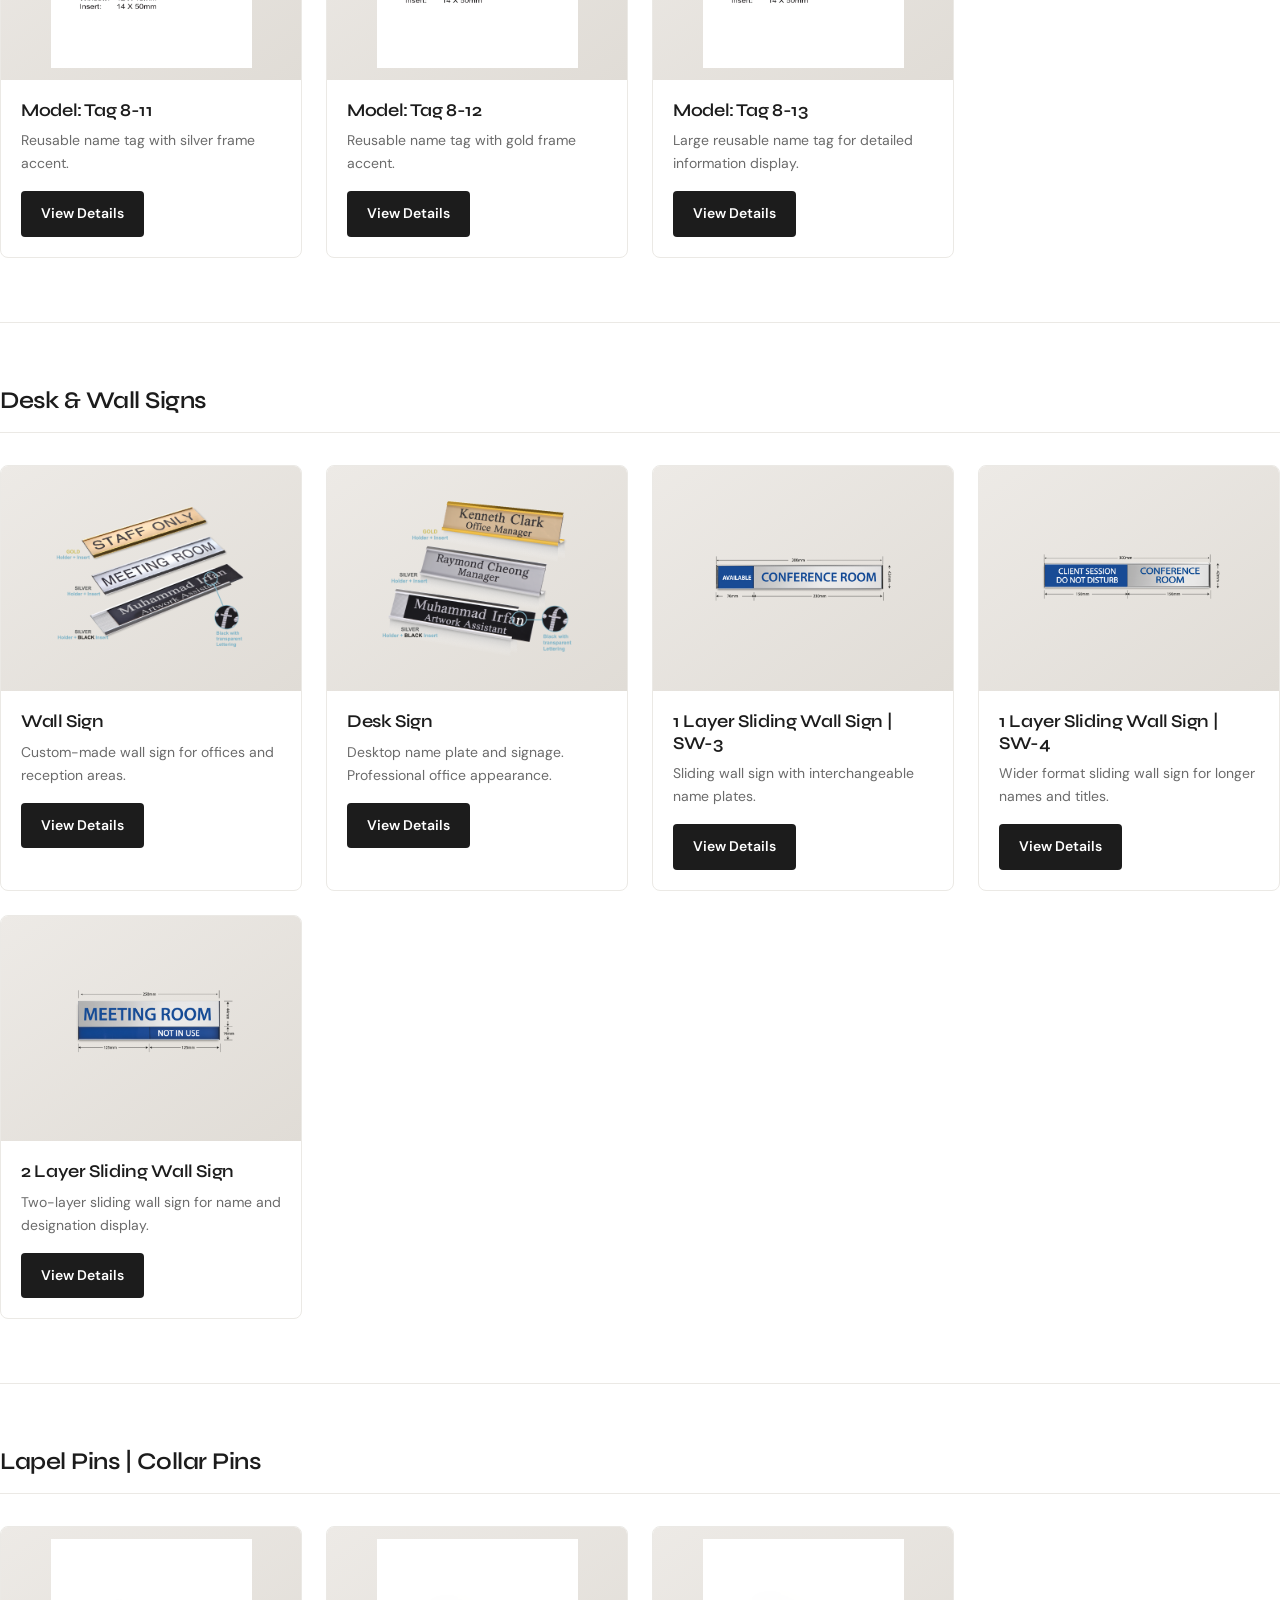
<file: products.html>
<!DOCTYPE html>
<html lang="en">
<head>
  <meta charset="UTF-8">
  <meta name="viewport" content="width=device-width, initial-scale=1.0">
  <meta name="description" content="Browse our full range of stamps, name tags, wax seals, signs & ink supplies. Quality products for office, business & creative use.">
  <title>Products | PolyStamp & Print Services</title>
  <link rel="preconnect" href="https://fonts.googleapis.com">
  <link rel="preconnect" href="https://fonts.gstatic.com" crossorigin>
  <link href="https://fonts.googleapis.com/css2?family=DM+Sans:ital,opsz,wght@0,9..40,400;0,9..40,500;0,9..40,600;0,9..40,700&family=Syne:wght@400;500;600;700&display=swap" rel="stylesheet">
  <link rel="icon" type="image/png" href="images/logo.png">
  <link rel="stylesheet" href="styles.css">
</head>
<body>
  <header class="header" id="header">
    <nav class="nav">
      <a href="index.html" class="logo"><img src="images/logo.png" alt="PolyStamp" class="logo__img"></a>
      <button class="nav-toggle" id="navToggle" aria-label="Toggle menu">
        <span></span>
        <span></span>
        <span></span>
      </button>
      <ul class="nav-links" id="navLinks">
        <button class="nav-close" id="navClose" aria-label="Close menu">&times;</button>
        <li><a href="index.html#services">Services</a></li>
        <li><a href="products.html">Products</a></li>
        <li><a href="index.html#how-it-works">How It Works</a></li>
        <li><a href="legal.html">Legal</a></li>
        <li><a href="index.html#contact">Contact</a></li>
      </ul>
    </nav>
  </header>

  <main class="page-header">
    <div class="container">
      <h1>Our Products</h1>
      <p>Browse our full range of stamps, name tags, wax seals, signs and supplies. Contact us for a quote — no minimum order.</p>
    </div>
  </main>

  <!-- Category Quick Nav -->
  <nav class="category-nav container">
    <a href="#company-stamps">Company Stamps</a>
    <a href="#pre-inked-stamps">Pre-Inked Stamps</a>
    <a href="#self-inking-stamps">Self-Inking Stamps</a>
    <a href="#flash-stamps">Flash Stamps</a>
    <a href="#logo-stamps">Logo Stamps</a>
    <a href="#signature-stamps">Signature Stamps</a>
    <a href="#date-stamps">Date Stamps</a>
    <a href="#common-seal">Common Seal</a>
    <a href="#teacher-stamps">Teacher Stamps</a>
    <a href="#engraved-name-tags">Engraved Name Tags</a>
    <a href="#colour-name-tags">Colour Name Tags</a>
    <a href="#metal-name-tags">Metal Name Tags</a>
    <a href="#reusable-name-tags">Reusable Name Tags</a>
    <a href="#desk-wall-signs">Desk & Wall Signs</a>
    <a href="#lapel-pins">Lapel Pins</a>
    <a href="#wax-seal">Wax Seal</a>
    <a href="#wax-beads">Wax Beads</a>
    <a href="#ink-refills">Ink & Refills</a>
  </nav>

  <!-- ===== COMPANY STAMPS ===== -->
  <section class="category-section container" id="company-stamps">
    <h2>Company Stamps</h2>
    <div class="products-grid">
      <article class="product-card">
        <div class="product-card__image"><img src="images/products/ae2563.png" alt="AE 2563 Company Address Stamp" loading="lazy"></div>
        <div class="product-card__content">
          <h3>AE 2563 Address Stamp | Pre-Inked</h3>
          <p>Pre-inked company address stamp. Crisp, consistent impressions for documents and correspondence.</p>
          <a href="product.html?id=ae2563-address" class="btn">View Details</a>
        </div>
      </article>
      <article class="product-card">
        <div class="product-card__image"><img src="images/products/p40-company.png" alt="Printer 40 Self-Inking Stamp" loading="lazy"></div>
        <div class="product-card__content">
          <h3>Printer 40 Address Stamp | Self-Inking</h3>
          <p>Self-inking company address stamp. Re-inks automatically with every use.</p>
          <a href="product.html?id=p40-address" class="btn">View Details</a>
        </div>
      </article>
      <article class="product-card">
        <div class="product-card__image"><img src="images/products/ad2-flash.png" alt="AD2 AE Flash Stamp" loading="lazy"></div>
        <div class="product-card__content">
          <h3>AD2 Address Stamp | AE Flash</h3>
          <p>Flash pre-inked company address stamp. Clean imprint with long-lasting ink.</p>
          <a href="product.html?id=ad2-flash-address" class="btn">View Details</a>
        </div>
      </article>
      <article class="product-card">
        <div class="product-card__image"><img src="images/products/ae26-round.png" alt="AE 26 Round Company Stamp" loading="lazy"></div>
        <div class="product-card__content">
          <h3>AE 26 Round Stamp | Pre-Inked</h3>
          <p>Round pre-inked company stamp for official documents and branding.</p>
          <a href="product.html?id=ae26-round" class="btn">View Details</a>
        </div>
      </article>
      <article class="product-card">
        <div class="product-card__image"><img src="images/products/r24-round.png" alt="R24 Round Self-Inking Stamp" loading="lazy"></div>
        <div class="product-card__content">
          <h3>R24 Round Stamp | Self-Inking</h3>
          <p>Round self-inking company stamp. Durable plastic housing with automatic re-inking.</p>
          <a href="product.html?id=r24-round" class="btn">View Details</a>
        </div>
      </article>
      <article class="product-card">
        <div class="product-card__image"><img src="images/products/ar2a-round-flash.png" alt="Round Flash Company Stamp" loading="lazy"></div>
        <div class="product-card__content">
          <h3>Round Stamp | AE Flash</h3>
          <p>Round flash pre-inked company stamp. Premium quality imprint.</p>
          <a href="product.html?id=round-flash" class="btn">View Details</a>
        </div>
      </article>
      <article class="product-card">
        <div class="product-card__image"><img src="images/products/p20-company-name.png" alt="Printer 20 Company Name Stamp" loading="lazy"></div>
        <div class="product-card__content">
          <h3>Printer 20 Company Name Stamp</h3>
          <p>Compact company name stamp. Ideal for quick name identification on documents.</p>
          <a href="product.html?id=p20-name" class="btn">View Details</a>
        </div>
      </article>
      <article class="product-card">
        <div class="product-card__image"><img src="images/products/p40-signature.png" alt="Printer 40 Signature Stamp" loading="lazy"></div>
        <div class="product-card__content">
          <h3>Printer 40 Signature Stamp | Self-Inking</h3>
          <p>Self-inking company signature stamp for authorised signing.</p>
          <a href="product.html?id=p40-signature" class="btn">View Details</a>
        </div>
      </article>
      <article class="product-card">
        <div class="product-card__image"><img src="images/products/es40-common-seal.png" alt="ES-40 Company Common Seal" loading="lazy"></div>
        <div class="product-card__content">
          <h3>ES-40 Company Common Seal</h3>
          <p>Official company common seal (embosser) for legal and formal documents.</p>
          <a href="product.html?id=es40-seal" class="btn">View Details</a>
        </div>
      </article>
      <article class="product-card">
        <div class="product-card__image"><img src="images/products/ae-set1.jpg" alt="AE-SET1 Stamp Set" loading="lazy"></div>
        <div class="product-card__content">
          <h3>AE-SET1 Company Stamp Set</h3>
          <p>Complete company stamp set with address stamp and round stamp.</p>
          <a href="product.html?id=ae-set1" class="btn">View Details</a>
        </div>
      </article>
      <article class="product-card">
        <div class="product-card__image"><img src="images/products/ae-set2.jpg" alt="AE-SET2 Stamp Set" loading="lazy"></div>
        <div class="product-card__content">
          <h3>AE-SET2 Company Stamp Set</h3>
          <p>Premium company stamp set with address stamp, round stamp, and common seal.</p>
          <a href="product.html?id=ae-set2" class="btn">View Details</a>
        </div>
      </article>
      <article class="product-card">
        <div class="product-card__image"><img src="images/products/embossing-gold.jpg" alt="Embossing Gold Label" loading="lazy"></div>
        <div class="product-card__content">
          <h3>Embossing Gold Label</h3>
          <p>Gold embossing labels for use with common seals and embossers.</p>
          <a href="product.html?id=embossing-gold" class="btn">View Details</a>
        </div>
      </article>
    </div>
  </section>

  <!-- ===== PRE-INKED STAMPS (AE Gel) ===== -->
  <section class="category-section container" id="pre-inked-stamps">
    <h2>Pre-Inked Stamps (AE Gel)</h2>
    <div class="products-grid">
      <article class="product-card">
        <div class="product-card__image"><img src="images/products/ae623.png" alt="AE 623" loading="lazy"></div>
        <div class="product-card__content">
          <h3>AE 623</h3>
          <p>Compact rectangular pre-inked gel stamp. Ideal for small text stamps.</p>
          <a href="product.html?id=ae623" class="btn">View Details</a>
        </div>
      </article>
      <article class="product-card">
        <div class="product-card__image"><img src="images/products/ae09.png" alt="AE 09" loading="lazy"></div>
        <div class="product-card__content">
          <h3>AE 09</h3>
          <p>Small rectangular pre-inked gel stamp for office use.</p>
          <a href="product.html?id=ae09" class="btn">View Details</a>
        </div>
      </article>
      <article class="product-card">
        <div class="product-card__image"><img src="images/products/ae929.png" alt="AE 929" loading="lazy"></div>
        <div class="product-card__content">
          <h3>AE 929</h3>
          <p>Square pre-inked gel stamp. Versatile size for various applications.</p>
          <a href="product.html?id=ae929" class="btn">View Details</a>
        </div>
      </article>
      <article class="product-card">
        <div class="product-card__image"><img src="images/products/ae15.png" alt="AE 15" loading="lazy"></div>
        <div class="product-card__content">
          <h3>AE 15</h3>
          <p>Medium rectangular pre-inked gel stamp. Great for address and text stamps.</p>
          <a href="product.html?id=ae15" class="btn">View Details</a>
        </div>
      </article>
      <article class="product-card">
        <div class="product-card__image"><img src="images/products/ae1313.png" alt="AE 1313" loading="lazy"></div>
        <div class="product-card__content">
          <h3>AE 1313</h3>
          <p>Square pre-inked gel stamp. Perfect for logo and monogram stamps.</p>
          <a href="product.html?id=ae1313" class="btn">View Details</a>
        </div>
      </article>
      <article class="product-card">
        <div class="product-card__image"><img src="images/products/ae22.png" alt="AE 22" loading="lazy"></div>
        <div class="product-card__content">
          <h3>AE 22</h3>
          <p>Large rectangular pre-inked gel stamp for company stamps and addresses.</p>
          <a href="product.html?id=ae22" class="btn">View Details</a>
        </div>
      </article>
      <article class="product-card">
        <div class="product-card__image"><img src="images/products/ae1919.png" alt="AE 1919" loading="lazy"></div>
        <div class="product-card__content">
          <h3>AE 1919</h3>
          <p>Large square pre-inked gel stamp for logos and graphics.</p>
          <a href="product.html?id=ae1919" class="btn">View Details</a>
        </div>
      </article>
      <article class="product-card">
        <div class="product-card__image"><img src="images/products/ae1351.png" alt="AE 1351" loading="lazy"></div>
        <div class="product-card__content">
          <h3>AE 1351</h3>
          <p>Rectangular pre-inked gel stamp for multi-line text and addresses.</p>
          <a href="product.html?id=ae1351" class="btn">View Details</a>
        </div>
      </article>
      <article class="product-card">
        <div class="product-card__image"><img src="images/products/ae26.png" alt="AE 26" loading="lazy"></div>
        <div class="product-card__content">
          <h3>AE 26</h3>
          <p>Round pre-inked gel stamp. Ideal for company round stamps.</p>
          <a href="product.html?id=ae26" class="btn">View Details</a>
        </div>
      </article>
      <article class="product-card">
        <div class="product-card__image"><img src="images/products/ae34.png" alt="AE 34" loading="lazy"></div>
        <div class="product-card__content">
          <h3>AE 34</h3>
          <p>Large rectangular pre-inked gel stamp for detailed text and graphics.</p>
          <a href="product.html?id=ae34" class="btn">View Details</a>
        </div>
      </article>
      <article class="product-card">
        <div class="product-card__image"><img src="images/products/ov2538.png" alt="OV 2538" loading="lazy"></div>
        <div class="product-card__content">
          <h3>OV 2538</h3>
          <p>Oval-shaped pre-inked gel stamp for professional branding.</p>
          <a href="product.html?id=ov2538" class="btn">View Details</a>
        </div>
      </article>
      <article class="product-card">
        <div class="product-card__image"><img src="images/products/ae40.png" alt="AE 40" loading="lazy"></div>
        <div class="product-card__content">
          <h3>AE 40</h3>
          <p>Extra-large rectangular pre-inked gel stamp for company address stamps.</p>
          <a href="product.html?id=ae40" class="btn">View Details</a>
        </div>
      </article>
      <article class="product-card">
        <div class="product-card__image"><img src="images/products/ov3248.png" alt="OV 3248" loading="lazy"></div>
        <div class="product-card__content">
          <h3>OV 3248</h3>
          <p>Large oval pre-inked gel stamp. Perfect for logo and company stamps.</p>
          <a href="product.html?id=ov3248" class="btn">View Details</a>
        </div>
      </article>
      <article class="product-card">
        <div class="product-card__image"><img src="images/products/ae45.png" alt="AE 45" loading="lazy"></div>
        <div class="product-card__content">
          <h3>AE 45</h3>
          <p>Round pre-inked gel stamp. Largest size for detailed round stamps.</p>
          <a href="product.html?id=ae45" class="btn">View Details</a>
        </div>
      </article>
    </div>
  </section>

  <!-- ===== SELF-INKING STAMPS (COLOP) ===== -->
  <section class="category-section container" id="self-inking-stamps">
    <h2>Self-Inking Stamps (COLOP)</h2>
    <div class="products-grid">
      <article class="product-card">
        <div class="product-card__image"><img src="images/products/mini-pocket.png" alt="Mini Pocket" loading="lazy"></div>
        <div class="product-card__content">
          <h3>Mini Pocket</h3>
          <p>Ultra-compact pocket stamp. Carry your stamp anywhere.</p>
          <a href="product.html?id=mini-pocket" class="btn">View Details</a>
        </div>
      </article>
      <article class="product-card">
        <div class="product-card__image"><img src="images/products/r12.png" alt="R12" loading="lazy"></div>
        <div class="product-card__content">
          <h3>R12</h3>
          <p>Small round self-inking stamp. 12mm diameter.</p>
          <a href="product.html?id=r12" class="btn">View Details</a>
        </div>
      </article>
      <article class="product-card">
        <div class="product-card__image"><img src="images/products/colop-p10.png" alt="P10" loading="lazy"></div>
        <div class="product-card__content">
          <h3>P10</h3>
          <p>Compact self-inking stamp. Impression area 10×27mm.</p>
          <a href="product.html?id=p10" class="btn">View Details</a>
        </div>
      </article>
      <article class="product-card">
        <div class="product-card__image"><img src="images/products/pocket-plus-20.png" alt="Pocket Plus 20" loading="lazy"></div>
        <div class="product-card__content">
          <h3>Pocket Plus 20</h3>
          <p>Portable pocket stamp. Impression area 14×38mm. Folds flat.</p>
          <a href="product.html?id=pocket-plus-20" class="btn">View Details</a>
        </div>
      </article>
      <article class="product-card">
        <div class="product-card__image"><img src="images/products/colop-p20.png" alt="P20" loading="lazy"></div>
        <div class="product-card__content">
          <h3>P20</h3>
          <p>Self-inking stamp. Impression area 14×38mm.</p>
          <a href="product.html?id=p20" class="btn">View Details</a>
        </div>
      </article>
      <article class="product-card">
        <div class="product-card__image"><img src="images/products/r17.png" alt="R17" loading="lazy"></div>
        <div class="product-card__content">
          <h3>R17</h3>
          <p>Round self-inking stamp. 17mm diameter.</p>
          <a href="product.html?id=r17" class="btn">View Details</a>
        </div>
      </article>
      <article class="product-card">
        <div class="product-card__image"><img src="images/products/r24.png" alt="R24" loading="lazy"></div>
        <div class="product-card__content">
          <h3>R24</h3>
          <p>Round self-inking stamp. 24mm diameter. Popular for company round stamps.</p>
          <a href="product.html?id=colop-r24" class="btn">View Details</a>
        </div>
      </article>
      <article class="product-card">
        <div class="product-card__image"><img src="images/products/colop-p30.png" alt="P30" loading="lazy"></div>
        <div class="product-card__content">
          <h3>P30</h3>
          <p>Self-inking stamp. Impression area 18×47mm.</p>
          <a href="product.html?id=p30" class="btn">View Details</a>
        </div>
      </article>
      <article class="product-card">
        <div class="product-card__image"><img src="images/products/pocket-plus-30.png" alt="Pocket Plus 30" loading="lazy"></div>
        <div class="product-card__content">
          <h3>Pocket Plus 30</h3>
          <p>Portable pocket stamp. Impression area 18×47mm. Folds flat for travel.</p>
          <a href="product.html?id=pocket-plus-30" class="btn">View Details</a>
        </div>
      </article>
      <article class="product-card">
        <div class="product-card__image"><img src="images/products/s160.png" alt="S160" loading="lazy"></div>
        <div class="product-card__content">
          <h3>S160</h3>
          <p>Small dater self-inking stamp with adjustable date band.</p>
          <a href="product.html?id=s160" class="btn">View Details</a>
        </div>
      </article>
      <article class="product-card">
        <div class="product-card__image"><img src="images/products/r30.png" alt="R30" loading="lazy"></div>
        <div class="product-card__content">
          <h3>R30</h3>
          <p>Round self-inking stamp. 30mm diameter.</p>
          <a href="product.html?id=r30" class="btn">View Details</a>
        </div>
      </article>
      <article class="product-card">
        <div class="product-card__image"><img src="images/products/colop-p40.png" alt="P40" loading="lazy"></div>
        <div class="product-card__content">
          <h3>P40</h3>
          <p>Self-inking stamp. Impression area 23×59mm. Best-selling size.</p>
          <a href="product.html?id=p40" class="btn">View Details</a>
        </div>
      </article>
      <article class="product-card">
        <div class="product-card__image"><img src="images/products/r40.png" alt="R40" loading="lazy"></div>
        <div class="product-card__content">
          <h3>R40</h3>
          <p>Large round self-inking stamp. 40mm diameter for detailed round stamps.</p>
          <a href="product.html?id=r40" class="btn">View Details</a>
        </div>
      </article>
      <article class="product-card">
        <div class="product-card__image"><img src="images/products/colop-p50.png" alt="P50" loading="lazy"></div>
        <div class="product-card__content">
          <h3>P50</h3>
          <p>Large self-inking stamp. Impression area 30×69mm.</p>
          <a href="product.html?id=p50" class="btn">View Details</a>
        </div>
      </article>
      <article class="product-card">
        <div class="product-card__image"><img src="images/products/colop-p60.png" alt="P60" loading="lazy"></div>
        <div class="product-card__content">
          <h3>P60</h3>
          <p>Extra-large self-inking stamp. Impression area 37×76mm.</p>
          <a href="product.html?id=p60" class="btn">View Details</a>
        </div>
      </article>
    </div>
  </section>

  <!-- ===== FLASH STAMPS (AE Flash Pre-Ink) ===== -->
  <section class="category-section container" id="flash-stamps">
    <h2>Flash Stamps (AE Flash Pre-Ink)</h2>
    <div class="products-grid">
      <article class="product-card">
        <div class="product-card__image"><img src="images/products/ar1-flash.png" alt="AR1" loading="lazy"></div>
        <div class="product-card__content">
          <h3>AR1</h3>
          <p>Small round flash pre-inked stamp.</p>
          <a href="product.html?id=ar1" class="btn">View Details</a>
        </div>
      </article>
      <article class="product-card">
        <div class="product-card__image"><img src="images/products/ak-flash.png" alt="AK" loading="lazy"></div>
        <div class="product-card__content">
          <h3>AK</h3>
          <p>Compact rectangular flash pre-inked stamp.</p>
          <a href="product.html?id=ak" class="btn">View Details</a>
        </div>
      </article>
      <article class="product-card">
        <div class="product-card__image"><img src="images/products/aa-flash.png" alt="AA" loading="lazy"></div>
        <div class="product-card__content">
          <h3>AA</h3>
          <p>Small rectangular flash pre-inked stamp.</p>
          <a href="product.html?id=aa" class="btn">View Details</a>
        </div>
      </article>
      <article class="product-card">
        <div class="product-card__image"><img src="images/products/ar2-flash.png" alt="AR2" loading="lazy"></div>
        <div class="product-card__content">
          <h3>AR2</h3>
          <p>Medium round flash pre-inked stamp.</p>
          <a href="product.html?id=ar2" class="btn">View Details</a>
        </div>
      </article>
      <article class="product-card">
        <div class="product-card__image"><img src="images/products/aj-flash.png" alt="AJ" loading="lazy"></div>
        <div class="product-card__content">
          <h3>AJ</h3>
          <p>Medium rectangular flash pre-inked stamp.</p>
          <a href="product.html?id=aj" class="btn">View Details</a>
        </div>
      </article>
      <article class="product-card">
        <div class="product-card__image"><img src="images/products/ac-flash.png" alt="AC" loading="lazy"></div>
        <div class="product-card__content">
          <h3>AC</h3>
          <p>Square flash pre-inked stamp for logos and graphics.</p>
          <a href="product.html?id=ac" class="btn">View Details</a>
        </div>
      </article>
      <article class="product-card">
        <div class="product-card__image"><img src="images/products/ar3-flash.png" alt="AR3" loading="lazy"></div>
        <div class="product-card__content">
          <h3>AR3</h3>
          <p>Large round flash pre-inked stamp.</p>
          <a href="product.html?id=ar3" class="btn">View Details</a>
        </div>
      </article>
      <article class="product-card">
        <div class="product-card__image"><img src="images/products/aj4-flash.png" alt="AJ4" loading="lazy"></div>
        <div class="product-card__content">
          <h3>AJ4</h3>
          <p>Large rectangular flash pre-inked stamp for company addresses.</p>
          <a href="product.html?id=aj4" class="btn">View Details</a>
        </div>
      </article>
    </div>
  </section>

  <!-- ===== LOGO STAMPS ===== -->
  <section class="category-section container" id="logo-stamps">
    <h2>Logo Stamps</h2>
    <div class="products-grid">
      <article class="product-card">
        <div class="product-card__image"><img src="images/products/square-logo-preinked.png" alt="Square Logo Stamp Pre-Inked" loading="lazy"></div>
        <div class="product-card__content">
          <h3>Square Logo Stamp | Pre-Inked</h3>
          <p>Square-shaped custom logo stamp. Pre-inked for clean impressions.</p>
          <a href="product.html?id=square-logo" class="btn">View Details</a>
        </div>
      </article>
      <article class="product-card">
        <div class="product-card__image"><img src="images/products/oval-logo-preinked.png" alt="Oval Logo Stamp Pre-Inked" loading="lazy"></div>
        <div class="product-card__content">
          <h3>Oval Logo Stamp | Pre-Inked</h3>
          <p>Oval-shaped custom logo stamp with premium pre-inked technology.</p>
          <a href="product.html?id=oval-logo" class="btn">View Details</a>
        </div>
      </article>
      <article class="product-card">
        <div class="product-card__image"><img src="images/products/round-logo-preinked.png" alt="Round Logo Stamp Pre-Inked" loading="lazy"></div>
        <div class="product-card__content">
          <h3>Round Logo Stamp | Pre-Inked</h3>
          <p>Round custom logo stamp. Crisp detail reproduction for your brand.</p>
          <a href="product.html?id=round-logo" class="btn">View Details</a>
        </div>
      </article>
      <article class="product-card">
        <div class="product-card__image"><img src="images/products/rect-logo-preinked.png" alt="Rectangle Logo Stamp Pre-Inked" loading="lazy"></div>
        <div class="product-card__content">
          <h3>Rectangle Logo Stamp | Pre-Inked</h3>
          <p>Rectangular custom logo stamp for detailed logo reproduction.</p>
          <a href="product.html?id=rect-logo" class="btn">View Details</a>
        </div>
      </article>
    </div>
  </section>

  <!-- ===== SIGNATURE STAMPS ===== -->
  <section class="category-section container" id="signature-stamps">
    <h2>Signature Stamps</h2>
    <div class="products-grid">
      <article class="product-card">
        <div class="product-card__image"><img src="images/products/pocket-sig.png" alt="Pocket Signature Stamp" loading="lazy"></div>
        <div class="product-card__content">
          <h3>Pocket Plus 20 Signature Stamp</h3>
          <p>Portable pocket-sized signature stamp. Folds flat for easy carrying.</p>
          <a href="product.html?id=pocket-sig" class="btn">View Details</a>
        </div>
      </article>
      <article class="product-card">
        <div class="product-card__image"><img src="images/products/small-sig-selfink.png" alt="Small Self-Inking Signature Stamp" loading="lazy"></div>
        <div class="product-card__content">
          <h3>Small Self-Inking Signature Stamp</h3>
          <p>Compact self-inking stamp with your signature. Auto re-inking.</p>
          <a href="product.html?id=small-sig" class="btn">View Details</a>
        </div>
      </article>
      <article class="product-card">
        <div class="product-card__image"><img src="images/products/medium-sig-selfink.png" alt="Medium Self-Inking Signature Stamp" loading="lazy"></div>
        <div class="product-card__content">
          <h3>Medium Self-Inking Signature Stamp</h3>
          <p>Medium-sized self-inking signature stamp for everyday use.</p>
          <a href="product.html?id=medium-sig" class="btn">View Details</a>
        </div>
      </article>
      <article class="product-card">
        <div class="product-card__image"><img src="images/products/large-sig-selfink.png" alt="Large Self-Inking Signature Stamp" loading="lazy"></div>
        <div class="product-card__content">
          <h3>Large Self-Inking Signature Stamp</h3>
          <p>Large signature stamp for full-size signature reproduction.</p>
          <a href="product.html?id=large-sig" class="btn">View Details</a>
        </div>
      </article>
    </div>
  </section>

  <!-- ===== DATE STAMPS ===== -->
  <section class="category-section container" id="date-stamps">
    <h2>Date Stamps</h2>
    <div class="products-grid">
      <article class="product-card">
        <div class="product-card__image"><img src="images/products/r24d-date.png" alt="R24D Date Stamp" loading="lazy"></div>
        <div class="product-card__content">
          <h3>R24D</h3>
          <p>Round self-inking date stamp with adjustable date band.</p>
          <a href="product.html?id=r24d" class="btn">View Details</a>
        </div>
      </article>
      <article class="product-card">
        <div class="product-card__image"><img src="images/products/p35d-date.png" alt="P35D Date Stamp" loading="lazy"></div>
        <div class="product-card__content">
          <h3>P35D</h3>
          <p>Rectangular self-inking date stamp with customisable text.</p>
          <a href="product.html?id=p35d" class="btn">View Details</a>
        </div>
      </article>
      <article class="product-card">
        <div class="product-card__image"><img src="images/products/p55d-date.png" alt="P55D Date Stamp" loading="lazy"></div>
        <div class="product-card__content">
          <h3>P55D</h3>
          <p>Large self-inking date stamp. Impression area with date and custom text.</p>
          <a href="product.html?id=p55d" class="btn">View Details</a>
        </div>
      </article>
    </div>
  </section>

  <!-- ===== COMMON SEAL ===== -->
  <section class="category-section container" id="common-seal">
    <h2>Common Seal (Embosser)</h2>
    <div class="products-grid">
      <article class="product-card">
        <div class="product-card__image"><img src="images/products/pocket-seal.png" alt="Pocket Seal" loading="lazy"></div>
        <div class="product-card__content">
          <h3>Pocket Seal</h3>
          <p>Portable pocket-sized common seal embosser for legal documents.</p>
          <a href="product.html?id=pocket-seal" class="btn">View Details</a>
        </div>
      </article>
      <article class="product-card">
        <div class="product-card__image"><img src="images/products/desk-s1.png" alt="DESK-S1" loading="lazy"></div>
        <div class="product-card__content">
          <h3>DESK-S1</h3>
          <p>Desktop common seal embosser. Heavy-duty for daily office use.</p>
          <a href="product.html?id=desk-s1" class="btn">View Details</a>
        </div>
      </article>
      <article class="product-card">
        <div class="product-card__image"><img src="images/products/desk-s3.jpg" alt="DESK-S3" loading="lazy"></div>
        <div class="product-card__content">
          <h3>DESK-S3</h3>
          <p>Premium desktop embosser with extended reach for bound documents.</p>
          <a href="product.html?id=desk-s3" class="btn">View Details</a>
        </div>
      </article>
      <article class="product-card">
        <div class="product-card__image"><img src="images/products/desk-s5.png" alt="DESK-S5" loading="lazy"></div>
        <div class="product-card__content">
          <h3>DESK-S5</h3>
          <p>Heavy-duty desktop embosser for large-volume professional use.</p>
          <a href="product.html?id=desk-s5" class="btn">View Details</a>
        </div>
      </article>
      <article class="product-card">
        <div class="product-card__image"><img src="images/products/embossing-gold.jpg" alt="Embossing Gold Label" loading="lazy"></div>
        <div class="product-card__content">
          <h3>Embossing Gold Label</h3>
          <p>Gold foil labels for use with common seal embossers.</p>
          <a href="product.html?id=embossing-gold-label" class="btn">View Details</a>
        </div>
      </article>
    </div>
  </section>

  <!-- ===== TEACHER STAMPS ===== -->
  <section class="category-section container" id="teacher-stamps">
    <h2>Teacher Stamps</h2>
    <div class="products-grid">
      <article class="product-card">
        <div class="product-card__image"><img src="images/products/teacher-great.jpg" alt="Great Teacher Stamp" loading="lazy"></div>
        <div class="product-card__content">
          <h3>Great!</h3>
          <p>Fun motivational stamp for teachers. "Great!" message with cute design.</p>
          <a href="product.html?id=teacher-great" class="btn">View Details</a>
        </div>
      </article>
      <article class="product-card">
        <div class="product-card__image"><img src="images/products/teacher-nicejob.jpg" alt="Nice Job Teacher Stamp" loading="lazy"></div>
        <div class="product-card__content">
          <h3>Nice Job!</h3>
          <p>Encouraging stamp for student work. Fun design kids love.</p>
          <a href="product.html?id=teacher-nicejob" class="btn">View Details</a>
        </div>
      </article>
      <article class="product-card">
        <div class="product-card__image"><img src="images/products/teacher-terrific.jpg" alt="Terrific Teacher Stamp" loading="lazy"></div>
        <div class="product-card__content">
          <h3>Terrific!</h3>
          <p>Motivational teacher stamp with "Terrific!" message.</p>
          <a href="product.html?id=teacher-terrific" class="btn">View Details</a>
        </div>
      </article>
      <article class="product-card">
        <div class="product-card__image"><img src="images/products/teacher-wow.jpg" alt="WOW Teacher Stamp" loading="lazy"></div>
        <div class="product-card__content">
          <h3>WOW!</h3>
          <p>Exciting "WOW!" stamp for outstanding student achievements.</p>
          <a href="product.html?id=teacher-wow" class="btn">View Details</a>
        </div>
      </article>
    </div>
  </section>

  <!-- ===== ENGRAVED NAME TAGS ===== -->
  <section class="category-section container" id="engraved-name-tags">
    <h2>Engraved Name Tags</h2>
    <div class="products-grid">
      <article class="product-card">
        <div class="product-card__image"><img src="images/products/tag1.jpg" alt="Tag 1 Engraved Name Tag" loading="lazy"></div>
        <div class="product-card__content">
          <h3>Model: Tag 1</h3>
          <p>Classic engraved name tag with metal pin or magnet fastener.</p>
          <a href="product.html?id=tag1" class="btn">View Details</a>
        </div>
      </article>
      <article class="product-card">
        <div class="product-card__image"><img src="images/products/tag2.jpg" alt="Tag 2 Engraved Name Tag" loading="lazy"></div>
        <div class="product-card__content">
          <h3>Model: Tag 2</h3>
          <p>Engraved name tag with rounded corners. Professional look.</p>
          <a href="product.html?id=tag2" class="btn">View Details</a>
        </div>
      </article>
      <article class="product-card">
        <div class="product-card__image"><img src="images/products/tag6.jpg" alt="Tag 6 Engraved Name Tag" loading="lazy"></div>
        <div class="product-card__content">
          <h3>Model: Tag 6</h3>
          <p>Premium gold-finish engraved name tag. Elegant design.</p>
          <a href="product.html?id=tag6" class="btn">View Details</a>
        </div>
      </article>
      <article class="product-card">
        <div class="product-card__image"><img src="images/products/tag9.jpg" alt="Tag 9 Engraved Name Tag" loading="lazy"></div>
        <div class="product-card__content">
          <h3>Model: Tag 9</h3>
          <p>Large engraved name tag. Multiple colour options available.</p>
          <a href="product.html?id=tag9" class="btn">View Details</a>
        </div>
      </article>
      <article class="product-card">
        <div class="product-card__image"><img src="images/products/tag10.jpg" alt="Tag 10 Engraved Name Tag" loading="lazy"></div>
        <div class="product-card__content">
          <h3>Model: Tag 10</h3>
          <p>Wide-format engraved name tag for detailed information display.</p>
          <a href="product.html?id=tag10" class="btn">View Details</a>
        </div>
      </article>
      <article class="product-card">
        <div class="product-card__image"><img src="images/products/tag11.jpg" alt="Tag 11 Engraved Name Tag" loading="lazy"></div>
        <div class="product-card__content">
          <h3>Model: Tag 11</h3>
          <p>Compact engraved name tag. Cost-effective for bulk orders.</p>
          <a href="product.html?id=tag11" class="btn">View Details</a>
        </div>
      </article>
      <article class="product-card">
        <div class="product-card__image"><img src="images/products/tag12.jpg" alt="Tag 12 Engraved Name Tag" loading="lazy"></div>
        <div class="product-card__content">
          <h3>Model: Tag 12</h3>
          <p>Slim engraved name tag in various colours.</p>
          <a href="product.html?id=tag12" class="btn">View Details</a>
        </div>
      </article>
      <article class="product-card">
        <div class="product-card__image"><img src="images/products/tag13.jpg" alt="Tag 13 Engraved Name Tag" loading="lazy"></div>
        <div class="product-card__content">
          <h3>Model: Tag 13</h3>
          <p>Badge-style engraved name tag with pin backing.</p>
          <a href="product.html?id=tag13" class="btn">View Details</a>
        </div>
      </article>
    </div>
  </section>

  <!-- ===== COLOUR NAME TAGS ===== -->
  <section class="category-section container" id="colour-name-tags">
    <h2>Colour Printed Name Tags</h2>
    <div class="products-grid">
      <article class="product-card">
        <div class="product-card__image"><img src="images/products/tag9c.jpg" alt="Tag 9C Colour Name Tag" loading="lazy"></div>
        <div class="product-card__content">
          <h3>Model: Tag 9C</h3>
          <p>Full-colour printed name tag with logo support. Metal pin or magnet.</p>
          <a href="product.html?id=tag9c" class="btn">View Details</a>
        </div>
      </article>
      <article class="product-card">
        <div class="product-card__image"><img src="images/products/tag10c.jpg" alt="Tag 10C Colour Name Tag" loading="lazy"></div>
        <div class="product-card__content">
          <h3>Model: Tag 10C</h3>
          <p>Wide-format colour printed name tag for detailed branding.</p>
          <a href="product.html?id=tag10c" class="btn">View Details</a>
        </div>
      </article>
      <article class="product-card">
        <div class="product-card__image"><img src="images/products/tag11c.jpg" alt="Tag 11C Colour Name Tag" loading="lazy"></div>
        <div class="product-card__content">
          <h3>Model: Tag 11C</h3>
          <p>Compact colour printed name tag with vibrant graphics.</p>
          <a href="product.html?id=tag11c" class="btn">View Details</a>
        </div>
      </article>
      <article class="product-card">
        <div class="product-card__image"><img src="images/products/tag12c.jpg" alt="Tag 12C Colour Name Tag" loading="lazy"></div>
        <div class="product-card__content">
          <h3>Model: Tag 12C</h3>
          <p>Slim colour printed name tag with full-colour logo.</p>
          <a href="product.html?id=tag12c" class="btn">View Details</a>
        </div>
      </article>
      <article class="product-card">
        <div class="product-card__image"><img src="images/products/tag13c.jpg" alt="Tag 13C Colour Name Tag" loading="lazy"></div>
        <div class="product-card__content">
          <h3>Model: Tag 13C</h3>
          <p>Silver-finish colour printed name tag. Premium appearance.</p>
          <a href="product.html?id=tag13c" class="btn">View Details</a>
        </div>
      </article>
      <article class="product-card">
        <div class="product-card__image"><img src="images/products/tag14c.png" alt="Tag 14C Colour Name Tag" loading="lazy"></div>
        <div class="product-card__content">
          <h3>Model: Tag 14C</h3>
          <p>Colour printed name tag with rounded design.</p>
          <a href="product.html?id=tag14c" class="btn">View Details</a>
        </div>
      </article>
      <article class="product-card">
        <div class="product-card__image"><img src="images/products/tag15c.png" alt="Tag 15C Colour Name Tag" loading="lazy"></div>
        <div class="product-card__content">
          <h3>Model: Tag 15C</h3>
          <p>Badge-style colour printed name tag with full branding.</p>
          <a href="product.html?id=tag15c" class="btn">View Details</a>
        </div>
      </article>
    </div>
  </section>

  <!-- ===== METAL NAME TAGS ===== -->
  <section class="category-section container" id="metal-name-tags">
    <h2>Metal Name Tags</h2>
    <div class="products-grid">
      <article class="product-card">
        <div class="product-card__image"><img src="images/products/tag8-3.jpg" alt="Tag 8-3 Metal Name Tag" loading="lazy"></div>
        <div class="product-card__content">
          <h3>Model: Tag 8-3</h3>
          <p>Premium metal name tag with brushed finish. Pin or magnet backing.</p>
          <a href="product.html?id=tag8-3" class="btn">View Details</a>
        </div>
      </article>
      <article class="product-card">
        <div class="product-card__image"><img src="images/products/tag8-4.jpg" alt="Tag 8-4 Metal Name Tag" loading="lazy"></div>
        <div class="product-card__content">
          <h3>Model: Tag 8-4</h3>
          <p>Polished metal name tag with professional appearance.</p>
          <a href="product.html?id=tag8-4" class="btn">View Details</a>
        </div>
      </article>
      <article class="product-card">
        <div class="product-card__image"><img src="images/products/tag8-5.jpg" alt="Tag 8-5 Metal Name Tag" loading="lazy"></div>
        <div class="product-card__content">
          <h3>Model: Tag 8-5</h3>
          <p>Slim metal name tag for executive and corporate use.</p>
          <a href="product.html?id=tag8-5" class="btn">View Details</a>
        </div>
      </article>
      <article class="product-card">
        <div class="product-card__image"><img src="images/products/tag8-6.jpg" alt="Tag 8-6 Metal Name Tag" loading="lazy"></div>
        <div class="product-card__content">
          <h3>Model: Tag 8-6</h3>
          <p>Wide metal name tag with space for name and designation.</p>
          <a href="product.html?id=tag8-6" class="btn">View Details</a>
        </div>
      </article>
      <article class="product-card">
        <div class="product-card__image"><img src="images/products/tag8-7.jpg" alt="Tag 8-7 Metal Name Tag" loading="lazy"></div>
        <div class="product-card__content">
          <h3>Model: Tag 8-7</h3>
          <p>Compact metal name tag. Durable for daily wear.</p>
          <a href="product.html?id=tag8-7" class="btn">View Details</a>
        </div>
      </article>
      <article class="product-card">
        <div class="product-card__image"><img src="images/products/tag8-8.jpg" alt="Tag 8-8 Metal Name Tag" loading="lazy"></div>
        <div class="product-card__content">
          <h3>Model: Tag 8-8</h3>
          <p>Metal name tag with contemporary design and premium finish.</p>
          <a href="product.html?id=tag8-8" class="btn">View Details</a>
        </div>
      </article>
    </div>
  </section>

  <!-- ===== REUSABLE NAME TAGS ===== -->
  <section class="category-section container" id="reusable-name-tags">
    <h2>Reusable Name Tags</h2>
    <div class="products-grid">
      <article class="product-card">
        <div class="product-card__image"><img src="images/products/tag8-1.jpg" alt="Tag 8-1 Reusable Name Tag" loading="lazy"></div>
        <div class="product-card__content">
          <h3>Model: Tag 8-1</h3>
          <p>Reusable name tag with replaceable inserts. Metal pin or magnet.</p>
          <a href="product.html?id=tag8-1" class="btn">View Details</a>
        </div>
      </article>
      <article class="product-card">
        <div class="product-card__image"><img src="images/products/tag8-2.jpg" alt="Tag 8-2 Reusable Name Tag" loading="lazy"></div>
        <div class="product-card__content">
          <h3>Model: Tag 8-2</h3>
          <p>Reusable name tag with clear window for paper inserts.</p>
          <a href="product.html?id=tag8-2" class="btn">View Details</a>
        </div>
      </article>
      <article class="product-card">
        <div class="product-card__image"><img src="images/products/tag8-9.jpg" alt="Tag 8-9 Reusable Name Tag" loading="lazy"></div>
        <div class="product-card__content">
          <h3>Model: Tag 8-9</h3>
          <p>Reusable name tag with modern frame design.</p>
          <a href="product.html?id=tag8-9" class="btn">View Details</a>
        </div>
      </article>
      <article class="product-card">
        <div class="product-card__image"><img src="images/products/tag8-10.jpg" alt="Tag 8-10 Reusable Name Tag" loading="lazy"></div>
        <div class="product-card__content">
          <h3>Model: Tag 8-10</h3>
          <p>Reusable name tag with clip-on attachment.</p>
          <a href="product.html?id=tag8-10" class="btn">View Details</a>
        </div>
      </article>
      <article class="product-card">
        <div class="product-card__image"><img src="images/products/tag8-11.jpg" alt="Tag 8-11 Reusable Name Tag" loading="lazy"></div>
        <div class="product-card__content">
          <h3>Model: Tag 8-11</h3>
          <p>Reusable name tag with silver frame accent.</p>
          <a href="product.html?id=tag8-11" class="btn">View Details</a>
        </div>
      </article>
      <article class="product-card">
        <div class="product-card__image"><img src="images/products/tag8-12.jpg" alt="Tag 8-12 Reusable Name Tag" loading="lazy"></div>
        <div class="product-card__content">
          <h3>Model: Tag 8-12</h3>
          <p>Reusable name tag with gold frame accent.</p>
          <a href="product.html?id=tag8-12" class="btn">View Details</a>
        </div>
      </article>
      <article class="product-card">
        <div class="product-card__image"><img src="images/products/tag8-13.jpg" alt="Tag 8-13 Reusable Name Tag" loading="lazy"></div>
        <div class="product-card__content">
          <h3>Model: Tag 8-13</h3>
          <p>Large reusable name tag for detailed information display.</p>
          <a href="product.html?id=tag8-13" class="btn">View Details</a>
        </div>
      </article>
    </div>
  </section>

  <!-- ===== DESK & WALL SIGNS ===== -->
  <section class="category-section container" id="desk-wall-signs">
    <h2>Desk & Wall Signs</h2>
    <div class="products-grid">
      <article class="product-card">
        <div class="product-card__image"><img src="images/products/wall-sign.png" alt="Wall Sign" loading="lazy"></div>
        <div class="product-card__content">
          <h3>Wall Sign</h3>
          <p>Custom-made wall sign for offices and reception areas.</p>
          <a href="product.html?id=wall-sign" class="btn">View Details</a>
        </div>
      </article>
      <article class="product-card">
        <div class="product-card__image"><img src="images/products/desk-sign.png" alt="Desk Sign" loading="lazy"></div>
        <div class="product-card__content">
          <h3>Desk Sign</h3>
          <p>Desktop name plate and signage. Professional office appearance.</p>
          <a href="product.html?id=desk-sign" class="btn">View Details</a>
        </div>
      </article>
      <article class="product-card">
        <div class="product-card__image"><img src="images/products/sliding-wall-sw3.png" alt="1 Layer Sliding Wall Sign SW-3" loading="lazy"></div>
        <div class="product-card__content">
          <h3>1 Layer Sliding Wall Sign | SW-3</h3>
          <p>Sliding wall sign with interchangeable name plates.</p>
          <a href="product.html?id=sw3" class="btn">View Details</a>
        </div>
      </article>
      <article class="product-card">
        <div class="product-card__image"><img src="images/products/sliding-wall-sw4.png" alt="1 Layer Sliding Wall Sign SW-4" loading="lazy"></div>
        <div class="product-card__content">
          <h3>1 Layer Sliding Wall Sign | SW-4</h3>
          <p>Wider format sliding wall sign for longer names and titles.</p>
          <a href="product.html?id=sw4" class="btn">View Details</a>
        </div>
      </article>
      <article class="product-card">
        <div class="product-card__image"><img src="images/products/sliding-wall-2layer.png" alt="2 Layer Sliding Wall Sign" loading="lazy"></div>
        <div class="product-card__content">
          <h3>2 Layer Sliding Wall Sign</h3>
          <p>Two-layer sliding wall sign for name and designation display.</p>
          <a href="product.html?id=sw-2layer" class="btn">View Details</a>
        </div>
      </article>
    </div>
  </section>

  <!-- ===== LAPEL PINS ===== -->
  <section class="category-section container" id="lapel-pins">
    <h2>Lapel Pins | Collar Pins</h2>
    <div class="products-grid">
      <article class="product-card">
        <div class="product-card__image"><img src="images/products/lapel-20mm-round.png" alt="20mm Round Lapel Pin" loading="lazy"></div>
        <div class="product-card__content">
          <h3>20mm Round Lapel Pin</h3>
          <p>Digitally printed round lapel pin with epoxy coating. Butterfly clutch fastener.</p>
          <a href="product.html?id=lapel-20mm-round" class="btn">View Details</a>
        </div>
      </article>
      <article class="product-card">
        <div class="product-card__image"><img src="images/products/lapel-25mm-round.png" alt="25mm Round Lapel Pin" loading="lazy"></div>
        <div class="product-card__content">
          <h3>25mm Round Lapel Pin</h3>
          <p>Medium round lapel pin with premium epoxy finish.</p>
          <a href="product.html?id=lapel-25mm-round" class="btn">View Details</a>
        </div>
      </article>
      <article class="product-card">
        <div class="product-card__image"><img src="images/products/lapel-30mm-round.png" alt="30mm Round Lapel Pin" loading="lazy"></div>
        <div class="product-card__content">
          <h3>30mm Round Lapel Pin</h3>
          <p>Large round lapel pin for maximum brand visibility.</p>
          <a href="product.html?id=lapel-30mm-round" class="btn">View Details</a>
        </div>
      </article>
    </div>
  </section>

  <!-- ===== WAX SEAL ===== -->
  <section class="category-section container" id="wax-seal">
    <h2>Wax Seal</h2>
    <div class="products-grid">
      <article class="product-card">
        <div class="product-card__image"><img src="images/products/wax-seal-custom.jpg" alt="Custom Made Wax Seal Stamp" loading="lazy"></div>
        <div class="product-card__content">
          <h3>Custom Made Wax Seal Stamp</h3>
          <p>Personalised wax seal stamp with your custom design. Includes handle set.</p>
          <a href="product.html?id=wax-seal-custom" class="btn">View Details</a>
        </div>
      </article>
      <article class="product-card">
        <div class="product-card__image"><img src="images/products/wax-spoon.png" alt="Wax Spoon" loading="lazy"></div>
        <div class="product-card__content">
          <h3>Wax Melting Spoon</h3>
          <p>Metal spoon for melting wax beads. Essential accessory.</p>
          <a href="product.html?id=wax-spoon" class="btn">View Details</a>
        </div>
      </article>
      <article class="product-card">
        <div class="product-card__image"><img src="images/products/melting-kit.png" alt="Melting Kit Set" loading="lazy"></div>
        <div class="product-card__content">
          <h3>Melting Kit Set</h3>
          <p>Complete wax melting kit with spoon, furnace, and accessories.</p>
          <a href="product.html?id=melting-kit" class="btn">View Details</a>
        </div>
      </article>
      <article class="product-card">
        <div class="product-card__image"><img src="images/products/hot-gun.png" alt="Hot Gun Tool" loading="lazy"></div>
        <div class="product-card__content">
          <h3>Hot Gun Tool</h3>
          <p>Heat gun for melting wax sticks. Efficient and easy to use.</p>
          <a href="product.html?id=hot-gun" class="btn">View Details</a>
        </div>
      </article>
      <article class="product-card">
        <div class="product-card__image"><img src="images/products/wax-melting-pot.png" alt="Wax Melting Pot" loading="lazy"></div>
        <div class="product-card__content">
          <h3>Wax Melting Pot</h3>
          <p>Electric wax melting pot for high-volume wax seal production.</p>
          <a href="product.html?id=wax-melting-pot" class="btn">View Details</a>
        </div>
      </article>
    </div>
  </section>

  <!-- ===== WAX BEADS ===== -->
  <section class="category-section container" id="wax-beads">
    <h2>Wax Beads</h2>
    <div class="products-grid">
      <article class="product-card">
        <div class="product-card__image"><img src="images/products/wax-red.png" alt="Red Wax Beads" loading="lazy"></div>
        <div class="product-card__content">
          <h3>Red Wax Beads</h3>
          <p>Classic red sealing wax beads. Approx 100 beads per pack.</p>
          <a href="product.html?id=wax-red" class="btn">View Details</a>
        </div>
      </article>
      <article class="product-card">
        <div class="product-card__image"><img src="images/products/wax-gold.png" alt="Electrum Gold Wax Beads" loading="lazy"></div>
        <div class="product-card__content">
          <h3>Electrum Gold Wax Beads</h3>
          <p>Metallic gold wax beads for luxurious seals.</p>
          <a href="product.html?id=wax-gold" class="btn">View Details</a>
        </div>
      </article>
      <article class="product-card">
        <div class="product-card__image"><img src="images/products/wax-silver.png" alt="Silver Wax Beads" loading="lazy"></div>
        <div class="product-card__content">
          <h3>Silver Wax Beads</h3>
          <p>Elegant silver wax beads for refined seals.</p>
          <a href="product.html?id=wax-silver" class="btn">View Details</a>
        </div>
      </article>
      <article class="product-card">
        <div class="product-card__image"><img src="images/products/wax-noble-gold.png" alt="Noble Gold Wax Beads" loading="lazy"></div>
        <div class="product-card__content">
          <h3>Noble Gold Wax Beads</h3>
          <p>Rich noble gold wax beads for premium sealing.</p>
          <a href="product.html?id=wax-noble-gold" class="btn">View Details</a>
        </div>
      </article>
      <article class="product-card">
        <div class="product-card__image"><img src="images/products/wax-rose.png" alt="Rose Wax Beads" loading="lazy"></div>
        <div class="product-card__content">
          <h3>Rose Wax Beads</h3>
          <p>Beautiful rose-coloured wax beads for invitations.</p>
          <a href="product.html?id=wax-rose" class="btn">View Details</a>
        </div>
      </article>
      <article class="product-card">
        <div class="product-card__image"><img src="images/products/wax-maroon.png" alt="Maroon Wax Beads" loading="lazy"></div>
        <div class="product-card__content">
          <h3>Maroon Wax Beads</h3>
          <p>Deep maroon wax beads for traditional seals.</p>
          <a href="product.html?id=wax-maroon" class="btn">View Details</a>
        </div>
      </article>
      <article class="product-card">
        <div class="product-card__image"><img src="images/products/wax-purple.png" alt="Purple Wax Beads" loading="lazy"></div>
        <div class="product-card__content">
          <h3>Purple Wax Beads</h3>
          <p>Royal purple wax beads for distinctive seals.</p>
          <a href="product.html?id=wax-purple" class="btn">View Details</a>
        </div>
      </article>
      <article class="product-card">
        <div class="product-card__image"><img src="images/products/wax-black.png" alt="Black Wax Beads" loading="lazy"></div>
        <div class="product-card__content">
          <h3>Black Wax Beads</h3>
          <p>Bold black wax beads for dramatic seals.</p>
          <a href="product.html?id=wax-black" class="btn">View Details</a>
        </div>
      </article>
      <article class="product-card">
        <div class="product-card__image"><img src="images/products/wax-white.png" alt="White Wax Beads" loading="lazy"></div>
        <div class="product-card__content">
          <h3>White Wax Beads</h3>
          <p>Clean white wax beads for minimalist seals.</p>
          <a href="product.html?id=wax-white" class="btn">View Details</a>
        </div>
      </article>
      <article class="product-card">
        <div class="product-card__image"><img src="images/products/wax-green.png" alt="Green Wax Beads" loading="lazy"></div>
        <div class="product-card__content">
          <h3>Green Wax Beads</h3>
          <p>Natural green wax beads for botanical-themed seals.</p>
          <a href="product.html?id=wax-green" class="btn">View Details</a>
        </div>
      </article>
      <article class="product-card">
        <div class="product-card__image"><img src="images/products/wax-lightpink.png" alt="Light Pink Wax Beads" loading="lazy"></div>
        <div class="product-card__content">
          <h3>Light Pink Wax Beads</h3>
          <p>Soft pink wax beads for wedding and event seals.</p>
          <a href="product.html?id=wax-lightpink" class="btn">View Details</a>
        </div>
      </article>
      <article class="product-card">
        <div class="product-card__image"><img src="images/products/wax-green-bronze.png" alt="Green Bronze Wax Beads" loading="lazy"></div>
        <div class="product-card__content">
          <h3>Green Bronze Wax Beads</h3>
          <p>Metallic green bronze wax beads for unique seals.</p>
          <a href="product.html?id=wax-green-bronze" class="btn">View Details</a>
        </div>
      </article>
    </div>
  </section>

  <!-- ===== INK & REFILLS ===== -->
  <section class="category-section container" id="ink-refills">
    <h2>Ink & Refills</h2>
    <div class="products-grid">
      <article class="product-card">
        <div class="product-card__image"><img src="images/products/stamp-pad-micro.png" alt="Stamp Pad Micro" loading="lazy"></div>
        <div class="product-card__content">
          <h3>Stamp Pad Micro - Black</h3>
          <p>Compact stamp pad with black ink. Ideal for small stamps.</p>
          <a href="product.html?id=stamp-pad-micro" class="btn">View Details</a>
        </div>
      </article>
      <article class="product-card">
        <div class="product-card__image"><img src="images/products/colop-refill.png" alt="COLOP Refill Ink" loading="lazy"></div>
        <div class="product-card__content">
          <h3>COLOP Refill Ink - Black</h3>
          <p>Refill ink for COLOP self-inking stamps. 25ml bottle.</p>
          <a href="product.html?id=colop-refill" class="btn">View Details</a>
        </div>
      </article>
      <article class="product-card">
        <div class="product-card__image"><img src="images/products/neon-ink.png" alt="Neon Ink Pink" loading="lazy"></div>
        <div class="product-card__content">
          <h3>Neon Ink - Pink</h3>
          <p>Bright neon pink ink for eye-catching stamp impressions.</p>
          <a href="product.html?id=neon-ink" class="btn">View Details</a>
        </div>
      </article>
      <article class="product-card">
        <div class="product-card__image"><img src="images/products/textile-ink.png" alt="NORIS Textile Ink" loading="lazy"></div>
        <div class="product-card__content">
          <h3>NORIS Textile Ink</h3>
          <p>Textile ink for stamping on fabric. Wash-resistant.</p>
          <a href="product.html?id=textile-ink" class="btn">View Details</a>
        </div>
      </article>
      <article class="product-card">
        <div class="product-card__image"><img src="images/products/uv-ink.png" alt="UV Invisible Ink" loading="lazy"></div>
        <div class="product-card__content">
          <h3>UV Invisible Ink</h3>
          <p>Invisible UV security ink. Only visible under UV light.</p>
          <a href="product.html?id=uv-ink" class="btn">View Details</a>
        </div>
      </article>
      <article class="product-card">
        <div class="product-card__image"><img src="images/products/noris-fast-dry.jpg" alt="NORIS Fast Drying Ink" loading="lazy"></div>
        <div class="product-card__content">
          <h3>NORIS Fast Drying Ink</h3>
          <p>Industrial fast-drying ink for non-porous surfaces. Metal, plastic, glass.</p>
          <a href="product.html?id=fast-dry-ink" class="btn">View Details</a>
        </div>
      </article>
    </div>
  </section>

  <section class="cta-banner">
    <div class="container">
      <h2>Need something custom?</h2>
      <p>WhatsApp us with your requirements. We'll provide a quote and help you bring your idea to life.</p>
      <a href="https://wa.me/60167737910" class="btn" target="_blank" rel="noopener">
        Contact via WhatsApp
        <svg width="18" height="18" viewBox="0 0 24 24" fill="none" stroke="currentColor" stroke-width="2"><path d="M5 12h14M12 5l7 7-7 7"/></svg>
      </a>
    </div>
  </section>

  <footer class="footer" id="contact">
    <div class="footer__grid">
      <div class="footer__brand">
        <span class="logo"><img src="images/logo.png" alt="PolyStamp" class="logo__img"></span>
        <p>PolyStamp & Print Service — stamps, name cards, name tags, and signage in Johor Bahru.</p>
      </div>
      <div class="footer__links">
        <h5>Quick Links</h5>
        <ul>
          <li><a href="index.html#services">Services</a></li>
          <li><a href="products.html">Products</a></li>
          <li><a href="index.html#how-it-works">How It Works</a></li>
          <li><a href="legal.html">Legal</a></li>
          <li><a href="https://wa.me/60167737910" target="_blank" rel="noopener">Make an Order</a></li>
        </ul>
      </div>
      <div class="footer__contact">
        <h5>Contact</h5>
        <a href="https://maps.google.com/?q=99+Jalan+Trus+Johor+Bahru" target="_blank" rel="noopener">99, Jalan Trus, Bandar Johor Bahru<br>80000 Johor Bahru, Johor</a>
        <a href="tel:0167737910">Tel: 016 773 7910</a>
        <a href="https://wa.me/60167737910" target="_blank" rel="noopener">WhatsApp: 016 773 7910</a>
        <span class="footer__fax">Fax: 07-221 3648</span>
      </div>
    </div>
    <div class="footer__bottom">
      <p>&copy; 2026 PolyStamp & Print Service. Made with care in Johor Bahru.</p>
    </div>
  </footer>

  <script>
    const header = document.getElementById('header');
    window.addEventListener('scroll', () => header.classList.toggle('scrolled', window.scrollY > 50), { passive: true });
    const navToggle = document.getElementById('navToggle');
    navToggle?.addEventListener('click', () => {
      document.body.classList.toggle('menu-open');
      navToggle.setAttribute('aria-expanded', navToggle.getAttribute('aria-expanded') === 'true' ? 'false' : 'true');
    });
    document.getElementById('navClose')?.addEventListener('click', () => {
      document.body.classList.remove('menu-open');
      navToggle.setAttribute('aria-expanded', 'false');
    });
    document.querySelectorAll('.nav-links a').forEach(link => link.addEventListener('click', () => document.body.classList.remove('menu-open')));
  </script>
</body>
</html>
</file>
<file: styles.css>
/* ============================================
   PolyStamp — Mossery-inspired Design System
   Clean, minimal, editorial aesthetic
   ============================================ */

:root {
  /* Mossery-style: Soft neutrals, minimal accent */
  --color-bg: #FFFFFF;
  --color-bg-alt: #F8F7F5;
  --color-bg-warm: #FAF9F6;
  --color-surface: #FFFFFF;
  --color-text: #1C1C1C;
  --color-text-muted: #6B6B6B;
  --color-text-light: #9A9A9A;
  --color-accent: #2C2C2C;
  --color-accent-soft: rgba(44, 44, 44, 0.08);
  --color-border: #EBE9E5;
  --color-border-strong: #D8D5D0;

  /* Typography - clean, readable */
  --font-display: 'Syne', -apple-system, sans-serif;
  --font-body: 'DM Sans', -apple-system, BlinkMacSystemFont, sans-serif;

  --text-xs: 0.75rem;
  --text-sm: 0.875rem;
  --text-base: 1rem;
  --text-lg: 1.125rem;
  --text-xl: 1.25rem;
  --text-2xl: 1.5rem;
  --text-3xl: 2rem;
  --text-4xl: 2.5rem;
  --text-5xl: 3rem;
  --text-hero: clamp(2.25rem, 4.5vw, 3.5rem);

  --leading-tight: 1.2;
  --leading-snug: 1.35;
  --leading-normal: 1.55;
  --leading-relaxed: 1.65;

  --space-2: 0.5rem;
  --space-3: 0.75rem;
  --space-4: 1rem;
  --space-5: 1.25rem;
  --space-6: 1.5rem;
  --space-8: 2rem;
  --space-10: 2.5rem;
  --space-12: 3rem;
  --space-16: 4rem;
  --space-20: 5rem;
  --space-24: 6rem;
  --space-32: 8rem;

  --container-max: 1280px;
  --container-narrow: 680px;
  --radius-sm: 4px;
  --radius-md: 8px;
  --radius-lg: 12px;
  --ease: cubic-bezier(0.22, 1, 0.36, 1);
  --transition: 0.3s var(--ease);
  --shadow: 0 2px 20px rgba(0, 0, 0, 0.06);
  --shadow-lg: 0 8px 40px rgba(0, 0, 0, 0.08);
}

*, *::before, *::after { box-sizing: border-box; margin: 0; padding: 0; }
html { scroll-behavior: smooth; }
body {
  font-family: var(--font-body);
  font-size: var(--text-base);
  line-height: var(--leading-normal);
  color: var(--color-text);
  background: var(--color-bg);
  -webkit-font-smoothing: antialiased;
}
h1, h2, h3, h4, h5, h6 {
  font-family: var(--font-display);
  font-weight: 600;
  line-height: var(--leading-tight);
  letter-spacing: -0.02em;
}
h1 { font-size: var(--text-hero); }
h2 { font-size: var(--text-4xl); }
h3 { font-size: var(--text-2xl); }
h4 { font-size: var(--text-xl); }
p { color: var(--color-text-muted); }
a { color: inherit; text-decoration: none; transition: opacity var(--transition); }
a:hover { opacity: 0.7; }

.container {
  max-width: var(--container-max);
  margin: 0 auto;
  padding: 0 var(--space-6);
}
.container--narrow { max-width: var(--container-narrow); }

/* ========== Header ========== */
.header {
  position: fixed;
  top: 0; left: 0; right: 0;
  z-index: 1000;
  padding: var(--space-4) 0;
  background: #ffffff;
  border-bottom: 1px solid transparent;
  transition: border-color var(--transition), box-shadow var(--transition);
}
.header.scrolled { border-color: var(--color-border); box-shadow: var(--shadow); }

.nav {
  display: flex;
  align-items: center;
  justify-content: space-between;
  max-width: var(--container-max);
  margin: 0 auto;
  padding: 0 var(--space-6);
}
.logo {
  display: flex;
  align-items: center;
}
.logo__img {
  height: 64px;
  width: auto;
  object-fit: contain;
  transition: transform var(--transition);
}
.logo:hover .logo__img {
  transform: scale(1.05);
}
.logo:hover {
  opacity: 1 !important;
}
.nav-links { display: flex; gap: var(--space-8); list-style: none; }
.nav-links a {
  font-size: var(--text-sm);
  font-weight: 500;
  color: var(--color-text-muted);
  letter-spacing: 0.02em;
}
.nav-links a:hover { color: var(--color-text); }

.nav-toggle {
  display: none;
  flex-direction: column;
  gap: 5px;
  background: none;
  border: none;
  cursor: pointer;
  padding: var(--space-2);
}
.nav-toggle span {
  display: block;
  width: 20px;
  height: 1.5px;
  background: var(--color-text);
  transition: var(--transition);
}
body.menu-open .nav-toggle span:nth-child(1) { transform: translateY(6.5px) rotate(45deg); }
body.menu-open .nav-toggle span:nth-child(2) { opacity: 0; }
body.menu-open .nav-toggle span:nth-child(3) { transform: translateY(-6.5px) rotate(-45deg); }

.nav-close {
  display: none;
  position: absolute;
  top: var(--space-6);
  right: var(--space-6);
  background: none;
  border: none;
  font-size: 2rem;
  line-height: 1;
  color: var(--color-text);
  cursor: pointer;
  width: 44px;
  height: 44px;
  align-items: center;
  justify-content: center;
  border-radius: 50%;
  transition: background 0.2s ease;
}
.nav-close:hover {
  background: var(--color-accent-soft);
}

/* ========== Hero — Split Layout with Floating Images ========== */
.hero-split {
  position: relative;
  min-height: 100vh;
  display: flex;
  align-items: center;
  padding: calc(80px + var(--space-16)) var(--space-6) var(--space-16);
  background: var(--color-bg-alt);
  overflow: hidden;
}
.hero-split__bg-grain {
  position: absolute;
  inset: 0;
  opacity: 0.03;
  background-image: url("data:image/svg+xml,%3Csvg viewBox='0 0 256 256' xmlns='http://www.w3.org/2000/svg'%3E%3Cfilter id='noise'%3E%3CfeTurbulence type='fractalNoise' baseFrequency='0.9' numOctaves='4' stitchTiles='stitch'/%3E%3C/filter%3E%3Crect width='100%25' height='100%25' filter='url(%23noise)'/%3E%3C/svg%3E");
  pointer-events: none;
}
.hero-split__inner {
  display: grid;
  grid-template-columns: 1fr 1fr;
  gap: var(--space-12);
  align-items: center;
  position: relative;
  z-index: 1;
}
.hero-split__text { max-width: 560px; }
.hero-split__eyebrow {
  display: inline-block;
  font-size: var(--text-xs);
  font-weight: 600;
  text-transform: uppercase;
  letter-spacing: 0.2em;
  color: var(--color-text-muted);
  margin-bottom: var(--space-4);
  opacity: 0;
  animation: fadeSlideUp 0.6s var(--ease) 0.2s forwards;
}
.hero-split__title {
  margin-bottom: var(--space-6);
  display: flex;
  flex-wrap: wrap;
  gap: 0 0.35em;
}
.word-reveal {
  overflow: hidden;
  display: inline-block;
}
.word-reveal > span {
  display: inline-block;
  opacity: 0;
  transform: translateY(100%);
  animation: wordReveal 0.6s var(--ease) forwards;
}
.word-reveal:nth-child(1) > span { animation-delay: 0.3s; }
.word-reveal:nth-child(2) > span { animation-delay: 0.38s; }
.word-reveal:nth-child(3) > span { animation-delay: 0.46s; }
.word-reveal:nth-child(4) > span { animation-delay: 0.54s; }
.word-reveal:nth-child(5) > span { animation-delay: 0.62s; }
.word-reveal:nth-child(6) > span { animation-delay: 0.70s; }
.word-reveal:nth-child(7) > span { animation-delay: 0.78s; }

.hero-split__subtitle {
  font-size: var(--text-lg);
  line-height: var(--leading-relaxed);
  color: var(--color-text-muted);
  margin-bottom: var(--space-8);
}
.hero-split__ctas {
  display: flex;
  gap: var(--space-4);
  flex-wrap: wrap;
}
.reveal-fade {
  opacity: 0;
  transform: translateY(20px);
  animation: fadeSlideUp 0.7s var(--ease) 1s forwards;
}

/* Hero buttons */
.btn-primary {
  display: inline-flex;
  align-items: center;
  gap: var(--space-2);
  padding: var(--space-4) var(--space-8);
  background: var(--color-text);
  color: white !important;
  font-weight: 600;
  font-size: var(--text-sm);
  letter-spacing: 0.05em;
  border-radius: 4px;
  transition: transform var(--transition), box-shadow var(--transition);
}
.btn-primary:hover { transform: translateY(-2px); box-shadow: var(--shadow-lg); opacity: 1 !important; }
.btn-outline {
  display: inline-flex;
  align-items: center;
  gap: var(--space-2);
  padding: var(--space-4) var(--space-8);
  background: transparent;
  color: var(--color-text) !important;
  font-weight: 600;
  font-size: var(--text-sm);
  letter-spacing: 0.05em;
  border: 1.5px solid var(--color-border-strong);
  border-radius: 4px;
  transition: transform var(--transition), border-color var(--transition);
}
.btn-outline:hover { transform: translateY(-2px); border-color: var(--color-text); opacity: 1 !important; }

/* Hero floating product images */
.hero-split__images {
  position: relative;
  height: 460px;
  display: flex;
  align-items: center;
  justify-content: center;
}
.hero-float {
  position: absolute;
  border-radius: var(--radius-lg);
  overflow: hidden;
  background: white;
  box-shadow: 0 12px 40px rgba(0,0,0,0.1);
  opacity: 0;
  animation: floatIn 0.8s var(--ease) forwards;
}
.hero-float img {
  width: 100%;
  height: 100%;
  object-fit: cover;
}
.hero-float--1 {
  width: 220px; height: 220px;
  top: 10%; left: 10%;
  animation-delay: 0.5s;
  animation-name: floatIn;
}
.hero-float--2 {
  width: 180px; height: 180px;
  top: 5%; right: 5%;
  animation-delay: 0.7s;
  animation-name: floatIn;
}
.hero-float--3 {
  width: 160px; height: 160px;
  bottom: 10%; left: 25%;
  animation-delay: 0.9s;
  animation-name: floatIn;
}
.hero-float--1 { animation: floatIn 0.8s var(--ease) 0.5s forwards, float 6s ease-in-out 1.3s infinite; }
.hero-float--2 { animation: floatIn 0.8s var(--ease) 0.7s forwards, float 7s ease-in-out 1.5s infinite; }
.hero-float--3 { animation: floatIn 0.8s var(--ease) 0.9s forwards, float 5s ease-in-out 1.7s infinite; }

/* ========== Marquee Banner ========== */
.marquee-strip {
  overflow: hidden;
  background: var(--color-text);
  padding: var(--space-4) 0;
  white-space: nowrap;
}
.marquee-track {
  display: inline-flex;
  align-items: center;
  gap: var(--space-6);
  animation: marquee 30s linear infinite;
}
.marquee-item {
  font-family: var(--font-display);
  font-weight: 600;
  font-size: var(--text-sm);
  color: white;
  text-transform: uppercase;
  letter-spacing: 0.1em;
}
.marquee-dot {
  width: 6px;
  height: 6px;
  border-radius: 50%;
  background: rgba(255,255,255,0.3);
  flex-shrink: 0;
}

/* ========== Services Grid ========== */
.services-grid {
  display: grid;
  grid-template-columns: repeat(2, 1fr);
  gap: var(--space-6);
  max-width: var(--container-max);
  margin: 0 auto;
}
.service-card {
  position: relative;
  display: flex;
  align-items: flex-end;
  min-height: 320px;
  border-radius: var(--radius-lg);
  overflow: hidden;
  transition: transform var(--transition), box-shadow var(--transition);
}
.service-card:hover {
  transform: translateY(-6px);
  box-shadow: var(--shadow-lg);
  opacity: 1 !important;
}
.service-card__bg {
  position: absolute;
  inset: 0;
  background: linear-gradient(145deg, #EDEAE6 0%, #E0DCD6 100%);
  overflow: hidden;
}
.service-card__bg img {
  width: 100%;
  height: 100%;
  object-fit: cover;
  opacity: 0.3;
  transition: transform 0.6s var(--ease), opacity 0.6s var(--ease);
}
.service-card:hover .service-card__bg img {
  transform: scale(1.08);
  opacity: 0.4;
}
.service-card__content {
  position: relative;
  z-index: 1;
  padding: var(--space-8);
  background: linear-gradient(to top, rgba(28,28,28,0.85) 0%, rgba(28,28,28,0.4) 60%, transparent 100%);
  width: 100%;
}
.service-card__icon {
  margin-bottom: var(--space-3);
  color: white;
}
.service-card h3 {
  color: white;
  font-size: var(--text-xl);
  margin-bottom: var(--space-2);
}
.service-card p {
  color: rgba(255,255,255,0.8);
  font-size: var(--text-sm);
  margin: 0;
}

/* ========== Stats Counter ========== */
.stats-section {
  padding: var(--space-16) var(--space-6);
  background: var(--color-bg-warm);
  border-top: 1px solid var(--color-border);
  border-bottom: 1px solid var(--color-border);
}
.stats-grid {
  display: grid;
  grid-template-columns: repeat(4, 1fr);
  gap: var(--space-8);
  max-width: var(--container-max);
  margin: 0 auto;
  text-align: center;
}
.stat-card {
  display: flex;
  flex-direction: column;
  align-items: center;
  gap: var(--space-2);
}
.stat-card__number,
.stat-card__suffix {
  display: inline;
  font-family: var(--font-display);
  font-weight: 700;
  font-size: var(--text-5xl);
  color: var(--color-text);
  line-height: 1;
}
.stat-card__icon {
  color: var(--color-text);
  margin-bottom: var(--space-2);
}
.stat-card__label {
  font-size: var(--text-sm);
  font-weight: 600;
  color: var(--color-text-muted);
  text-transform: uppercase;
  letter-spacing: 0.08em;
}

/* ========== Steps Timeline v2 ========== */
.steps-timeline {
  display: grid;
  grid-template-columns: repeat(3, 1fr);
  gap: var(--space-12);
  max-width: var(--container-max);
  margin: 0 auto;
  position: relative;
}
.step-card-v2 {
  text-align: center;
  padding: 0 var(--space-4);
  position: relative;
}
.step-card-v2__num {
  width: 48px;
  height: 48px;
  display: flex;
  align-items: center;
  justify-content: center;
  background: var(--color-text);
  color: white;
  font-family: var(--font-display);
  font-weight: 700;
  font-size: var(--text-lg);
  border-radius: 50%;
  margin: 0 auto var(--space-5);
  position: relative;
  z-index: 2;
}
.step-card-v2__line {
  position: absolute;
  top: 24px;
  left: calc(50% + 28px);
  right: calc(-50% + 28px);
  height: 2px;
  background: var(--color-border-strong);
  z-index: 1;
}
.step-card-v2:last-child .step-card-v2__line { display: none; }
.step-card-v2 h4 { margin-bottom: var(--space-3); font-size: var(--text-lg); }
.step-card-v2 p { font-size: var(--text-sm); margin: 0; }

/* ========== Visit Our Shop — Bento Grid ========== */
.shop-visit-section {
  background: var(--color-bg-alt);
}
.shop-bento {
  display: grid;
  grid-template-columns: repeat(3, 1fr);
  grid-template-rows: 200px 200px;
  gap: var(--space-3);
  max-width: 900px;
  margin: 0 auto;
}
.shop-bento__item {
  position: relative;
  border-radius: 12px;
  overflow: hidden;
}
.shop-bento__item--wide {
  grid-column: span 2;
}
.shop-bento__item img {
  width: 100%;
  height: 100%;
  object-fit: cover;
  display: block;
  transition: transform 0.5s ease;
}
.shop-bento__item:hover img {
  transform: scale(1.05);
}
.shop-bento__overlay {
  position: absolute;
  inset: 0;
  background: linear-gradient(to top, rgba(0,0,0,0.55) 0%, rgba(0,0,0,0) 45%);
  display: flex;
  flex-direction: column;
  justify-content: flex-end;
  padding: var(--space-3) var(--space-4);
  color: #fff;
  pointer-events: none;
}
.shop-bento__tag {
  display: inline-block;
  font-family: var(--font-display);
  font-weight: 600;
  font-size: var(--text-sm);
  margin-bottom: 2px;
}
.shop-bento__overlay p {
  font-size: var(--text-xs);
  opacity: 0.85;
  margin: 0;
}

/* Bento — tablet */
@media (max-width: 768px) {
  .shop-bento {
    grid-template-columns: repeat(2, 1fr);
    grid-template-rows: 180px 180px 180px;
    max-width: 100%;
  }
  .shop-bento__item--wide {
    grid-column: span 2;
  }
}
/* Bento — mobile */
@media (max-width: 480px) {
  .shop-bento {
    grid-template-columns: 1fr 1fr;
    grid-template-rows: 160px 140px 140px;
    gap: var(--space-2);
  }
  .shop-bento__item {
    border-radius: 10px;
  }
}

/* ========== Legal Page ========== */
.legal-section {
  padding: var(--space-16) 0;
}
.legal-section--alt {
  background: var(--color-bg-alt);
}
.legal-card {
  background: var(--color-surface);
  border: 1px solid var(--color-border);
  border-radius: 16px;
  padding: var(--space-10) var(--space-8);
  margin-bottom: var(--space-8);
}
.legal-section--alt .legal-card {
  background: var(--color-bg-warm);
}
.legal-card__icon {
  display: inline-flex;
  align-items: center;
  justify-content: center;
  width: 64px;
  height: 64px;
  border-radius: 14px;
  background: var(--color-accent-soft);
  color: var(--color-accent);
  margin-bottom: var(--space-6);
}
.legal-card h2 {
  font-family: var(--font-display);
  font-size: var(--text-2xl);
  margin-bottom: var(--space-3);
}
.legal-card__subtitle {
  color: var(--color-text-muted);
  font-size: var(--text-base);
  margin-bottom: var(--space-8);
}

/* Registration details grid */
.legal-details {
  display: grid;
  grid-template-columns: repeat(auto-fill, minmax(280px, 1fr));
  gap: var(--space-4);
}
.legal-detail {
  padding: var(--space-4) var(--space-5);
  background: var(--color-bg-alt);
  border-radius: 10px;
  border: 1px solid var(--color-border);
}
.legal-detail__label {
  display: block;
  font-size: var(--text-xs);
  text-transform: uppercase;
  letter-spacing: 0.08em;
  color: var(--color-text-light);
  margin-bottom: var(--space-2);
  font-weight: 600;
}
.legal-detail__value {
  display: block;
  font-size: var(--text-base);
  font-weight: 500;
  color: var(--color-text);
}
.legal-detail__value--active {
  color: #16a34a;
  font-weight: 600;
}

/* Licensed fields */
.legal-fields {
  display: flex;
  flex-direction: column;
  gap: var(--space-4);
}
.legal-field {
  display: flex;
  gap: var(--space-5);
  padding: var(--space-5) var(--space-6);
  background: var(--color-bg-alt);
  border-radius: 12px;
  border: 1px solid var(--color-border);
  transition: transform 0.25s ease, box-shadow 0.25s ease;
}
.legal-field:hover {
  transform: translateY(-2px);
  box-shadow: 0 4px 20px rgba(0,0,0,0.06);
}
.legal-field__code {
  flex-shrink: 0;
  display: flex;
  align-items: center;
  justify-content: center;
  width: 64px;
  height: 64px;
  border-radius: 12px;
  background: var(--color-accent);
  color: #fff;
  font-family: var(--font-display);
  font-weight: 700;
  font-size: var(--text-xs);
  letter-spacing: 0.05em;
}
.legal-field__info h4 {
  font-size: var(--text-lg);
  margin-bottom: var(--space-2);
}
.legal-field__info p {
  font-size: var(--text-sm);
  color: var(--color-text-muted);
  margin: 0;
  line-height: var(--leading-relaxed);
}

/* Regulations content */
.legal-content {
  margin-top: var(--space-8);
}
.legal-content__block {
  margin-bottom: var(--space-8);
  padding-bottom: var(--space-8);
  border-bottom: 1px solid var(--color-border);
}
.legal-content__block:last-child {
  margin-bottom: 0;
  padding-bottom: 0;
  border-bottom: none;
}
.legal-content__block h3 {
  font-family: var(--font-display);
  font-size: var(--text-xl);
  margin-bottom: var(--space-4);
}
.legal-content__block p {
  color: var(--color-text-muted);
  line-height: var(--leading-relaxed);
  margin-bottom: var(--space-4);
}
.legal-content__block p:last-child {
  margin-bottom: 0;
}
.legal-content__block ul {
  list-style: none;
  padding: 0;
  margin: var(--space-4) 0 0;
}
.legal-content__block ul li {
  padding: var(--space-3) 0;
  padding-left: var(--space-5);
  position: relative;
  color: var(--color-text-muted);
  line-height: var(--leading-relaxed);
}
.legal-content__block ul li::before {
  content: '';
  position: absolute;
  left: 0;
  top: 50%;
  transform: translateY(-50%);
  width: 6px;
  height: 6px;
  border-radius: 50%;
  background: var(--color-accent);
}

/* Responsive */
@media (max-width: 768px) {
  .legal-card {
    padding: var(--space-6) var(--space-5);
  }
  .legal-details {
    grid-template-columns: 1fr;
  }
  .legal-field {
    flex-direction: column;
    align-items: flex-start;
  }
}

/* ========== CTA Banner Animated ========== */
.cta-banner--animated {
  position: relative;
  overflow: hidden;
}
.cta-particles {
  position: absolute;
  inset: 0;
  pointer-events: none;
}
.cta-particle {
  position: absolute;
  border-radius: 50%;
  background: rgba(255,255,255,0.05);
}
.cta-particle--1 {
  width: 200px; height: 200px;
  top: -60px; left: 10%;
  animation: floatParticle 8s ease-in-out infinite;
}
.cta-particle--2 {
  width: 150px; height: 150px;
  bottom: -40px; right: 15%;
  animation: floatParticle 10s ease-in-out 1s infinite reverse;
}
.cta-particle--3 {
  width: 100px; height: 100px;
  top: 30%; right: 30%;
  animation: floatParticle 7s ease-in-out 2s infinite;
}
.cta-particle--4 {
  width: 80px; height: 80px;
  bottom: 20%; left: 25%;
  animation: floatParticle 9s ease-in-out 0.5s infinite reverse;
}

/* ========== Keyframe Animations ========== */
@keyframes wordReveal {
  to { opacity: 1; transform: translateY(0); }
}
@keyframes fadeSlideUp {
  to { opacity: 1; transform: translateY(0); }
}
@keyframes floatIn {
  from { opacity: 0; transform: translateY(30px) scale(0.9); }
  to { opacity: 1; transform: translateY(0) scale(1); }
}
@keyframes float {
  0%, 100% { transform: translateY(0); }
  50% { transform: translateY(-12px); }
}
@keyframes marquee {
  0% { transform: translateX(0); }
  100% { transform: translateX(-50%); }
}
@keyframes floatParticle {
  0%, 100% { transform: translate(0, 0); }
  33% { transform: translate(15px, -20px); }
  66% { transform: translate(-10px, 10px); }
}

/* ========== Scroll-Reveal System ========== */
.reveal {
  opacity: 0;
  transform: translateY(30px);
  transition: opacity 0.8s var(--ease), transform 0.8s var(--ease);
}
.reveal.revealed {
  opacity: 1;
  transform: translateY(0);
}
.reveal-stagger {
  opacity: 1;
}
.reveal-stagger > * {
  opacity: 0;
  transform: translateY(30px);
  transition: opacity 0.6s var(--ease), transform 0.6s var(--ease);
}
.reveal-stagger.revealed > *:nth-child(1) { transition-delay: 0.05s; opacity: 1; transform: translateY(0); }
.reveal-stagger.revealed > *:nth-child(2) { transition-delay: 0.15s; opacity: 1; transform: translateY(0); }
.reveal-stagger.revealed > *:nth-child(3) { transition-delay: 0.25s; opacity: 1; transform: translateY(0); }
.reveal-stagger.revealed > *:nth-child(4) { transition-delay: 0.35s; opacity: 1; transform: translateY(0); }
.reveal-stagger.revealed > *:nth-child(5) { transition-delay: 0.45s; opacity: 1; transform: translateY(0); }

/* ========== Section — Mossery section headers ========== */
.section { padding: var(--space-24) 0; }
.section--alt { background: var(--color-bg-alt); }
.section__header {
  text-align: center;
  margin-bottom: var(--space-16);
}
.section__header h2 { margin-bottom: var(--space-4); }
.section__header p { margin: 0 auto; max-width: 520px; }
.section__cta {
  display: inline-block;
  margin-top: var(--space-6);
  font-size: var(--text-sm);
  font-weight: 600;
  color: var(--color-text);
  text-decoration: underline;
  text-underline-offset: 4px;
}

/* ========== Featured — Mossery 2-col featured block ========== */
.featured {
  display: grid;
  grid-template-columns: 1fr 1fr;
  gap: 0;
  max-width: var(--container-max);
  margin: 0 auto;
  min-height: 500px;
}
.featured__image {
  background: linear-gradient(135deg, #E8E4DE 0%, #D4CFC7 50%, #C9C4BC 100%);
  min-height: 400px;
}
.featured__content {
  display: flex;
  flex-direction: column;
  justify-content: center;
  padding: var(--space-16) var(--space-12);
  background: var(--color-bg-warm);
}
.featured__label {
  font-size: var(--text-xs);
  font-weight: 600;
  text-transform: uppercase;
  letter-spacing: 0.15em;
  color: var(--color-text-muted);
  margin-bottom: var(--space-3);
}
.featured__content h3 { margin-bottom: var(--space-4); }
.featured__content p {
  margin-bottom: var(--space-6);
  font-size: var(--text-base);
}
.featured__content .btn {
  align-self: flex-start;
}

/* ========== Shop Grid — Mossery "Shop Our Bestsellers" ========== */
.shop-grid {
  display: grid;
  grid-template-columns: repeat(5, 1fr);
  gap: var(--space-4);
  max-width: var(--container-max);
  margin: 0 auto;
}
.shop-card {
  display: block;
  text-align: center;
  transition: transform var(--transition);
}
.shop-card:hover { transform: translateY(-4px); }
.shop-card__image {
  aspect-ratio: 1;
  background: linear-gradient(145deg, #EDEAE6 0%, #E0DCD6 100%);
  margin-bottom: var(--space-4);
  overflow: hidden;
  border-radius: var(--radius-md);
}
.shop-card:nth-child(1) .shop-card__image { background: linear-gradient(145deg, #E8E4DE 0%, #D9D4CE 100%); }
.shop-card:nth-child(2) .shop-card__image { background: linear-gradient(145deg, #E5E1DB 0%, #D6D1CA 100%); }
.shop-card:nth-child(3) .shop-card__image { background: linear-gradient(145deg, #E2DED8 0%, #D3CEC7 100%); }
.shop-card:nth-child(4) .shop-card__image { background: linear-gradient(145deg, #DFDBD5 0%, #D0CBC4 100%); }
.shop-card:nth-child(5) .shop-card__image { background: linear-gradient(145deg, #E8E6E2 0%, #DDD9D4 100%); }
.shop-card__image img { width: 100%; height: 100%; object-fit: cover; }
.shop-card h4 {
  font-size: var(--text-base);
  font-weight: 600;
  margin-bottom: var(--space-1);
}
.shop-card span {
  font-size: var(--text-sm);
  color: var(--color-text-muted);
}

/* ========== Steps — Personalised in 3 Easy Steps ========== */
.steps-section { background: var(--color-bg); }
.steps-grid {
  display: grid;
  grid-template-columns: repeat(3, 1fr);
  gap: var(--space-12);
  max-width: var(--container-max);
  margin: 0 auto;
}
.step-card { text-align: center; padding: 0 var(--space-4); }
.step-card__num {
  width: 40px;
  height: 40px;
  display: flex;
  align-items: center;
  justify-content: center;
  background: var(--color-text);
  color: white;
  font-family: var(--font-display);
  font-weight: 600;
  font-size: var(--text-sm);
  margin: 0 auto var(--space-5);
}
.step-card h4 { margin-bottom: var(--space-3); font-size: var(--text-lg); }
.step-card p { font-size: var(--text-sm); margin: 0; }

/* ========== CTA Banner ========== */
.cta-banner {
  padding: var(--space-20) var(--space-6);
  background: var(--color-text);
  color: white;
  text-align: center;
}
.cta-banner h2 { color: inherit; margin-bottom: var(--space-4); }
.cta-banner p {
  color: rgba(255,255,255,0.8);
  margin: 0 auto var(--space-8);
  max-width: 460px;
}
.cta-banner .btn {
  display: inline-flex;
  align-items: center;
  gap: var(--space-2);
  padding: var(--space-4) var(--space-8);
  background: white;
  color: var(--color-text) !important;
  font-weight: 600;
  font-size: var(--text-sm);
  border-radius: 4px;
  transition: transform var(--transition);
}
.cta-banner .btn:hover { transform: translateY(-1px); opacity: 1 !important; }

/* ========== Footer — Mossery footer ========== */
.footer {
  padding: var(--space-16) var(--space-6) var(--space-8);
  background: var(--color-bg);
  border-top: 1px solid var(--color-border);
}
.footer__grid {
  display: grid;
  grid-template-columns: 2fr 1fr 1fr;
  gap: var(--space-12);
  max-width: var(--container-max);
  margin: 0 auto var(--space-12);
}
.footer__brand .logo { display: inline-flex; margin-bottom: var(--space-4); }
.footer__brand .logo__img { height: 80px; }
.footer__brand p { font-size: var(--text-sm); max-width: 300px; }
.footer__links h5, .footer__contact h5 {
  font-size: var(--text-xs);
  font-weight: 600;
  text-transform: uppercase;
  letter-spacing: 0.1em;
  margin-bottom: var(--space-4);
  color: var(--color-text);
}
.footer__links ul { list-style: none; }
.footer__links li { margin-bottom: var(--space-2); }
.footer__links a, .footer__contact a {
  font-size: var(--text-sm);
  color: var(--color-text-muted);
  display: block;
  margin-bottom: var(--space-2);
}
.footer__links a:hover, .footer__contact a:hover { color: var(--color-text); }
.footer__fax { font-size: var(--text-sm); color: var(--color-text-muted); margin-top: var(--space-2); }
.footer__bottom {
  padding-top: var(--space-8);
  border-top: 1px solid var(--color-border);
  text-align: center;
  max-width: var(--container-max);
  margin: 0 auto;
}
.footer__bottom p { font-size: var(--text-xs); color: var(--color-text-light); margin: 0; }

/* ========== Products Page ========== */
.page-header {
  padding: calc(80px + var(--space-20)) var(--space-6) var(--space-16);
  background: var(--color-bg-alt);
  text-align: center;
}
.page-header h1 { margin-bottom: var(--space-4); }
.page-header p { margin: 0 auto; max-width: 560px; }

/* ========== Category Quick Nav ========== */
.category-nav {
  display: flex;
  flex-wrap: wrap;
  gap: var(--space-2);
  padding: var(--space-6) 0;
  border-bottom: 1px solid var(--color-border);
  justify-content: center;
}
.category-nav a {
  display: inline-block;
  padding: var(--space-2) var(--space-4);
  font-size: var(--text-xs);
  font-weight: 600;
  text-transform: uppercase;
  letter-spacing: 0.05em;
  color: var(--color-text-muted);
  border: 1px solid var(--color-border);
  border-radius: 50px;
  transition: all var(--transition);
  white-space: nowrap;
}
.category-nav a:hover {
  background: var(--color-text);
  color: white;
  border-color: var(--color-text);
  opacity: 1 !important;
}

.category-section {
  padding: var(--space-16) 0;
  border-bottom: 1px solid var(--color-border);
}
.category-section:last-of-type { border-bottom: none; }
.category-section h2 {
  font-size: var(--text-2xl);
  margin-bottom: var(--space-8);
  padding-bottom: var(--space-4);
  border-bottom: 1px solid var(--color-border);
}
.products-grid {
  display: grid;
  grid-template-columns: repeat(auto-fill, minmax(280px, 1fr));
  gap: var(--space-6);
}
.product-card {
  background: var(--color-surface);
  border: 1px solid var(--color-border);
  border-radius: var(--radius-md);
  overflow: hidden;
  transition: border-color var(--transition), box-shadow var(--transition);
}
.product-card:hover {
  border-color: var(--color-border-strong);
  box-shadow: var(--shadow);
}
.product-card__image {
  aspect-ratio: 4/3;
  background: linear-gradient(145deg, #EDEAE6 0%, #E0DCD6 100%);
  display: flex;
  align-items: center;
  justify-content: center;
  overflow: hidden;
}
.product-card__image img {
  width: 100%;
  height: 100%;
  object-fit: contain;
  padding: var(--space-3);
  transition: transform var(--transition);
}
.product-card:hover .product-card__image img { transform: scale(1.05); }
.product-card__content { padding: var(--space-5); }
.product-card h3 { font-size: var(--text-lg); margin-bottom: var(--space-2); }
.product-card p {
  font-size: var(--text-sm);
  margin-bottom: var(--space-4);
  line-height: var(--leading-relaxed);
}
.product-card .btn {
  display: inline-flex;
  align-items: center;
  gap: var(--space-2);
  padding: var(--space-3) var(--space-5);
  background: var(--color-text);
  color: white !important;
  font-size: var(--text-sm);
  font-weight: 600;
  border-radius: 4px;
  transition: transform var(--transition);
}
.product-card .btn:hover { transform: translateY(-1px); opacity: 1 !important; }

/* ========== Product Detail Page ========== */
.product-detail {
  padding: calc(80px + var(--space-16)) var(--space-6) var(--space-24);
  max-width: 900px;
  margin: 0 auto;
}
.product-detail__breadcrumb {
  font-size: var(--text-sm);
  color: var(--color-text-muted);
  margin-bottom: var(--space-8);
}
.product-detail__breadcrumb a { color: var(--color-text-muted); }
.product-detail__breadcrumb a:hover { color: var(--color-text); }
.product-detail__grid {
  display: grid;
  grid-template-columns: 1fr 1fr;
  gap: var(--space-16);
  margin-bottom: var(--space-16);
}
.product-detail__image {
  aspect-ratio: 1;
  background: var(--color-bg-alt);
  border-radius: var(--radius-lg);
}
.product-detail__info h1 { margin-bottom: var(--space-4); }
.product-detail__info > p { margin-bottom: var(--space-6); }
.product-detail__specs {
  margin-bottom: var(--space-8);
  padding: var(--space-5);
  background: var(--color-bg-alt);
  border-radius: var(--radius-md);
}
.product-detail__specs h4 {
  font-size: var(--text-sm);
  margin-bottom: var(--space-3);
  text-transform: uppercase;
  letter-spacing: 0.08em;
  color: var(--color-text-muted);
}
.product-detail__specs ul { list-style: none; }
.product-detail__specs li {
  font-size: var(--text-sm);
  color: var(--color-text-muted);
  padding: var(--space-2) 0;
  border-bottom: 1px solid var(--color-border);
}
.product-detail__specs li:last-child { border-bottom: none; }
.product-detail .btn--primary {
  display: inline-flex;
  align-items: center;
  gap: var(--space-2);
  padding: var(--space-5) var(--space-10);
  background: #25D366;
  color: white !important;
  font-weight: 600;
  font-size: var(--text-base);
  border-radius: 4px;
  transition: transform var(--transition);
}
.product-detail .btn--primary:hover { transform: translateY(-2px); opacity: 1 !important; }
.product-detail__body {
  margin-top: var(--space-12);
  padding-top: var(--space-12);
  border-top: 1px solid var(--color-border);
}
.product-detail__body h3 { margin: var(--space-8) 0 var(--space-4); font-size: var(--text-xl); }
.product-detail__body p { margin-bottom: var(--space-4); }

/* ========== Responsive ========== */
@media (max-width: 1024px) {
  .hero-split__inner { grid-template-columns: 1fr; text-align: center; }
  .hero-split__text { max-width: 100%; margin: 0 auto; }
  .hero-split__title { justify-content: center; }
  .hero-split__ctas { justify-content: center; }
  .hero-split__images { height: 300px; margin-top: var(--space-8); }
  .hero-float--1 { width: 160px; height: 160px; }
  .hero-float--2 { width: 140px; height: 140px; }
  .hero-float--3 { width: 120px; height: 120px; }
  .services-grid { grid-template-columns: 1fr; }
  .service-card { min-height: 240px; }
  .shop-grid { grid-template-columns: repeat(3, 1fr); }
  .featured { grid-template-columns: 1fr; }
  .featured__content { padding: var(--space-12); }
  .stats-grid { grid-template-columns: repeat(2, 1fr); }
}
@media (max-width: 768px) {
  .logo__img { height: 52px; }
  .nav-toggle { display: flex; }
  .nav-close { display: flex; }
  .nav-links {
    position: fixed;
    top: 0; left: 0; right: 0; bottom: 0;
    background: #ffffff;
    flex-direction: column;
    padding: 100px var(--space-8) var(--space-10);
    gap: 0;
    transform: translateX(100%);
    opacity: 0;
    visibility: hidden;
    transition: transform 0.35s var(--ease), opacity 0.3s var(--ease), visibility 0.35s;
    z-index: 999;
    overflow-y: auto;
  }
  body.menu-open .nav-links {
    transform: translateX(0);
    opacity: 1;
    visibility: visible;
  }
  /* Stagger each nav link in */
  .nav-links li {
    opacity: 0;
    transform: translateX(-20px);
    transition: opacity 0.3s var(--ease), transform 0.3s var(--ease);
  }
  body.menu-open .nav-links li:nth-child(1) { opacity: 1; transform: translateX(0); transition-delay: 0.08s; }
  body.menu-open .nav-links li:nth-child(2) { opacity: 1; transform: translateX(0); transition-delay: 0.16s; }
  body.menu-open .nav-links li:nth-child(3) { opacity: 1; transform: translateX(0); transition-delay: 0.24s; }
  body.menu-open .nav-links li:nth-child(4) { opacity: 1; transform: translateX(0); transition-delay: 0.32s; }
  body.menu-open .nav-links li:nth-child(5) { opacity: 1; transform: translateX(0); transition-delay: 0.40s; }
  /* Mobile nav link styling + hover/tap */
  .nav-links a {
    display: block;
    font-size: var(--text-2xl) !important;
    font-family: var(--font-display);
    font-weight: 600 !important;
    color: var(--color-text) !important;
    padding: var(--space-4) 0;
    border-bottom: 1px solid var(--color-border);
    position: relative;
    overflow: hidden;
    transition: color 0.3s var(--ease), padding-left 0.3s var(--ease);
  }
  .nav-links a::before {
    content: '';
    position: absolute;
    left: 0;
    top: 0;
    bottom: 0;
    width: 3px;
    background: var(--color-text);
    transform: scaleY(0);
    transition: transform 0.3s var(--ease);
    transform-origin: bottom;
  }
  .nav-links a:hover,
  .nav-links a:active {
    padding-left: var(--space-4);
    opacity: 1 !important;
  }
  .nav-links a:hover::before,
  .nav-links a:active::before {
    transform: scaleY(1);
  }
  .hero-split__images { display: none; }
  .hero-split { min-height: auto; padding-bottom: var(--space-16); }
  .shop-grid { grid-template-columns: repeat(2, 1fr); }
  .steps-grid { grid-template-columns: 1fr; gap: var(--space-8); }
  .steps-timeline { grid-template-columns: 1fr; gap: var(--space-8); }
  .step-card-v2__line { display: none; }
  .footer__grid { grid-template-columns: 1fr; text-align: center; }
  .footer__brand p { margin: 0 auto; }
  .footer__links, .footer__contact { text-align: center; }
  .product-detail__grid { grid-template-columns: 1fr; }
}
@media (max-width: 480px) {
  .shop-grid { grid-template-columns: 1fr; }
  .container { padding: 0 var(--space-4); }
  .stats-grid { grid-template-columns: 1fr; }
  .stat-card__number { font-size: var(--text-4xl); }
}

/* Reduced motion */
@media (prefers-reduced-motion: reduce) {
  *, *::before, *::after {
    animation-duration: 0.01ms !important;
    animation-iteration-count: 1 !important;
    transition-duration: 0.01ms !important;
  }
  .reveal, .reveal-stagger > * {
    opacity: 1;
    transform: none;
  }
}
</file>
